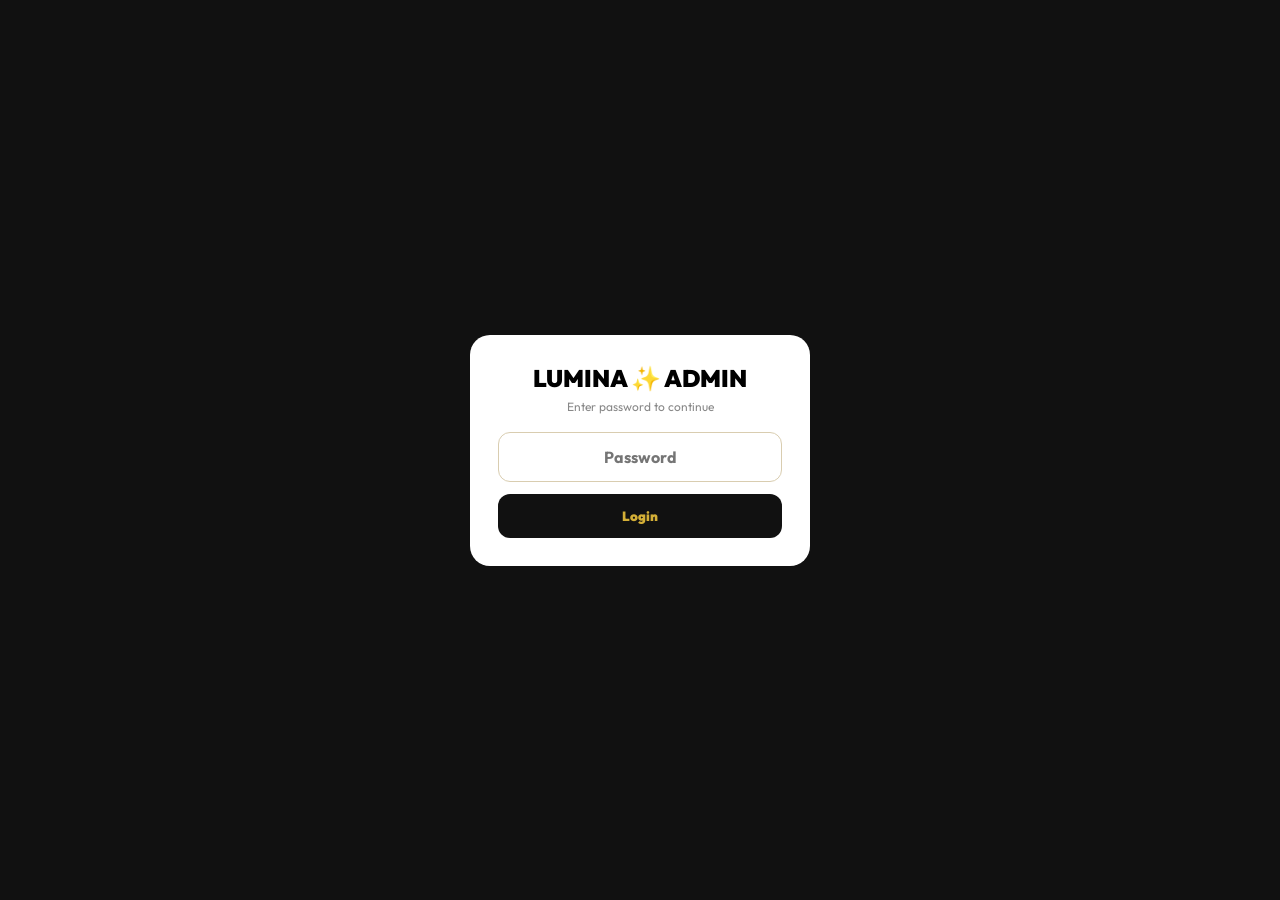
<file: admin/index.html>
<!DOCTYPE html>
<html>
<head>
<meta name="viewport" content="width=device-width, initial-scale=1">
<title>Lumina Admin</title>
<link href="https://fonts.googleapis.com/css2?family=Outfit:wght@400;700;900&display=swap" rel="stylesheet">
<style>
*{margin:0;padding:0;box-sizing:border-box;font-family:'Outfit',system-ui;}
body{background:#f7f3eb;min-height:100vh;overflow-x:hidden;}
.header{background:#111;color:#D4AF37;padding:18px 20px;display:flex;justify-content:space-between;align-items:center;position:sticky;top:0;z-index:10;flex-wrap:wrap;gap:10px;}
.header h1{font-size:18px;font-weight:900;flex:1;min-width:120px;}
.tabs{display:flex;gap:6px;padding:12px 12px;overflow-x:auto;scrollbar-width:none;}
.tab{flex:0 0 auto;padding:10px 14px;border-radius:12px;border:1px solid #d9cdb0;background:white;font-weight:900;font-size:11px;cursor:pointer;white-space:nowrap;}
.tab.active{background:#111;color:#D4AF37;}
.stats{display:grid;grid-template-columns:1fr 1fr 1fr;gap:12px;padding:0 16px 16px;}
.stat-card{background:white;border-radius:16px;padding:14px;border:1px solid #e8e0cc;text-align:center;}
.stat-card b{font-size:20px;display:block;}
.stat-card p{font-size:10px;color:#888;font-weight:700;margin-top:4px;text-transform:uppercase;}
.stat-card.gold{background:linear-gradient(135deg,#111,#2a2a2a);border:1px solid #D4AF37;}
.stat-card.gold b{color:#D4AF37;}
.controls{padding:0 16px 16px;display:flex;gap:8px;}
.controls input,.controls select{flex:1;padding:12px;border-radius:12px;border:1px solid #d9cdb0;background:white;font-weight:600;font-size:12px;min-width:0;}
#list{padding:0 16px 100px;display:grid;gap:12px;}
.card{background:white;border-radius:20px;padding:16px;border:1px solid #eee;box-shadow:0 2px 12px rgba(0,0,0,0.04);position:relative;overflow:hidden;}
.card::before{content:'';position:absolute;left:0;top:0;bottom:0;width:5px;background:#D4AF37;}
.code{font-weight:900;background:#111;color:#D4AF37;padding:4px 10px;border-radius:8px;font-size:11px;}
.status{padding:5px 10px;border-radius:20px;font-size:10px;font-weight:900;text-transform:uppercase;}
.Paid,.Approved{background:#dcfce7;color:#166534;}.Awaiting{background:#fee2e2;color:#991b1b;}.Unpaid{background:#fef3c7;color:#92400e;}.Cancelled{background:#f3f4f6;color:#666;}.Checked-In{background:#111;color:#D4AF37;}.Disapproved{background:#fee2e2;color:#991b1b;}.Checked-Out{background:#dbeafe;color:#1e40af;}
.actions{margin-top:12px;display:grid;gap:8px;}
.actions.two{grid-template-columns:1fr 1fr;}.actions.three{grid-template-columns:1fr 1fr 1fr;}
.actions button{padding:11px;border-radius:12px;border:none;font-size:11px;font-weight:800;cursor:pointer;}
.actions button:disabled{opacity:0.35;pointer-events:none;}
.btn-approve{background:#111;color:#D4AF37;}.btn-disapprove{background:#fee2e2;color:#991b1b;border:1px solid #fca5a5!important;}.btn-check{background:#D4AF37;color:#111;}.btn-cancel{background:#f5f5f5;color:#999;border:1px solid #ddd!important;}.btn-delete{background:#000;color:white;}
.room-card{background:white;border-radius:20px;padding:16px;border:1px solid #e8e0cc;display:flex;justify-content:space-between;align-items:center;gap:10px;}
.room-card b{font-size:14px;}
.room-card input{width:65px;padding:8px;border-radius:8px;border:1px solid #d9cdb0;text-align:center;font-weight:800;}
.room-number-input{appearance:textfield;-moz-appearance:textfield;-webkit-appearance:none;}
#addModal{display:none;position:fixed;inset:0;background:rgba(0,0,0,0.6);z-index:100;align-items:center;justify-content:center;padding:16px;}
#addModal.open{display:flex;}
.modal-box{background:white;border-radius:20px;padding:20px;width:100%;max-width:400px;max-height:90vh;overflow-y:auto;}
.modal-box h2{font-size:16px;font-weight:900;margin-bottom:12px;}
.modal-box input,.modal-box select{width:100%;padding:12px;border-radius:10px;border:1px solid #d9cdb0;margin-bottom:10px;font-weight:600;}
#loginScreen.hidden{display:none!important;}
@media(max-width:600px){
.header{padding:12px 12px;gap:8px;}
.header h1{font-size:14px;min-width:100px;}
.tabs{padding:8px 10px;gap:6px;}
.tab{padding:8px 11px;font-size:10px;}
.stats{gap:8px;padding:0 10px 12px;}
 #list{padding:0 10px 100px;}
.room-card{flex-direction:column;align-items:flex-start;}
}
</style>
</head>
<body>
<div id="loginScreen" style="position:fixed;inset:0;background:#111;z-index:9999;display:flex;align-items:center;justify-content:center;padding:20px;">
  <div style="background:white;border-radius:20px;padding:28px;width:100%;max-width:340px;text-align:center;">
    <h2 style="font-weight:900;margin-bottom:6px;">LUMINA ✨ ADMIN</h2>
    <p style="font-size:12px;color:#888;margin-bottom:18px;">Enter password to continue</p>
    <input id="adminPassInput" type="password" placeholder="Password" style="width:100%;padding:14px;border-radius:12px;border:1px solid #d9cdb0;font-weight:700;text-align:center;font-size:16px;">
    <button onclick="loginAdmin()" style="width:100%;margin-top:12px;padding:14px;border-radius:12px;border:none;background:#111;color:#D4AF37;font-weight:900;cursor:pointer;">Login</button>
    <p id="loginError" style="color:#991b1b;font-size:11px;font-weight:800;margin-top:10px;display:none;">Wrong password</p>
  </div>
</div>
<div class="header"><h1>LUMINA ✨ ADMIN</h1><div style="display:flex;gap:8px;align-items:center;flex-wrap:wrap;"><button onclick="openAddBooking()" style="background:#D4AF37;color:#111;border:none;padding:8px 14px;border-radius:10px;font-weight:900;font-size:12px;cursor:pointer;">➕ Add</button><span id="count">0 bookings</span><button onclick="logoutAdmin()" style="background:#222;color:#D4AF37;border:1px solid #D4AF37;padding:8px 12px;border-radius:10px;font-weight:900;font-size:11px;cursor:pointer;">Logout</button></div></div>
<div class="tabs">
  <button class="tab active" id="tabAll" onclick="switchTab('all')">📋 Bookings</button>
  <button class="tab" id="tabCheck" onclick="switchTab('checked')">🏨 Checked-In</button>
  <button class="tab" id="tabDis" onclick="switchTab('disapproved')">⛔ Disapproved</button>
  <button class="tab" id="tabOut" onclick="switchTab('checkout')">✅ Checked-Out</button>
  <button class="tab" id="tabRooms" onclick="switchTab('rooms')">🛏️ Rooms</button>
</div>
<div class="stats" id="stats">
  <div class="stat-card gold"><b id="totalRev">$0</b><p>Total Revenue</p></div>
  <div class="stat-card"><b id="totalBook">0</b><p>Bookings</p></div>
  <div class="stat-card"><b id="pending">0</b><p>Awaiting</p></div>
</div>
<div class="controls" id="controls">
  <input id="search" placeholder="🔍 Search name, phone, code..." oninput="filterCards()">
  <select id="filterStatus" onchange="filterCards()"><option value="all">All Status</option><option value="Paid">Paid</option><option value="Awaiting">Awaiting</option><option value="Approved">Approved</option><option value="Disapproved">Disapproved</option><option value="Checked-In">Checked-In</option></select>
</div>
<div id="list">Loading...</div>
<div id="addModal" onclick="if(event.target===this) closeAddBooking()">
  <div class="modal-box">
    <h2>➕ Add Booking Manually</h2>
    <input id="abName" placeholder="Guest Name *">
    <input id="abPhone" placeholder="Phone *">
    <input id="abEmail" placeholder="Email (optional)">
    <select id="abRoom"></select>
    <div style="display:grid;grid-template-columns:1fr 1fr;gap:8px;"><input id="abCheckin" type="date"><input id="abCheckout" type="date"></div>
    <div style="display:grid;grid-template-columns:1fr 1fr;gap:8px;"><input id="abGuests" placeholder="Guests" value="2 guests · 1 room"><input id="abAmount" type="text" inputmode="numeric" placeholder="Amount e.g. 420"></div>
    <select id="abPay"><option value="Pay at Hotel">Pay at Hotel</option><option value="Cash">Cash</option><option value="OPay Transfer">OPay Transfer</option><option value="Bank Transfer">Bank Transfer</option></select>
    <select id="abStatus"><option value="Approved">Approved - Paid</option><option value="Checked-In">Checked-In - Now in hotel</option><option value="Unpaid">Unpaid</option><option value="Awaiting Verification">Awaiting Verification</option></select>
    <div style="display:grid;grid-template-columns:1fr 1fr;gap:8px;margin-top:12px;">
      <button onclick="closeAddBooking()" style="padding:12px;border-radius:10px;border:1px solid #ddd;background:white;font-weight:800;">Cancel</button>
      <button onclick="submitManualBooking()" id="abBtn" style="padding:12px;border-radius:10px;border:none;background:#111;color:#D4AF37;font-weight:900;">Add Booking</button>
    </div>
  </div>
</div>
<script>
const ADMIN_PASSWORD = "Lumina2025";
const LOGIN_KEY = "lumina_admin_logged";
function checkLogin(){ if(localStorage.getItem(LOGIN_KEY) === "yes"){ document.getElementById('loginScreen').classList.add('hidden'); } }
function loginAdmin(){
  const input = document.getElementById('adminPassInput').value;
  if(input === ADMIN_PASSWORD){ localStorage.setItem(LOGIN_KEY, "yes"); document.getElementById('loginScreen').classList.add('hidden'); document.getElementById('loginError').style.display = "none"; } else { document.getElementById('loginError').style.display = "block"; }
}
function logoutAdmin(){ if(!confirm("Logout?")) return; localStorage.removeItem(LOGIN_KEY); location.reload(); }
document.addEventListener('DOMContentLoaded', ()=>{
  checkLogin();
  const passInput = document.getElementById('adminPassInput');
  if(passInput){ passInput.addEventListener('keydown', (e)=>{ if(e.key === 'Enter') loginAdmin(); }); }
});
const SCRIPT_URL = "https://script.google.com/macros/s/AKfycbwOpjUjfg0j0cO1mYlMNs2lU89gSl2kAfl4_Ujry9rqmxcdcydQLF_mqyKa0_hnSZ1xtQ/exec";
let allData = [];
let roomsData = [];
let currentTab = 'all';
let isLoading = false;
let isSaving = false;

async function loadAll(){
  if(isLoading || isSaving) return;
  isLoading = true;
  if(currentTab!=='rooms'){
    document.getElementById('list').innerHTML = '<div style="text-align:center;padding:40px;color:#999;">Loading bookings... Wait 10 sec.</div>';
  }
  try{
    const r1 = await fetch(`${SCRIPT_URL}?rooms=true&t=${Date.now()}`, {cache:"no-store"});
    if(r1.ok){ const txt = await r1.text(); try{ roomsData = JSON.parse(txt); }catch(e){ roomsData = []; } }
  }catch(e){}
  try{
    const r2 = await fetch(`${SCRIPT_URL}?t=${Date.now()}`, {cache:"no-store"});
    if(r2.ok){
      const txt = await r2.text();
      try{ allData = JSON.parse(txt); }catch(e){}
    }
  }catch(e){}
  document.getElementById('count').innerText = `${allData.length} bookings`;
  document.getElementById('totalBook').innerText = allData.length;
  const rev = allData.filter(b=>{ const s=String(b.status||""); return s.includes("Paid")||s.includes("Approved")||s.includes("Checked-In")||s.includes("Checked-Out"); }).reduce((s,b)=>s+(parseFloat(b.amount)||0),0);
  document.getElementById('totalRev').innerText = "$"+rev.toLocaleString();
  document.getElementById('pending').innerText = allData.filter(b=>String(b.status||'').toLowerCase().includes('await')).length;
  fillRoomSelect();
  renderTab();
  isLoading=false;
}
function switchTab(tab){
  currentTab = tab;
  document.getElementById('tabAll').classList.toggle('active',tab==='all');
  document.getElementById('tabCheck').classList.toggle('active',tab==='checked');
  document.getElementById('tabDis').classList.toggle('active',tab==='disapproved');
  document.getElementById('tabOut').classList.toggle('active',tab==='checkout');
  document.getElementById('tabRooms').classList.toggle('active',tab==='rooms');
  document.getElementById('stats').style.display = tab==='rooms'?'none':'grid';
  document.getElementById('controls').style.display = tab==='rooms'?'none':'flex';
  renderTab();
}
function renderTab(){
  if(currentTab==='rooms'){ renderRooms(); return; }
  let filtered = allData.filter(b=>{
    const st = String(b.status||"");
    if(currentTab==='all') return!st.includes('Checked-In') &&!st.includes('Checked-Out') &&!st.includes('Disapproved') &&!st.includes('Cancelled');
    if(currentTab==='checked') return st.includes('Checked-In');
    if(currentTab==='disapproved') return st.includes('Disapproved');
    if(currentTab==='checkout') return st.includes('Checked-Out');
    return true;
  });
  const q = (document.getElementById('search').value||'').toLowerCase();
  const f = document.getElementById('filterStatus').value;
  filtered = filtered.filter(b=>{
    const matchSearch = (b.name+' '+b.phone+' '+b.code+' '+b.room).toLowerCase().includes(q);
    const matchStatus = f==='all' || String(b.status||'').includes(f);
    return matchSearch && matchStatus;
  });
  render(filtered);
}
function renderRooms(){
  if(!roomsData || roomsData.length===0){
    document.getElementById('list').innerHTML = `<div class="room-card"><b>Room Inventory</b></div><div style="text-align:center;padding:30px;background:white;border-radius:16px;">No rooms data</div>`;
    return;
  }
  let html = `<div class="room-card" style="background:#111;color:#D4AF37;"><b>Room Inventory</b><span style="font-size:10px;">Edit then save at bottom</span></div>`;
  roomsData.forEach((r, idx)=>{
    html += `<div class="room-card"><div><b>${r.roomType}</b><div style="font-size:11px;color:#666;" id="label-${idx}">${r.available} avail / ${r.total} total</div></div>
      <div style="display:flex;gap:8px;">
        <div style="text-align:center;"><div style="font-size:9px;color:#888;">TOTAL</div><input id="total-${idx}" type="number" inputmode="numeric" value="${r.total}" style="width:60px;padding:8px;border-radius:8px;border:1px solid #d9cdb0;text-align:center;font-weight:800;"></div>
        <div style="text-align:center;"><div style="font-size:9px;color:#888;">AVAIL</div><input id="avail-${idx}" type="number" inputmode="numeric" value="${r.available}" style="width:60px;padding:8px;border-radius:8px;border:1px solid #d9cdb0;text-align:center;font-weight:800;background:#f7f3eb;"></div>
      </div></div>`;
  });
  html += `<div style="background:white;border-radius:16px;padding:14px;border:1px solid #D4AF37;margin-top:12px;text-align:center;">
    <div id="saveRoomsMsg" style="font-size:11px;font-weight:800;margin-bottom:10px;color:#666;">After editing all rooms, click SAVE below</div>
    <button id="saveRoomsBtn" onclick="saveAllRooms()" style="width:100%;padding:14px;border-radius:12px;border:none;background:#111;color:#D4AF37;font-weight:900;font-size:13px;">💾 SAVE ALL ROOMS TO WEBSITE</button>
  </div>`;
  document.getElementById('list').innerHTML = html;
}
async function saveAllRooms(){
  if(isSaving) return;
  const btn = document.getElementById('saveRoomsBtn');
  const msg = document.getElementById('saveRoomsMsg');
  isSaving = true;
  btn.disabled = true;
  try{
    for(let idx=0; idx<roomsData.length; idx++){
      const r = roomsData[idx];
      const roomType = r.roomType;
      const totalInput = document.getElementById(`total-${idx}`);
      const availInput = document.getElementById(`avail-${idx}`);
      const total = parseInt(totalInput.value) || 0;
      const available = parseInt(availInput.value) || 0;
      msg.innerText = `Saving ${idx+1}/${roomsData.length}: ${roomType} - Total ${total}, Avail ${available}`;
      btn.innerText = `Saving ${idx+1}/${roomsData.length}...`;
      msg.style.color = "#888";
      await fetch(SCRIPT_URL,{method:"POST",mode:"no-cors",body:JSON.stringify({action:"updateRoom",roomType,total})});
      await new Promise(r=>setTimeout(r,1500));
      await fetch(SCRIPT_URL,{method:"POST",mode:"no-cors",body:JSON.stringify({action:"updateRoomAvail",roomType,available})});
      await new Promise(r=>setTimeout(r,1500));
    }
    msg.style.color="#166534";
    msg.innerText = `✅ Saved ${roomsData.length} rooms! Reloading...`;
    btn.innerText = "✅ Saved! Reloading...";
    setTimeout(()=>{ isSaving=false; loadAll(); },3000);
  }catch(e){
    msg.style.color="#991b1b";
    msg.innerText = "❌ Failed: "+e.message;
    btn.disabled=false;
    btn.innerText="💾 SAVE ALL ROOMS TO WEBSITE";
    isSaving=false;
  }
}
function render(data){
  if(!data||data.length===0){
    document.getElementById('list').innerHTML=`<div style="text-align:center;padding:40px;color:#999;background:white;border-radius:16px;">No bookings in this tab<br><br><button onclick="loadAll()" style="padding:10px 16px;background:#111;color:#D4AF37;border:none;border-radius:10px;font-weight:900;">🔄 Reload</button></div>`;
    return;
  }
  document.getElementById('list').innerHTML=data.slice().reverse().map(b=>{
    const st=String(b.status||'Unpaid'); const pay=String(b.payMethod||'');
    const cardClass=st.includes('Approved')?'Approved':st.includes('Checked-In')?'Checked-In':st.includes('Checked-Out')?'Checked-Out':st.includes('Disapproved')?'Disapproved':st.includes('Cancelled')?'Cancelled':st.includes('Paid')?'Paid':st.includes('Awaiting')?'Awaiting':'Unpaid';
    const isApproved = st.includes('Approved') || st.includes('Paid');
    let buttonsHtml='';
    if(currentTab==='checked'){ buttonsHtml=`<div class="actions"><button class="btn-cancel" onclick="updateStatus('${b.code}','Checked-Out')">✅ Check-Out (+1 room back)</button></div>`; }
    else if(currentTab==='disapproved'){ buttonsHtml=`<div class="actions"><button class="btn-delete" onclick="deleteBooking('${b.code}')">🗑️ Delete Permanently</button></div>`; }
    else if(currentTab==='checkout'){ buttonsHtml=`<div style="font-size:11px;color:#888;padding:8px;">Checked out - History kept</div>`; }
    else{
      const isHotel=pay.toLowerCase().includes('hotel');
      if(isHotel){ buttonsHtml=`<div class="actions two"><button id="checkin-${b.code}" class="btn-check" onclick="updateStatus('${b.code}','Checked-In')">🏨 Check-In (-1)</button><button class="btn-cancel" onclick="updateStatus('${b.code}','Cancelled')">❌ Cancel</button></div>`; }
      else{ 
        const approveDisabled = isApproved ? 'disabled' : '';
        const checkinDisabled = isApproved ? '' : 'disabled';
        const approveText = isApproved ? '✅ Approved' : '✅ Approve';
        buttonsHtml=`<div class="actions three">
          <button id="approve-${b.code}" class="btn-approve" ${approveDisabled} onclick="updateStatus('${b.code}','Approved')">${approveText}</button>
          <button class="btn-disapprove" onclick="updateStatus('${b.code}','Disapproved')">⛔ Disapprove</button>
          <button id="checkin-${b.code}" class="btn-check" ${checkinDisabled} onclick="updateStatus('${b.code}','Checked-In')">🏨 Check-In</button>
        </div>`; 
      }
    }
    return `<div class="card ${cardClass}"><div style="display:flex;justify-content:space-between;"><span class="code">${b.code}</span><span class="status ${cardClass}">${st}</span></div><div style="margin-top:8px;font-size:13px;"><b>${b.name}</b> • ${b.phone}<br>🏨 ${b.room} • ${b.checkin} → ${b.checkout}<br>💰 $${b.amount} • ${pay}</div>${buttonsHtml}</div>`;
  }).join('');
}
async function updateStatus(code,newStatus){
  const approveBtn = document.getElementById(`approve-${code}`);
  const checkinBtn = document.getElementById(`checkin-${code}`);
  if(!confirm(`Change ${code} to ${newStatus}?`)) return;
  
  if(newStatus === 'Approved'){
    if(approveBtn){
      approveBtn.disabled = true;
      approveBtn.innerText = "✅ Approved";
      approveBtn.style.opacity = "0.5";
    }
    if(checkinBtn){
      checkinBtn.disabled = false;
      checkinBtn.style.opacity = "1";
    }
  }
  if(newStatus === 'Checked-In' && checkinBtn){
    checkinBtn.disabled = true;
    checkinBtn.innerText = "🏨 Checking-In...";
  }

  await fetch(SCRIPT_URL,{method:"POST",mode:"no-cors",body:JSON.stringify({action:"updateStatus",code,newStatus})}); 
  setTimeout(loadAll,1500); 
}
async function deleteBooking(code){ if(!confirm(`DELETE ${code}?`)) return; await fetch(SCRIPT_URL,{method:"POST",mode:"no-cors",body:JSON.stringify({action:"deleteBooking",code})}); setTimeout(loadAll,1500); }
function filterCards(){ renderTab(); }
function fillRoomSelect(){ const sel=document.getElementById('abRoom'); if(!sel) return; if(!roomsData||roomsData.length===0){ sel.innerHTML='<option>Loading...</option>'; return; } sel.innerHTML=roomsData.map(r=>`<option value="${r.roomType}">${r.roomType} - ${r.available} avail</option>`).join(''); }
function openAddBooking(){ fillRoomSelect(); document.getElementById('addModal').classList.add('open'); }
function closeAddBooking(){ document.getElementById('addModal').classList.remove('open'); }
async function submitManualBooking(){
  const name=document.getElementById('abName').value.trim(); const phone=document.getElementById('abPhone').value.trim(); const email=document.getElementById('abEmail').value.trim(); const room=document.getElementById('abRoom').value; const checkin=document.getElementById('abCheckin').value; const checkout=document.getElementById('abCheckout').value; const guests=document.getElementById('abGuests').value; const amount=document.getElementById('abAmount').value; const payMethod=document.getElementById('abPay').value; const status=document.getElementById('abStatus').value;
  if(!name||!phone||!room||!checkin||!checkout){ alert("Fill Name, Phone, Room, Dates"); return; }
  const btn=document.getElementById('abBtn'); btn.disabled=true; btn.innerText="Saving..."; const code='LMN-MANUAL-'+Date.now().toString().slice(-6); const nights=Math.max(1,Math.round((new Date(checkout)-new Date(checkin))/(1000*60*60*24))); const payload={action:"book",name,phone,email,room,price:parseFloat(amount)||0,checkin,checkout,guests,payMethod,status,nights,amount:parseFloat(amount)||0,receiptBase64:"",receiptName:"",receiptMime:"",paystackRef:"",bookingCode:code};
  await fetch(SCRIPT_URL,{method:"POST",mode:"no-cors",body:JSON.stringify(payload)}); alert("Added: "+code); closeAddBooking(); btn.disabled=false; btn.innerText="Add Booking"; setTimeout(loadAll,1500);
}
loadAll();
</script>
</body>
</html>
</file>
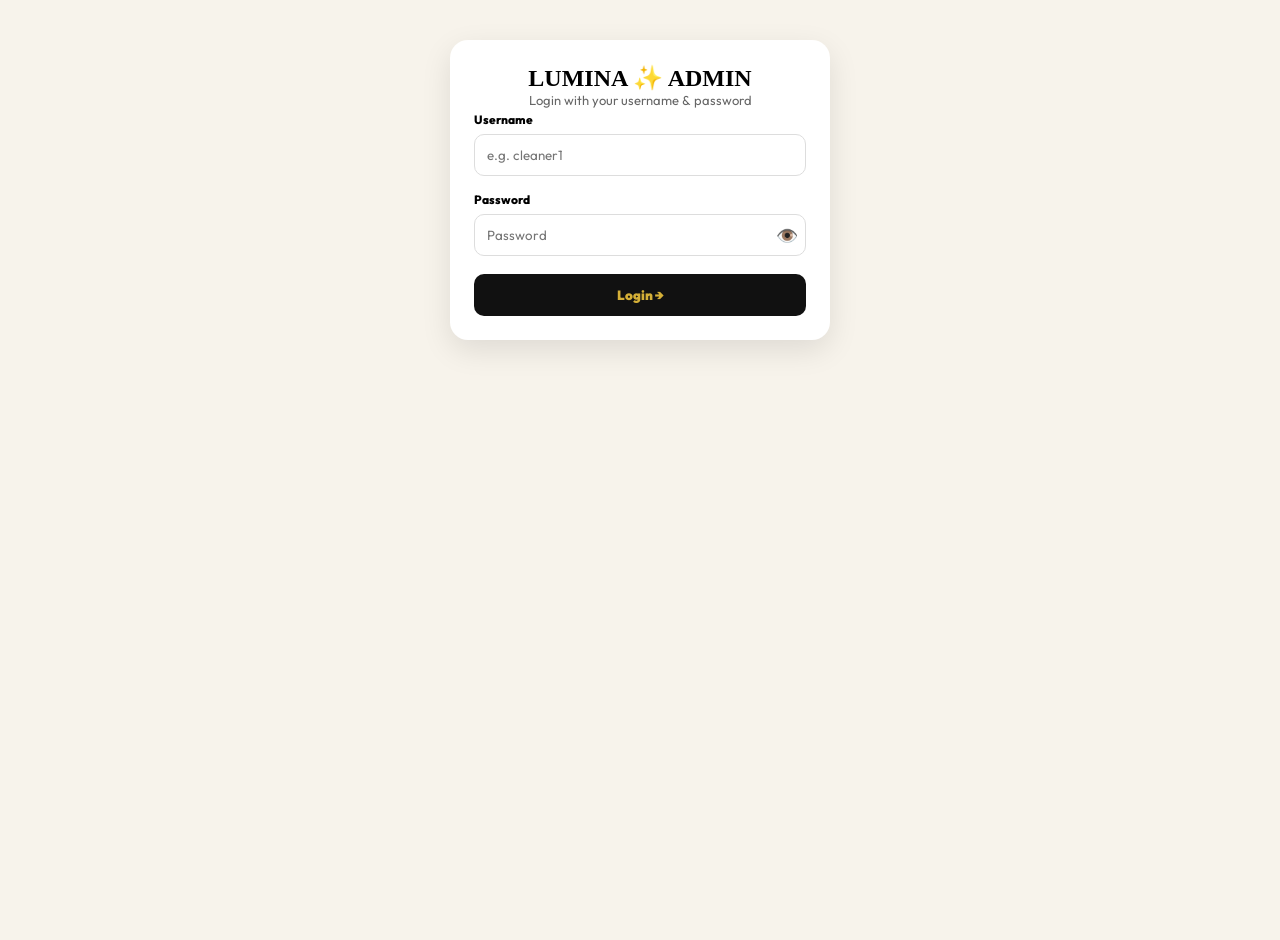
<file: pro_admin/index.html>
<!DOCTYPE html>
<html>
<head>
<meta name="viewport" content="width=device-width, initial-scale=1">
<title>Lumina Admin</title>
<link href="https://fonts.googleapis.com/css2?family=Outfit:wght@400;700;900&display=swap" rel="stylesheet">
<style>
*{margin:0;padding:0;box-sizing:border-box;font-family:'Outfit',system-ui;}
body{background:#f7f3eb;min-height:100vh;overflow-x:hidden;}
.header{background:#111;color:#D4AF37;padding:18px 20px;display:flex;justify-content:space-between;align-items:center;position:sticky;top:0;z-index:10;flex-wrap:wrap;gap:10px;}
.header h1{font-size:18px;font-weight:900;flex:1;min-width:120px;}
/* === TABS - Scrollable, no scatter, no cut === */
.tabs{
  display:flex;
  flex-wrap:nowrap; /* NEVER wrap — keep for one line */
  gap:6px;
  padding:12px 12px;
  overflow-x:auto; /* scroll left-right */
  overflow-y:hidden;
  scrollbar-width:none;
  -webkit-overflow-scrolling:touch;
  scroll-snap-type:x proximity;
  width:100%;
  max-width:100%;
  box-sizing:border-box;
}
.tabs::-webkit-scrollbar{display:none;}
.tab{
  flex:0 0 auto; /* NEVER shrink, NEVER grow — keep size */
  padding:10px 14px;
  border-radius:12px;
  border:1px solid #d9cdb0;
  background:white;
  font-weight:900;
  font-size:11px;
  cursor:pointer;
  white-space:nowrap; /* NEVER break text to 2 lines */
  scroll-snap-align:start;
  user-select:none;
  -webkit-tap-highlight-color:transparent;
}
.tab.active{background:#111;color:#D4AF37;border-color:#111;}
.stats{display:grid;grid-template-columns:1fr 1fr 1fr;gap:12px;padding:0 16px 16px;}
.stat-card{background:white;border-radius:16px;padding:14px;border:1px solid #e8e0cc;text-align:center;}
.stat-card b{font-size:20px;display:block;}
.stat-card p{font-size:10px;color:#888;font-weight:700;margin-top:4px;text-transform:uppercase;}
.stat-card.gold{background:linear-gradient(135deg,#111,#2a2a2a);border:1px solid #D4AF37;}
.stat-card.gold b{color:#D4AF37;}
.controls{padding:0 16px 16px;display:flex;gap:8px;}
.controls input,.controls select{flex:1;padding:12px;border-radius:12px;border:1px solid #d9cdb0;background:white;font-weight:600;font-size:12px;min-width:0;}
#list{padding:0 16px 100px;display:grid;gap:12px;}
.card{background:white;border-radius:20px;padding:16px;border:1px solid #eee;box-shadow:0 2px 12px rgba(0,0,0,0.04);position:relative;overflow:hidden;}
.card::before{content:'';position:absolute;left:0;top:0;bottom:0;width:5px;background:#D4AF37;}
.code{font-weight:900;background:#111;color:#D4AF37;padding:4px 10px;border-radius:8px;font-size:11px;}
.status{padding:5px 10px;border-radius:20px;font-size:10px;font-weight:900;text-transform:uppercase;}
.Paid,.Approved{background:#dcfce7;color:#166534;}.Awaiting{background:#fee2e2;color:#991b1b;}.Unpaid{background:#fef3c7;color:#92400e;}.Cancelled{background:#f3f4f6;color:#666;}.Checked-In{background:#111;color:#D4AF37;}.Disapproved{background:#fee2e2;color:#991b1b;}.Checked-Out{background:#dbeafe;color:#1e40af;}
.actions{margin-top:12px;display:grid;gap:8px;}
.actions.two{grid-template-columns:1fr 1fr;}.actions.three{grid-template-columns:1fr 1fr 1fr;}
.actions button{padding:11px;border-radius:12px;border:none;font-size:11px;font-weight:800;cursor:pointer;}
.actions button:disabled{opacity:0.35;pointer-events:none;}
.btn-approve{background:#111;color:#D4AF37;}.btn-disapprove{background:#fee2e2;color:#991b1b;border:1px solid #fca5a5!important;}.btn-check{background:#D4AF37;color:#111;}.btn-cancel{background:#f5f5f5;color:#999;border:1px solid #ddd!important;}.btn-delete{background:#000;color:white;}
.room-card{background:white;border-radius:20px;padding:16px;border:1px solid #e8e0cc;display:flex;justify-content:space-between;align-items:center;gap:10px;}
.room-card b{font-size:14px;}
.room-card input{width:65px;padding:8px;border-radius:8px;border:1px solid #d9cdb0;text-align:center;font-weight:800;}
.room-number-input{appearance:textfield;-moz-appearance:textfield;-webkit-appearance:none;}
#addModal{display:none;position:fixed;inset:0;background:rgba(0,0,0,0.6);z-index:100;align-items:center;justify-content:center;padding:16px;}
#addModal.open{display:flex;}
.modal-box{background:white;border-radius:20px;padding:20px;width:100%;max-width:400px;max-height:90vh;overflow-y:auto;}
.modal-box h2{font-size:16px;font-weight:900;margin-bottom:12px;}
.modal-box input,.modal-box select{width:100%;padding:12px;border-radius:10px;border:1px solid #d9cdb0;margin-bottom:10px;font-weight:600;}
#loginScreen.hidden{display:none!important;}
/* === MOBILE TABS - Tight, scrollable, no scatter === */
@media(max-width:600px){
  .header{padding:12px 12px;gap:8px;}
  .header h1{font-size:14px;min-width:100px;}
  .tabs{
    padding:8px 10px;
    gap:6px;
    flex-wrap:nowrap; /* Force one line even for mobile */
    overflow-x:auto;
    overflow-y:hidden;
    -webkit-overflow-scrolling:touch;
    scrollbar-width:none;
    /* Hide scrollbar but still scrollable */
    -ms-overflow-style:none;
  }
  .tabs::-webkit-scrollbar{display:none;}
  .tab{
    flex:0 0 auto; /* Don't shrink */
    padding:9px 12px;
    font-size:10px;
    border-radius:11px;
    white-space:nowrap;
    min-width:max-content; /* Make tab as wide as its text, no squeeze */
  }
  .stats{gap:8px;padding:0 10px 12px;}
  #list{padding:0 10px 100px;}
  .room-card{flex-direction:column;align-items:flex-start;}
}

/* ===== WEBSITE EDITOR - LUMINA LUXURY STYLE ===== */
.ed-wrap{font-family:inherit;}
.ed-header{background:#111;color:#D4AF37;padding:18px;border-radius:18px;border:1px solid #D4AF37;text-align:center;}
.ed-header b{font-size:18px;letter-spacing:1px;}
.ed-header p{color:#fff;font-size:11px;opacity:.8;margin:6px 0 0;}
.ed-card{background:#fff;padding:18px;border-radius:18px;margin-top:14px;border:1px solid #EDE3C8;box-shadow:0 4px 18px rgba(0,0,0,.06);}
.ed-card h3{margin:0 0 12px 0;font-size:16px;color:#111;border-bottom:2px solid #D4AF37;padding-bottom:8px;}
.ed-card label{font-size:12px;font-weight:800;color:#555;display:block;margin-top:10px;}
.ed-card input, .ed-card textarea, .ed-card select{width:100%;padding:12px 14px;border-radius:12px;border:1.5px solid #E5DCC0;background:#FFFEFB;font-size:14px;outline:none;box-sizing:border-box;margin-top:4px;}
.ed-card input:focus, .ed-card textarea:focus{border-color:#D4AF37;box-shadow:0 0 0 3px rgba(212,175,55,.15);}
.ed-upload{width:100%;padding:14px;border:2px dashed #D4AF37;border-radius:14px;background:#FFF9E6;text-align:center;font-weight:800;color:#8A6D00;cursor:pointer;display:block;margin-top:6px;}
.ed-upload::file-selector-button{background:#111;color:#D4AF37;border:none;padding:10px 16px;border-radius:10px;font-weight:800;cursor:pointer;margin-right:10px;}
.ed-room{border:2px solid #E9DCC3;border-radius:18px;padding:14px;margin-bottom:16px;background:#FFFEFB;}
.ed-save{width:100%;background:#111;color:#D4AF37;border:none;padding:18px;border-radius:14px;font-weight:900;font-size:16px;margin-top:16px;box-shadow:0 8px 20px rgba(0,0,0,.2);}
.ed-save:active{transform:scale(.98);}
.ed-preview img{width:100%;height:140px;object-fit:cover;border-radius:12px;margin-top:8px;border:1px solid #eee;}
/* === LUMINA EDITOR FIX - PASTE AT BOTTOM === */
#list input[type="text"], #list input[type="number"], #list input[type="email"], #list input[type="tel"], #list textarea, #list select{
  width:100% !important; padding:12px 14px !important; border-radius:12px !important;
  border:1.5px solid #E5DCC0 !important; background:#FFFEFB !important; font-size:14px !important;
  box-sizing:border-box !important; margin-top:4px !important;
}
/* Choose File - make am gold + black, not plain */
#list input[type="file"]{
  width:100% !important; padding:12px !important; border:2px dashed #D4AF37 !important;
  border-radius:12px !important; background:#FFF9E6 !important; font-size:13px !important; cursor:pointer !important;
}
#list input[type="file"]::file-selector-button{
  background:#111 !important; color:#D4AF37 !important; border:none !important;
  padding:10px 16px !important; border-radius:10px !important; font-weight:800 !important; cursor:pointer !important;
}
/* Checkboxes - small + aligned, not big scattered */
#list input[type="checkbox"]{
  width:18px !important; height:18px !important; accent-color:#D4AF37 !important;
  margin:0 6px 0 0 !important; vertical-align:middle !important; flex-shrink:0 !important;
}
#list label:has(input[type="checkbox"]){
  display:inline-flex !important; align-items:center !important; gap:6px !important;
  background:#FFFEFB !important; border:1px solid #E8DCC0 !important; padding:7px 10px !important;
  border-radius:20px !important; font-size:12px !important; font-weight:700 !important; margin:4px 4px 4px 0 !important;
}
/* Show / Featured checkboxes - make dem side by side */
#list label[style*="display:flex"]{
  display:inline-flex !important; width:48% !important; margin-right:4px !important;
  background:#FFF9E6 !important; padding:10px !important; border-radius:12px !important; border:1px solid #E8DCC0 !important;
}
/* Cards */
#list > div{border-radius:18px !important;}

/* === MONEY CARDS ONLY - NOTHING ELSE === */
.stats{
  gap:10px;
}
.stat-card{
  padding:18px 10px 16px;
  box-shadow:0 6px 18px rgba(0,0,0,.07);
  position:relative;
  overflow:hidden;
}
/* Thin gold line on top - luxury touch */
.stat-card::after{
  content:''; position:absolute; left:0; right:0; top:0; height:3px;
  background:linear-gradient(90deg, #D4AF37, #F5E6A8, #D4AF37);
}
/* Numbers - make dem bigger + bolder */
.stat-card b{
  font-size:23px;
  letter-spacing:.3px;
  line-height:1.1;
}
/* Labels - small + spaced */
.stat-card p{
  letter-spacing:1.2px;
  margin-top:6px;
}

/* 1. Total Revenue - GOLD LETTER ON BLACK */
.stat-card.gold{
  background:linear-gradient(135deg, #111, #222) !important;
  border:1px solid #D4AF37 !important;
}
.stat-card.gold b{ color:#D4AF37 !important; }
.stat-card.gold p{ color:#FFF8DC !important; }

/* 2. Bookings - BLACK LETTER ON WHITE */
.stat-card:nth-child(2){
  background:#fff !important;
  border:1px solid #EDE0C0 !important;
}
.stat-card:nth-child(2) b{ color:#111 !important; }
.stat-card:nth-child(2) p{ color:#888 !important; }

/* 3. Awaiting / Balance - BLACK LETTER ON SOFT GOLD */
.stat-card:nth-child(3){
  background:#FFF9E6 !important;
  border:1px solid #D4AF37 !important;
}
.stat-card:nth-child(3) b{ color:#8A6D00 !important; }
.stat-card:nth-child(3) p{ color:#8A6D00 !important; }


/* === MONEY TAB PAGE ONLY - NOTHING ELSE === */
body.money-page #list{
  gap:14px;
}
/* All cards for Money page - luxury */
body.money-page #list > div{
  border-radius:20px !important;
  border:1px solid #EDE0C0 !important;
  box-shadow:0 6px 20px rgba(0,0,0,.06) !important;
  padding:20px !important;
  background:#fff !important;
  position:relative;
  overflow:hidden;
}
/* Gold line on top of each Money card */
body.money-page #list > div::before{
  content:''; position:absolute; left:0; right:0; top:0; height:4px;
  background:linear-gradient(90deg, #D4AF37, #F5E6A8, #D4AF37);
}
/* Titles - Daily Report, Balances, Expenses */
body.money-page #list > div b:first-child,
body.money-page #list > div strong{
  font-size:15px !important;
  letter-spacing:.3px;
  color:#111 !important;
}
/* Daily Report card - make am BLACK + GOLD, na the main card */
body.money-page #list > div:first-child{
  background:#161616 !important;
  border:1px solid #D4AF37 !important;
}
body.money-page #list > div:first-child b,
body.money-page #list > div:first-child strong{
  color:#D4AF37 !important;
}
body.money-page #list > div:first-child div{
  color:#111 !important;
}
/* Profit line - make am pop */
body.money-page #list > div:first-child b:last-child{
  color:#D4AF37 !important;
}
/* Balances Still Owed card - SOFT GOLD */
body.money-page #list > div:nth-child(2){
  background:#FFF9E6 !important;
  border-color:#D4AF37 !important;
}
body.money-page #list > div:nth-child(2) b{
  color:#8A6D00 !important;
}
/* Expenses card - WHITE + gold Add button */
body.money-page #list > div:last-child{
  background:#fff !important;
  color:#111
}



</style>
</head>
<body>
<!-- LOGIN CARD - Rumago style -->
<div id="loginCard" style="max-width:380px;margin:40px auto;background:#fff;padding:24px;border-radius:18px;box-shadow:0 10px 30px rgba(0,0,0,.1);">
  <h2 style="text-align:center;font-family:'Playfair Display',serif;">LUMINA ✨ ADMIN</h2>
  <p style="text-align:center;color:#666;font-size:13px;">Login with your username & password</p>

  <label style="font-size:12px;font-weight:800;">Username</label>
  <input id="loginUsername" type="text" placeholder="e.g. cleaner1" value="" autocomplete="off" autocapitalize="off" spellcheck="false" name="lumina_username_xyz" readonly onfocus="this.removeAttribute('readonly')" style="width:100%;padding:12px;border-radius:10px;border:1px solid #ddd;margin:6px 0 12px 0;">

  <label style="font-size:12px;font-weight:800;">Password</label>
  <div style="position:relative;">
    <input id="loginPassword" type="password" placeholder="Password" value="" autocomplete="new-password" name="lumina_password_xyz" readonly onfocus="this.removeAttribute('readonly')" style="width:100%;padding:12px 44px 12px 12px;border-radius:10px;border:1px solid #ddd;margin:6px 0;">
    <button type="button" onclick="toggleLoginPw()" style="position:absolute;right:8px;top:50%;transform:translateY(-50%);background:none;border:none;font-size:18px;cursor:pointer;">👁️</button>
  </div>

  <div id="loginError" style="color:#dc2626;font-size:12px;display:none;margin-top:6px;"></div>
  <button onclick="doAdminLogin()" style="width:100%;background:#111;color:#D4AF37;border:none;padding:13px;border-radius:10px;font-weight:900;margin-top:12px;cursor:pointer;">Login →</button>
</div>

<div id="adminMain" style="display:none;">
<div class="header"><h1>LUMINA ✨ ADMIN</h1><div style="display:flex;gap:8px;align-items:center;flex-wrap:wrap;"><button id="addBookingBtn" onclick="openAddBooking()" style="background:#D4AF37;color:#111;border:none;padding:8px 14px;border-radius:10px;font-weight:900;font-size:12px;cursor:pointer;">➕ Add</button>
<span id="count">0 bookings</span><button onclick="logoutAdmin()" style="background:#222;color:#D4AF37;border:1px solid #D4AF37;padding:8px 12px;border-radius:10px;font-weight:900;font-size:11px;cursor:pointer;">Logout</button></div></div>
<div style="display:flex;justify-content:space-between;align-items:center;background:#111;color:#D4AF37;padding:10px 14px;margin:0 16px 12px;border-radius:14px;">
  <span id="roleLabel" style="font-size:12px;">Logged in: MANAGER</span>
</div>
<div class="tabs">
  <button class="tab" id="tabStaff" onclick="switchTab('staff')">👥 Staff</button>
  <button class="tab active" id="tabAll" onclick="switchTab('all')">📋 Bookings</button>
  <button class="tab" id="tabToday" onclick="switchTab('today')">🗓️ TODAY</button>
  <button class="tab" id="tabBoard" onclick="switchTab('board')">🛏️ Room Board</button>
  <button class="tab" id="tabCheck" onclick="switchTab('checked')">🏨 Checked-In</button>
  <button class="tab" id="tabDis" onclick="switchTab('disapproved')">⛔ Disapproved</button>
  <button class="tab" id="tabOut" onclick="switchTab('checkout')">✅ Checked-Out</button>
  <button class="tab" id="tabMoney" onclick="markMoneyPage('money'); switchTab('money')">💰 Money</button>
  <button class="tab" id="tabPos" onclick="switchTab('pos')">🍽️ POS / Pool</button>
 <button id="addExpenseBtn" onclick="openExpenseModal()" class="tab" style="background:#fee2e2;border:1px solid #fca5a5;color:#991b1b;">🧾 + Add Expense</button>
  <button class="tab" id="tabRooms" onclick="switchTab('rooms')">🛏️ Rooms</button>
  <button class="tab" id="tabMonthly" onclick="switchTab('monthly')">📅 Monthly Review</button>
  <button class="tab" id="tabEditor" onclick="switchTab('editor')">🌐 Website Editor</button>
</div>
<div class="stats" id="stats">
  <div class="stat-card gold"><b id="totalRev">$0</b><p>Total Revenue</p></div>
  <div class="stat-card"><b id="totalBook">0</b><p>Bookings</p></div>
  <div class="stat-card"><b id="pending">0</b><p>Awaiting</p></div>
</div>
<div class="controls" id="controls">
  <input id="search" placeholder="🔍 Search name, phone, code..." oninput="filterCards()">
  <select id="filterStatus" onchange="filterCards()"><option value="all">All Status</option><option value="Paid">Paid</option><option value="Awaiting">Awaiting</option><option value="Approved">Approved</option><option value="Disapproved">Disapproved</option><option value="Checked-In">Checked-In</option></select>
</div>
<div id="list">Loading...</div>
<div id="addModal" onclick="if(event.target===this) closeAddBooking()">
  <div class="modal-box">
    <h2>➕ Add Booking Manually</h2>
    <input id="abName" placeholder="Guest Name *">
    <input id="abPhone" placeholder="Phone *">
    <input id="abEmail" placeholder="Email (optional)">
<select id="manualRoomType" onchange="updateManualRoomNumbers()">
  <option value="The Grand Opera Suite">The Grand Opera Suite - 5 avail</option>
  <option value="Eiffel River View Room">Eiffel River View Room - 5 avail</option>
  <option value="Deluxe King Room">Deluxe King Room - 5 avail</option>
  <option value="Executive Double Room">Executive Double Room - 5 avail</option>
  <option value="Family Suite">Family Suite - 5 avail</option>
  <option value="Penthouse Loft">Penthouse Loft - 5 avail</option>
</select>
<select id="manualRoomNumber">
  <option>Loading rooms...</option>
</select>
    <div style="display:grid;grid-template-columns:1fr 1fr;gap:8px;"><input id="abCheckin" type="date"><input id="abCheckout" type="date"></div>
    <div style="display:grid;grid-template-columns:1fr 1fr;gap:8px;"><input id="abGuests" placeholder="Guests" value="2 guests · 1 room"><input id="abAmount" type="text" inputmode="numeric" placeholder="Amount e.g. 420"></div>
    <select id="abPay"><option value="Pay at Hotel">Pay at Hotel</option><option value="Cash">Cash</option><option value="OPay Transfer">OPay Transfer</option><option value="Bank Transfer">Bank Transfer</option></select>
    <select id="abStatus"><option value="Approved">Approved - Paid</option><option value="Checked-In">Checked-In - Now in hotel</option><option value="Unpaid">Unpaid</option><option value="Awaiting Verification">Awaiting Verification</option></select>
    <div style="display:grid;grid-template-columns:1fr 1fr;gap:8px;margin-top:12px;">
      <button onclick="closeAddBooking()" style="padding:12px;border-radius:10px;border:1px solid #ddd;background:white;font-weight:800;">Cancel</button>
      <button onclick="submitManualBooking()" id="abBtn" style="padding:12px;border-radius:10px;border:none;background:#111;color:#D4AF37;font-weight:900;">Add Booking</button>
    </div>
  </div>
</div>

<!-- STAFF TAB -->
<div id="staffTab" style="display:none;">
  <h3>👥 Staff Accounts</h3>
  <div style="background:#fff;padding:16px;border-radius:14px;">
    <label>Name</label>
    <input id="newStaffName" placeholder="Full name" style="width:100%;padding:12px;border-radius:10px;border:1px solid #ddd;margin:6px 0;">
    <label>Username</label>
    <input id="newStaffUser" placeholder="e.g. cashier1" style="width:100%;padding:12px;border-radius:10px;border:1px solid #ddd;margin:6px 0;">
    <label>Role</label>
   <select id="newStaffRole" style="width:100%;padding:12px;border-radius:10px;border:1px solid #ddd;margin:6px 0;">
  <option value="Manager">Manager</option>
  <option value="Receptionist">Receptionist</option>
  <option value="Cashier">Cashier</option>
  <option value="Kitchen">Kitchen</option>
  <option value="Cleaner">Cleaner</option>
  <option value="Accountant">Accountant</option>
  <option value="Admin">Admin</option>
</select>
    <button onclick="createStaff()" style="width:100%;background:#111;color:#D4AF37;border:none;padding:13px;border-radius:10px;font-weight:900;">Generate Password + Save Staff →</button>
    <div id="newStaffResult" style="margin-top:10px;font-size:13px;background:#FFF8E6;padding:10px;border-radius:10px;display:none;"></div>
  </div>
  <div id="staffList" style="margin-top:16px;"></div>
</div>
<script>
// ===== LOGOUT - FIXED: No LOGIN_KEY, clears everything =====
function logoutAdmin(){
  if(!confirm("Logout?")) return;
  try{
    localStorage.removeItem('lumina_admin');
    localStorage.removeItem('lumina_role');
    localStorage.removeItem('lumina_staff');
    // Clear session storage too, just in case
    sessionStorage.clear();
  }catch(e){ console.log('Logout clear error:', e); }

    clearLoginFields();
  // Force reload with cache bypass so login screen show
  location.href = location.pathname + '?logout=' + Date.now();
}
function adminLogout(){ logoutAdmin(); }
document.addEventListener('DOMContentLoaded', ()=>{
  checkLogin();
  const passInput = document.getElementById('adminPassInput');
  if(passInput){ passInput.addEventListener('keydown', (e)=>{ if(e.key === 'Enter') loginAdmin(); }); }
});
const SCRIPT_URL = "https://script.google.com/macros/s/AKfycbwR1T2dlroFlXNZq20is5C1hc2xrHY2jRTKtAUhUKSBgDxmXdmN28oz0tAL9clv2TteSQ/exec";

let allData = [];
let roomsData = [];
let currentTab = 'all';
let isLoading = false;
let isSaving = false;


// ===== LOADING STATE HELPER - Shows "Processing..." for all major actions =====
let _btnOriginal = {};

function setBtnLoading(btn, loadingText){
  if(!btn) return;
  // Save original text once
  if(!_btnOriginal[btn.id] && btn.id){
    _btnOriginal[btn.id] = btn.innerHTML;
  }
  btn.disabled = true;
  btn.style.opacity = '0.6';
  btn.style.pointerEvents = 'none';
  btn.innerHTML = `⏳ ${loadingText}`;
}

function resetBtnLoading(btn){
  if(!btn) return;
  if(btn.id && _btnOriginal[btn.id]){
    btn.innerHTML = _btnOriginal[btn.id];
  }
  btn.disabled = false;
  btn.style.opacity = '1';
  btn.style.pointerEvents = 'auto';
}

// AUTO - No need edit buttons
document.addEventListener('click', function(e){
  const btn = e.target.closest('.tab');
  if(!btn) return;
  const txt = (btn.innerText||"").toLowerCase();
  if(txt.includes('money')){
    document.body.classList.add('money-page');
  } else {
    document.body.classList.remove('money-page');
  }
});
// Full-screen loader for Login / Check-In / Check-Out — e go block screen so person no click twice
function showPageLoader(text){
  let loader = document.getElementById('globalLoader');
  if(!loader){
    loader = document.createElement('div');
    loader.id = 'globalLoader';
    loader.style.cssText = 'position:fixed;top:0;left:0;right:0;bottom:0;background:rgba(0,0,0,0.6);z-index:9999;display:flex;align-items:center;justify-content:center;flex-direction:column;color:white;font-weight:900;';
    document.body.appendChild(loader);
  }
  loader.innerHTML = `<div style="font-size:40px;animation:spin 1s linear infinite;">⏳</div><div style="margin-top:12px;font-size:16px;">${text}</div><style>@keyframes spin{0%{transform:rotate(0deg)}100%{transform:rotate(360deg)}}</style>`;
  loader.style.display = 'flex';
}
function hidePageLoader(){
  const loader = document.getElementById('globalLoader');
  if(loader) loader.style.display = 'none';
}

// ===== NEW: STAFF & ROLES - RUMAGO STYLE (Username + Hashed Password) =====
let currentAdminUser = JSON.parse(localStorage.getItem('lumina_admin') || 'null');
let currentRole = currentAdminUser?.role?.toLowerCase() || '';

// SAFE LOGIN CHECK - runs after everything don load, no go break script if anything miss
try{
  const _saved = JSON.parse(localStorage.getItem('lumina_admin') || 'null');
  const _loginCard = document.getElementById('loginCard');
  const _main = document.getElementById('adminMain');
  if(_saved && _loginCard && _main){
    _loginCard.style.display='none';
    _main.style.display='block';
    // Sync globals
    currentAdminUser = _saved;
    currentRole = (_saved.role||'').toLowerCase();
  } else if(_loginCard && _main){
    _loginCard.style.display='block';
    _main.style.display='none';
  }
}catch(e){ console.log('Login check skipped:', e); }

const ROLE_PERMS = {
  // Admin + Manager: See EVERYTHING
  admin: { tabs:['all','today','board','checked','disapproved','checkout','money','pos','rooms','staff','editor','monthly'], canApprove:true, canCash:true, canExtend:true, canUpgrade:true, canCancel:true, canSwitchStaff:true, canAddStaff:true, canSeeRevenue:true, canAddExpense:true },
  manager: { tabs:['all','today','board','checked','disapproved','checkout','money','pos','rooms','staff','editor','monthly'], canApprove:true, canCash:true, canExtend:true, canUpgrade:true, canCancel:true, canSwitchStaff:true, canAddStaff:true, canSeeRevenue:true, canAddExpense:true },

  // Receptionist: Bookings + Monthly (no revenue details, just bookings recap)
  receptionist: { tabs:['all','today','board','checked','checkout','monthly'], canApprove:false, canCash:true, canExtend:true, canUpgrade:false, canCancel:false, canSwitchStaff:false, canAddStaff:false, canSeeRevenue:false, canAddExpense:true },

  // Cleaner: ONLY Room Board
  cleaner: { tabs:['board'], canApprove:false, canCash:false, canExtend:false, canUpgrade:false, canCancel:false, canSwitchStaff:false, canAddStaff:false, canSeeRevenue:false, canAddExpense:true },

  // Accountant: Money + Monthly Review - na hin work be this
  accountant: { tabs:['money','monthly'], canApprove:false, canCash:true, canExtend:false, canUpgrade:false, canCancel:false, canSwitchStaff:false, canAddStaff:false, canSeeRevenue:true, canAddExpense:true },

  // Cashier: Money / POS + Monthly
  cashier: { tabs:['pos','money','monthly'], canApprove:false, canCash:true, canExtend:false, canUpgrade:false, canCancel:false, canSwitchStaff:false, canAddStaff:false, canSeeRevenue:true, canAddExpense:true },

  // Kitchen: ONLY POS
  kitchen: { tabs:['pos'], canApprove:false, canCash:false, canExtend:false, canUpgrade:false, canCancel:false, canSwitchStaff:false, canAddStaff:false, canSeeRevenue:false, canAddExpense:true },
};
function can(a){ return ROLE_PERMS[currentRole]?.[a]===true; }
function canSeeTab(t){ return ROLE_PERMS[currentRole]?.tabs?.includes(t); }

function applyRoleUI(){
  // 1. Tabs - hide tabs wey role no fit see
  document.querySelectorAll('.tab').forEach(btn=>{
    const map = {tabAll:'all',tabToday:'today',tabBoard:'board',tabCheck:'checked',tabDis:'disapproved',tabOut:'checkout',tabMoney:'money',tabPos:'pos',tabRooms:'rooms',tabStaff:'staff'};
    const key = map[btn.id];
    // addExpenseBtn no dey for map, so e go stay visible — good, everybody need am
    if(key && !canSeeTab(key)) btn.style.display='none'; else btn.style.display='';
  });

  const lbl = document.getElementById('roleLabel');
  if(lbl) lbl.innerText = currentAdminUser ? `Logged in: ${currentAdminUser.username} • ${currentAdminUser.role}` : 'Not logged in';

  // 2. HEADER - DO THIS BEFORE ANY return; — if you put am after return, Cleaner go skip am
  // ➕ Add: ONLY Admin / Owner, Manager, Receptionist
  const addBtn = document.getElementById('addBookingBtn');
  if(addBtn) addBtn.style.display = (['admin','manager','receptionist','reception','owner'].includes(currentRole)) ? '' : 'none';

  // Bookings count: Admin, Manager, Receptionist, Cashier, Accountant ONLY
  // Cleaner + Kitchen = NO count
  const countEl = document.getElementById('count');
  if(countEl) countEl.style.display = (['admin','manager','receptionist','reception','owner','cashier','accountant'].includes(currentRole)) ? '' : 'none';

  // Switch Staff: ONLY Admin / Manager
  const sw = document.getElementById('switchStaffBtn');
  if(sw) sw.style.display = (currentRole==='admin' || currentRole==='manager' || currentRole==='owner') ? '' : 'none';

  // Expense button: EVERYBODY — never hide am
  const expBtn = document.getElementById('addExpenseBtn');
  if(expBtn) expBtn.style.display = '';

  // 3. Cleaner / Kitchen special - hide stats + controls, go Board / POS
  // This MUST be LAST, after header logic, so header hiding no go skip
  if(currentRole==='cleaner'){
    const stats = document.getElementById('stats'); if(stats) stats.style.display='none';
    const controls = document.getElementById('controls'); if(controls) controls.style.display='none';
    setTimeout(()=>{ switchTab('board'); }, 100);
    return;
  }
  if(currentRole==='kitchen'){
    const stats = document.getElementById('stats'); if(stats) stats.style.display='none';
    const controls = document.getElementById('controls'); if(controls) controls.style.display='none';
    // No auto switch for kitchen — e go stay for POS if e click am, but no show Add/Count
    return;
  }
}

// NEW LOGIN - Username + Password + Eye icon, password hashed for Sheet
function toggleLoginPw(){
  const el = document.getElementById('loginPassword');
  if(el) el.type = el.type === 'password' ? 'text' : 'password';
}

// Force login empty - run after page load
setTimeout(()=>{
  const u = document.getElementById('loginUsername');
  const p = document.getElementById('loginPassword');
  if(u) u.value = '';
  if(p) p.value = '';
}, 500);

// ===== FORCE LOGIN FIELDS EMPTY - Kill Google Autofill =====
function clearLoginFields(){
  const u = document.getElementById('loginUsername');
  const p = document.getElementById('loginPassword');
  if(u){ u.value = ''; u.setAttribute('autocomplete','off'); }
  if(p){ p.value = ''; p.setAttribute('autocomplete','new-password'); }
  // Clear error too
  const err = document.getElementById('loginError');
  if(err) err.style.display = 'none';
}

// Run am immediately + after small delay (Chrome dey fill after page load, so we clear am again)
document.addEventListener('DOMContentLoaded', ()=>{
  clearLoginFields();
  setTimeout(clearLoginFields, 200);
  setTimeout(clearLoginFields, 800);
  setTimeout(clearLoginFields, 1500);
});

async function doAdminLogin(){
  const username = document.getElementById('loginUsername').value.trim();
  const password = document.getElementById('loginPassword').value;
  if(!username || !password) return alert('Enter username + password');
  
  const btn = document.querySelector('#loginCard button'); // your Login button
  const oldText = btn ? btn.innerHTML : '';
  if(btn){ btn.disabled = true; btn.innerHTML = '⏳ Logging in... Please wait...'; btn.style.opacity = '0.6'; }
  showPageLoader('Logging in...');

  try{
    const res = await fetch(SCRIPT_URL, {method:'POST', body: JSON.stringify({action:'login', username, password})});
    const data = await res.json().catch(()=>({}));
    if(data.ok){
      currentAdminUser = data;
      currentRole = (data.role||'').toLowerCase();
      localStorage.setItem('lumina_admin', JSON.stringify(data));
      localStorage.removeItem('lumina_role');
      localStorage.removeItem('lumina_staff');
      document.getElementById('loginCard').style.display='none';
      document.getElementById('adminMain').style.display='block';
      applyRoleUI(); renderTab();
    } else {
      const err = document.getElementById('loginError');
      if(err){ err.style.display='block'; err.innerText = data.error || 'Login failed'; }
      else alert(data.error || 'Login failed');
    }
  }catch(e){
    alert('Login failed: ' + e.message);
  } finally {
    hidePageLoader();
    if(btn){ btn.disabled = false; btn.innerHTML = oldText || 'Login'; btn.style.opacity = '1'; }
  }
}


// NEW STAFF - Admin creates staff, Sheet generates random password once
async function createStaff(){
  const name = document.getElementById('newStaffName').value.trim();
  const username = document.getElementById('newStaffUser').value.trim();
  const role = document.getElementById('newStaffRole').value;
  if(!name || !username) return alert('Enter name + username');

  // 1. SHOW LOADER BEFORE FETCH
  showPageLoader('Creating Staff... Generating password...');
  const btn = document.querySelector('button[onclick="createStaff()"]');
  if(btn){ btn.disabled = true; btn.innerHTML = '⏳ Creating Staff...'; }

  try{
    const res = await fetch(SCRIPT_URL, {method:'POST', body: JSON.stringify({action:'createUser', name, username, role})});
    const data = await res.json();
    if(data.ok){
      const el = document.getElementById('newStaffResult');
      if(el){ el.style.display='block'; el.innerHTML = `✅ Staff created!<br>Username: <b>${data.username}</b><br>Password: <b>${data.password}</b> <span style="color:#dc2626;">— Copy am now, e no go show again!</span><br>Role: ${data.role}`; }
      else alert(`Staff created! Username: ${data.username} Password: ${data.password} — Copy am now!`);
      loadStaffList();
    } else {
      alert(data.error);
    }
  }catch(e){
    alert('Create Staff failed: ' + e.message);
  } finally {
    // 2. ALWAYS HIDE LOADER, even if e fail
    hidePageLoader();
    if(btn){ btn.disabled = false; btn.innerHTML = 'Generate Password + Save Staff →'; }
  }
}

async function loadStaffList(){
  const res = await fetch(SCRIPT_URL, {method:'POST', body: JSON.stringify({action:'listUsers'})});
  const data = await res.json();
  const el = document.getElementById('staffList');
  if(!el) return;
  el.innerHTML = (data.users||[]).map(u=>`
    <div style="display:flex;justify-content:space-between;align-items:center;background:#fff;padding:12px;border-radius:12px;margin-bottom:8px;">
      <div><b>${u.username}</b> • ${u.name}<br><span style="font-size:12px;color:#666;">${u.role} • ${u.status}</span></div>
      <div style="display:flex;gap:6px;">
        <button onclick="toggleStaffByName('${u.username}')" style="background:${u.status==='Active'?'#fee2e2':'#dcfce7'};border:none;padding:8px 12px;border-radius:8px;font-weight:800;cursor:pointer;">${u.status==='Active'?'Disable':'Enable'}</button>
        <button onclick="resetStaffPw('${u.username}')" style="background:#f3f3f3;border:none;padding:8px 12px;border-radius:8px;font-weight:800;cursor:pointer;">Reset PW</button>
      </div>
    </div>`).join('');
}

async function toggleStaffByName(username){
  if(!confirm(`Disable/Enable ${username}?`)) return;
  await fetch(SCRIPT_URL, {method:'POST', body: JSON.stringify({action:'toggleUser', username})});
  loadStaffList();
}
async function resetStaffPw(username){
  const res = await fetch(SCRIPT_URL, {method:'POST', body: JSON.stringify({action:'resetUserPassword', username})});
  const data = await res.json();
  if(data.ok) alert(`New password for ${username}: ${data.password} — Copy am now!`);
}

// Keep old names so other buttons no break, but make dem point to new functions
function staffLogin(){ document.getElementById('loginCard').scrollIntoView(); }
function renderStaff(){
  if(currentRole!=='admin' && currentRole!=='manager'){ document.getElementById('list').innerHTML='<p>Admin / Manager only</p>'; return; }
  loadStaffList();
  // Staff form dey for staffTab HTML - if you use old renderStaff HTML, show the new form instead
  document.getElementById('list').innerHTML = `
    <div style="background:#fff;padding:16px;border-radius:14px;">
      <label>Name</label><input id="newStaffName" placeholder="Full name" style="width:100%;padding:12px;border-radius:10px;border:1px solid #ddd;margin:6px 0;">
      <label>Username</label><input id="newStaffUser" placeholder="e.g. cashier1" style="width:100%;padding:12px;border-radius:10px;border:1px solid #ddd;margin:6px 0;">
      <label>Role</label><select id="newStaffRole" style="width:100%;padding:12px;border-radius:10px;border:1px solid #ddd;margin:6px 0;"><option value="Cashier">Cashier</option><option value="Receptionist">Receptionist</option><option value="Kitchen">Kitchen</option><option value="Cleaner">Cleaner</option><option value="Accountant">Accountant</option><option value="Admin">Admin</option></select>
      <button onclick="createStaff()" style="width:100%;background:#111;color:#D4AF37;border:none;padding:13px;border-radius:10px;font-weight:900;">Generate Password + Save Staff →</button>
      <div id="newStaffResult" style="margin-top:10px;font-size:13px;background:#FFF8E6;padding:10px;border-radius:10px;display:none;"></div>
    </div><div id="staffList" style="margin-top:16px;"></div>`;
  loadStaffList();
}

async function saveSection(sectionName, sectionData){
  // Merge only this section, no override other sections
  const newConfig = { ...editorConfig, ...sectionData };
  // Keep customer reviews safe - never send guestReviews inside editorConfig
  await fetch(SCRIPT_URL,{method:'POST', body: JSON.stringify({action:'saveWebsiteConfig', config: newConfig})});
  editorConfig = newConfig;
  alert(sectionName + ' Saved! ✅ Reflected in website.');
}

// ===== WEBSITE EDITOR - FULL =====
let editorConfig = { rooms:[], hotel:{}, home:{}, why:[], reviews:[], about:{}, food:[], pool:{}, payments:{}, policies:{} };

async function uploadImageFromPhone(inputId, previewId, hiddenId){
  const file = document.getElementById(inputId).files[0];
  if(!file) return;
  const preview = document.getElementById(previewId);
  if(preview) preview.innerHTML = '⏳ Uploading... Wait...';
  const reader = new FileReader();
  reader.onload = async (ev)=>{
    const base64 = ev.target.result.split(',')[1];
    const res = await fetch(SCRIPT_URL,{method:'POST', body: JSON.stringify({action:'uploadWebsiteImage', base64, name: file.name, mime: file.type, folder:'Lumina Website Images'})});
    const data = await res.json().catch(()=>({}));
    if(data.ok){
      document.getElementById(hiddenId).value = data.url;
      if(preview) preview.innerHTML = `<img src="${data.url}" style="width:100%;height:140px;object-fit:cover;border-radius:10px;"><p style="font-size:11px;color:green;">✅ Uploaded!</p>`;
    } else alert('Upload failed: '+(data.error||'try again'));
  };
  reader.readAsDataURL(file);
}
// === MARK MONEY PAGE ONLY ===
function markMoneyPage(tabName){
  if((tabName||"").toLowerCase().includes("money")){
    document.body.classList.add('money-page');
  } else {
    document.body.classList.remove('money-page');
  }
}
// Call am when tab dey click:
// Example: if your tab button na onclick="showTab('money')"
// Change am to onclick="markMoneyPage('money'); showTab('money')"
// For other tabs: onclick="markMoneyPage('bookings'); showTab('bookings')"

// ===== ALL HELPERS - MUST DEY OUTSIDE renderWebsiteEditor =====
async function saveSection(sectionName, sectionData){
  const newConfig = { ...editorConfig, ...sectionData };
  await fetch(SCRIPT_URL,{method:'POST', body: JSON.stringify({action:'saveWebsiteConfig', config: newConfig})});
  editorConfig = newConfig;
  alert(sectionName + ' Saved! ✅ E don reflect for website.');
}

// --- HOTEL CONTACTS - Dynamic ---
function renderHotelContactsEditor(){
  if(!editorConfig.hotelContacts) editorConfig.hotelContacts = [];
  const el = document.getElementById('ed-hotelContactsList');
  if(!el) return;
  el.innerHTML = editorConfig.hotelContacts.map((c,i)=>`
    <div style="border:1px solid #eee;padding:10px;border-radius:10px;margin-bottom:8px;">
      <div style="display:flex;justify-content:space-between;"><b>Contact ${i+1}</b><button type="button" onclick="deleteHotelContact(${i})" style="background:#fee2e2;border:none;padding:5px 10px;border-radius:8px;color:#991b1b;font-weight:800;">Delete</button></div>
      <input id="ed-contact-title-${i}" value="${c.title||''}" placeholder="Title e.g. YouTube, X, Second Phone, Telegram" style="width:100%;padding:10px;border-radius:8px;border:1px solid #ddd;margin:4px 0;">
      <input id="ed-contact-value-${i}" value="${c.value||''}" placeholder="Value e.g. https://youtube.com/@luminahotel or 0913..." style="width:100%;padding:10px;border-radius:8px;border:1px solid #ddd;margin:4px 0;">
    </div>`).join('');
}
function addHotelContact(){
  editorConfig.hotelContacts = collectHotelContacts();
  editorConfig.hotelContacts.push({title:"New Contact", value:""});
  renderHotelContactsEditor();
}
function deleteHotelContact(i){
  if(!confirm("Delete this contact?")) return;
  editorConfig.hotelContacts = collectHotelContacts();
  editorConfig.hotelContacts.splice(i,1);
  renderHotelContactsEditor();
}
function collectHotelContacts(){
  return (editorConfig.hotelContacts||[]).map((c,i)=>({
    title: document.getElementById(`ed-contact-title-${i}`)?.value||"",
    value: document.getElementById(`ed-contact-value-${i}`)?.value||""
  })).filter(c=>c.title.trim() || c.value.trim());
}

function renderWhyEditor(){
  const el = document.getElementById('ed-whyList');
  if(!el) return;
  el.innerHTML = editorConfig.why.map((w,i)=>`
    <div style="border:1px solid #eee;padding:12px;border-radius:12px;margin-bottom:10px;">
      <div style="display:flex;justify-content:space-between;"><b>Card ${i+1}</b><button type="button" onclick="deleteWhyCard(${i})" style="background:#fee2e2;border:none;padding:5px 10px;border-radius:8px;color:#991b1b;font-weight:800;">Delete</button></div>
      <label>Tag</label><input id="ed-why-tag-${i}" value="${w.tag||''}" style="width:100%;padding:10px;border-radius:10px;border:1px solid #ddd;margin:4px 0;">
      <label>Title</label><input id="ed-why-title-${i}" value="${w.title||''}" style="width:100%;padding:10px;border-radius:10px;border:1px solid #ddd;margin:4px 0;">
      <label>Description</label><textarea id="ed-why-desc-${i}" style="width:100%;padding:10px;border-radius:10px;border:1px solid #ddd;">${w.desc||''}</textarea>
      <label>Picture</label>
      <input type="file" accept="image/*" onchange="uploadImageFromPhone(this.id,'ed-why-prev-${i}','ed-why-img-${i}')" id="ed-why-file-${i}" style="width:100%;padding:8px;border:1px dashed #999;border-radius:10px;">
      <input type="hidden" id="ed-why-img-${i}" value="${w.img||''}">
      <div id="ed-why-prev-${i}">${w.img?`<img src="${w.img}" style="width:100%;height:120px;object-fit:cover;border-radius:10px;">`:''}</div>
    </div>`).join('');
}
function addWhyCard(){
  // First collect wetin user don type, so e no lose am
  editorConfig.why = collectWhyFromEditor();
  editorConfig.why.push({tag:"NEW", title:"New Card", desc:"", img:""});
  renderWhyEditor();
}
function deleteWhyCard(i){
  if(!confirm("Delete this card?")) return;
  editorConfig.why = collectWhyFromEditor();
  editorConfig.why.splice(i,1);
  renderWhyEditor();
}
function collectWhyFromEditor(){
  return editorConfig.why.map((w,i)=>({
    tag: document.getElementById(`ed-why-tag-${i}`)?.value||"",
    title: document.getElementById(`ed-why-title-${i}`)?.value||"",
    desc: document.getElementById(`ed-why-desc-${i}`)?.value||"",
    img: document.getElementById(`ed-why-img-${i}`)?.value||""
  }));
}
function saveWhyOnly(){ saveSection('Why Lumina', { why: collectWhyFromEditor() }); }

// --- FOOD ---
function renderFoodEditor(){
  const el = document.getElementById('ed-foodList');
  if(!el) return;
  el.innerHTML = editorConfig.food.map((f,i)=>`
    <div style="display:flex;gap:8px;margin-bottom:8px;">
      <input id="ed-food-name-${i}" value="${f.name}" style="flex:2;padding:10px;border-radius:10px;border:1px solid #ddd;">
      <input id="ed-food-price-${i}" type="number" value="${f.price}" style="flex:1;padding:10px;border-radius:10px;border:1px solid #ddd;">
      <button type="button" onclick="deleteFoodEditor(${i})" style="background:#fee2e2;border:none;padding:8px 10px;border-radius:8px;color:#991b1b;">✕</button>
    </div>`).join('');
}
function collectFoodFromEditor(){
  return editorConfig.food.map((f,i)=>({
    name: document.getElementById(`ed-food-name-${i}`)?.value||"",
    price: Number(document.getElementById(`ed-food-price-${i}`)?.value||0)
  })).filter(f=>f.name.trim());
}
function addFoodEditor(){
  editorConfig.food = collectFoodFromEditor();
  editorConfig.food.push({name:"New Food", price:0});
  renderFoodEditor();
}
function deleteFoodEditor(i){
  if(!confirm("Delete this food?")) return;
  editorConfig.food = collectFoodFromEditor();
  editorConfig.food.splice(i,1);
  renderFoodEditor();
}
function saveFoodOnly(){
  saveSection('Food Menu', { 
    food: collectFoodFromEditor(),
    pool:{ adult: Number(document.getElementById('ed-poolAdult')?.value||0), child: Number(document.getElementById('ed-poolChild')?.value||0), family: Number(document.getElementById('ed-poolFamily')?.value||0) }
  });
}

// --- POLICIES ---
function renderPoliciesEditor(){
  const el = document.getElementById('ed-policiesList');
  if(!el) return;
  el.innerHTML = editorConfig.policiesList.map((p,i)=>`
    <div style="border:1px solid #eee;padding:10px;border-radius:10px;margin-bottom:8px;">
      <div style="display:flex;justify-content:space-between;"><b>Policy ${i+1}</b><button type="button" onclick="deletePolicyField(${i})" style="background:#fee2e2;border:none;padding:5px 10px;border-radius:8px;color:#991b1b;font-weight:800;">Delete</button></div>
      <input id="ed-pol-title-${i}" value="${p.title||''}" placeholder="Title e.g. Refund Policy" style="width:100%;padding:10px;border-radius:8px;border:1px solid #ddd;margin:4px 0;">
      <textarea id="ed-pol-value-${i}" placeholder="What is inside?" style="width:100%;padding:10px;border-radius:8px;border:1px solid #ddd;">${p.value||''}</textarea>
      <label style="font-size:12px;font-weight:800;">Where should this show for website?</label>
      <select id="ed-pol-show-${i}" style="width:100%;padding:10px;border-radius:8px;border:1px solid #ddd;margin:4px 0;">
        <option value="room" ${(!p.showIn||p.showIn=='room')?'selected':''}>📍 Room Details Only (before booking form)</option>
        <option value="bookings" ${p.showIn=='bookings'?'selected':''}>📍 My Bookings Only</option>
        <option value="both" ${p.showIn=='both'?'selected':''}>📍 Both - Room Details + My Bookings</option>
      </select>
    </div>`).join('');
}
function collectPolicies(){
  return editorConfig.policiesList.map((p,i)=>({
    title: document.getElementById(`ed-pol-title-${i}`)?.value||"",
    value: document.getElementById(`ed-pol-value-${i}`)?.value||"",
    showIn: document.getElementById(`ed-pol-show-${i}`)?.value||"room"
  })).filter(p=>p.title.trim());
}
function addPolicyField(){
  editorConfig.policiesList = collectPolicies();
  editorConfig.policiesList.push({title:"New Policy", value:""});
  renderPoliciesEditor();
}
function deletePolicyField(i){
  if(!confirm("Delete this policy?")) return;
  editorConfig.policiesList = collectPolicies();
  editorConfig.policiesList.splice(i,1);
  renderPoliciesEditor();
}
function collectPolicies(){
  return editorConfig.policiesList.map((p,i)=>({
    title: document.getElementById(`ed-pol-title-${i}`)?.value||"",
    value: document.getElementById(`ed-pol-value-${i}`)?.value||""
  })).filter(p=>p.title.trim());
}
function savePoliciesOnly(){
  saveSection('Payments & Policies', { 
    policiesList: collectPolicies(),
    payments:{ opayNumber: document.getElementById('ed-opayNum')?.value||"", opayName: document.getElementById('ed-opayName')?.value||"" }
  });
}

// --- HOTEL / HERO / REVIEWS ---
function saveHotelInfo(){
  saveSection('Hotel Info', { 
    hotel:{
      name: document.getElementById('ed-hotelName').value,
      whatsapp: document.getElementById('ed-whatsapp').value,
      phone: document.getElementById('ed-phone').value,
      email: document.getElementById('ed-email').value,
      address: document.getElementById('ed-address').value,
      instagram: document.getElementById('ed-ig').value,
      facebook: document.getElementById('ed-fb').value,
      tiktok: document.getElementById('ed-tk').value,
    },
    hotelContacts: collectHotelContacts() // <-- NEW
  });
}
function saveReviewsOnly(){
  const reviews = collectReviewsFromEditor();
  saveSection('Reviews', { reviews });
}
function saveAboutOnly(){
  saveSection('About', { about:{
    title: document.getElementById('ed-aboutTitle')?.value||"",
    story: document.getElementById('ed-aboutStory')?.value||"",
    quote: document.getElementById('ed-aboutQuote')?.value||"",
    heroTitle: document.getElementById('ed-aboutHeroTitle')?.value||"",
    heroSub: document.getElementById('ed-aboutHeroSub')?.value||"",
    heroImg: document.getElementById('ed-aboutHeroImg')?.value||"",
    img: document.getElementById('ed-aboutImg')?.value||"",
    stat1Val: document.getElementById('ed-stat1Val')?.value||"",
    stat1Label: document.getElementById('ed-stat1Label')?.value||"",
    stat2Val: document.getElementById('ed-stat2Val')?.value||"",
    stat2Label: document.getElementById('ed-stat2Label')?.value||""
  }});
}

// --- PAYMENTS - SEPARATE ---
function renderPaymentsEditor(){
  if(!editorConfig.paymentsList) editorConfig.paymentsList = [];
  const el = document.getElementById('ed-paymentsList');
  if(!el) return;
  el.innerHTML = editorConfig.paymentsList.map((p,i)=>`
    <div style="border:1px solid #eee;padding:10px;border-radius:10px;margin-bottom:8px;">
      <div style="display:flex;justify-content:space-between;"><b>Payment ${i+1}</b><button type="button" onclick="deletePaymentMethod(${i})" style="background:#fee2e2;border:none;padding:5px 10px;border-radius:8px;color:#991b1b;font-weight:800;">Delete</button></div>
      <input id="ed-pay-title-${i}" value="${p.title||''}" placeholder="Title e.g. Bank Transfer, Pay on Arrival" style="width:100%;padding:10px;border-radius:8px;border:1px solid #ddd;margin:4px 0;">
      <input id="ed-pay-value-${i}" value="${p.value||''}" placeholder="Details e.g. GTB 0123456789 - Lumina Hotel" style="width:100%;padding:10px;border-radius:8px;border:1px solid #ddd;margin:4px 0;">
    </div>`).join('');
}
function collectPaymentsList(){
  return (editorConfig.paymentsList||[]).map((p,i)=>({
    title: document.getElementById(`ed-pay-title-${i}`)?.value||"",
    value: document.getElementById(`ed-pay-value-${i}`)?.value||""
  })).filter(p=>p.title.trim() || p.value.trim());
}
function addPaymentMethod(){
  editorConfig.paymentsList = collectPaymentsList();
  editorConfig.paymentsList.push({title:"New Payment", value:""});
  renderPaymentsEditor();
}
function deletePaymentMethod(i){
  if(!confirm("Delete this payment method?")) return;
  editorConfig.paymentsList = collectPaymentsList();
  editorConfig.paymentsList.splice(i,1);
  renderPaymentsEditor();
}
function savePaymentsOnly(){
  saveSection('Payments', {
    payments:{ opayNumber: document.getElementById('ed-opayNum')?.value||"", opayName: document.getElementById('ed-opayName')?.value||"" },
    paymentsList: collectPaymentsList()
  });
}

// --- POLICIES - NOW SEPARATE, NO PAYMENTS INSIDE ---
function savePoliciesOnly(){
  saveSection('Policies', {
    policiesList: collectPolicies()
    // NOTE: No payments here again - dem don separate
  });
}


// --- ABOUT - DYNAMIC ---
function renderAboutEditor(){
  // Stats
  const statsEl = document.getElementById('ed-aboutStatsList');
  if(statsEl){
    if(!editorConfig.aboutStats) editorConfig.aboutStats = [
      {value: (editorConfig.about||{}).stat1Val||'2018', label: (editorConfig.about||{}).stat1Label||'Year Founded'},
      {value: (editorConfig.about||{}).stat2Val||'120+', label: (editorConfig.about||{}).stat2Label||'Luxury Rooms'},
      {value: (editorConfig.about||{}).stat3Val||'15k+', label: (editorConfig.about||{}).stat3Label||'Happy Guests'},
      {value: (editorConfig.about||{}).stat4Val||'4.9★', label: (editorConfig.about||{}).stat4Label||'Guest Rating'},
    ];
    statsEl.innerHTML = editorConfig.aboutStats.map((s,i)=>`
      <div style="display:grid;grid-template-columns:1fr 1fr auto;gap:8px;margin-bottom:8px;">
        <input id="ed-stat-val-${i}" value="${s.value||''}" placeholder="Value e.g. 2018" style="padding:10px;border-radius:8px;border:1px solid #ddd;">
        <input id="ed-stat-label-${i}" value="${s.label||''}" placeholder="Label e.g. Year Founded" style="padding:10px;border-radius:8px;border:1px solid #ddd;">
        <button type="button" onclick="deleteAboutStat(${i})" style="background:#fee2e2;border:none;padding:8px 10px;border-radius:8px;color:#991b1b;">✕</button>
      </div>`).join('');
  }
  // Choose Cards
  const chooseEl = document.getElementById('ed-aboutChooseList');
  if(chooseEl){
    if(!editorConfig.aboutChoose) editorConfig.aboutChoose = [
      {title:(editorConfig.about||{}).choose1Title||'Luxury Rooms', desc:(editorConfig.about||{}).choose1Desc||''},
      {title:(editorConfig.about||{}).choose2Title||'Signature Restaurant', desc:(editorConfig.about||{}).choose2Desc||''},
      {title:(editorConfig.about||{}).choose3Title||'Safe & Secure', desc:(editorConfig.about||{}).choose3Desc||''},
      {title:(editorConfig.about||{}).choose4Title||'Fast Service', desc:(editorConfig.about||{}).choose4Desc||''},
    ];
    chooseEl.innerHTML = editorConfig.aboutChoose.map((c,i)=>`
      <div style="border:1px solid #eee;padding:10px;border-radius:10px;margin-bottom:8px;">
        <div style="display:flex;justify-content:space-between;"><b>Choose Card ${i+1}</b><button type="button" onclick="deleteAboutChoose(${i})" style="background:#fee2e2;border:none;padding:5px 10px;border-radius:8px;color:#991b1b;font-weight:800;">Delete</button></div>
        <input id="ed-choose-title-${i}" value="${c.title||''}" placeholder="Title" style="width:100%;padding:10px;border-radius:8px;border:1px solid #ddd;margin:4px 0;">
        <textarea id="ed-choose-desc-${i}" placeholder="Description" style="width:100%;padding:10px;border-radius:8px;border:1px solid #ddd;">${c.desc||''}</textarea>
      </div>`).join('');
  }
  // Custom Fields - Any new field like Our Mission, Our Vision
  const customEl = document.getElementById('ed-aboutCustomList');
  if(customEl){
    if(!editorConfig.aboutCustom) editorConfig.aboutCustom = [];
    customEl.innerHTML = editorConfig.aboutCustom.map((f,i)=>`
      <div style="border:1px solid #eee;padding:10px;border-radius:10px;margin-bottom:8px;">
        <div style="display:flex;justify-content:space-between;"><b>Field ${i+1}</b><button type="button" onclick="deleteAboutCustom(${i})" style="background:#fee2e2;border:none;padding:5px 10px;border-radius:8px;color:#991b1b;font-weight:800;">Delete</button></div>
        <input id="ed-about-custom-title-${i}" value="${f.title||''}" placeholder="Title e.g. Our Mission" style="width:100%;padding:10px;border-radius:8px;border:1px solid #ddd;margin:4px 0;">
        <textarea id="ed-about-custom-value-${i}" placeholder="Write wetin dey inside" style="width:100%;padding:10px;border-radius:8px;border:1px solid #ddd;">${f.value||''}</textarea>
      </div>`).join('');
  }
}
function collectAboutStats(){
  return (editorConfig.aboutStats||[]).map((s,i)=>({
    value: document.getElementById(`ed-stat-val-${i}`)?.value||"",
    label: document.getElementById(`ed-stat-label-${i}`)?.value||""
  })).filter(s=>s.value.trim() || s.label.trim());
}
function collectAboutChoose(){
  return (editorConfig.aboutChoose||[]).map((c,i)=>({
    title: document.getElementById(`ed-choose-title-${i}`)?.value||"",
    desc: document.getElementById(`ed-choose-desc-${i}`)?.value||""
  })).filter(c=>c.title.trim());
}
function collectAboutCustom(){
  return (editorConfig.aboutCustom||[]).map((f,i)=>({
    title: document.getElementById(`ed-about-custom-title-${i}`)?.value||"",
    value: document.getElementById(`ed-about-custom-value-${i}`)?.value||""
  })).filter(f=>f.title.trim());
}
function addAboutStat(){
  editorConfig.aboutStats = collectAboutStats();
  editorConfig.aboutStats.push({value:"", label:"New Stat"});
  renderAboutEditor();
}
function deleteAboutStat(i){
  if(!confirm("Delete this stat?")) return;
  editorConfig.aboutStats = collectAboutStats();
  editorConfig.aboutStats.splice(i,1);
  renderAboutEditor();
}
function addAboutChoose(){
  editorConfig.aboutChoose = collectAboutChoose();
  editorConfig.aboutChoose.push({title:"New Card", desc:""});
  renderAboutEditor();
}
function deleteAboutChoose(i){
  if(!confirm("Delete this card?")) return;
  editorConfig.aboutChoose = collectAboutChoose();
  editorConfig.aboutChoose.splice(i,1);
  renderAboutEditor();
}
function addAboutCustom(){
  editorConfig.aboutCustom = collectAboutCustom();
  editorConfig.aboutCustom.push({title:"New Field", value:""});
  renderAboutEditor();
}
function deleteAboutCustom(i){
  if(!confirm("Delete this field?")) return;
  editorConfig.aboutCustom = collectAboutCustom();
  editorConfig.aboutCustom.splice(i,1);
  renderAboutEditor();
}
function saveAboutOnly(){
  saveSection('About', {
    about:{
      title: document.getElementById('ed-aboutTitle')?.value||"",
      story: document.getElementById('ed-aboutStory')?.value||"",
      quote: document.getElementById('ed-aboutQuote')?.value||"",
      heroTitle: document.getElementById('ed-aboutHeroTitle')?.value||"",
      heroSub: document.getElementById('ed-aboutHeroSub')?.value||"",
      heroImg: document.getElementById('ed-aboutHeroImg')?.value||"",
      img: document.getElementById('ed-aboutImg')?.value||"",
      stat1Val: "", stat1Label: "", stat2Val: "", stat2Label: "", // old fixed stats no use again
    },
    aboutStats: collectAboutStats(),
    aboutChoose: collectAboutChoose(),
    aboutCustom: collectAboutCustom()
  });
}


// --- HOME - DYNAMIC STATS + WHY ---
function renderHomeEditor(){
  // Home Stats
  const statsEl = document.getElementById('ed-homeStatsList');
  if(statsEl){
    if(!editorConfig.homeStats) editorConfig.homeStats = [
      {value:'120+', label:'Luxury Rooms'},
      {value:'15k+', label:'Happy Guests'},
      {value:'4.9★', label:'Guest Rating'},
      {value:'24/7', label:'Power & Service'},
    ];
    statsEl.innerHTML = editorConfig.homeStats.map((s,i)=>`
      <div style="display:grid;grid-template-columns:1fr 1fr auto;gap:8px;margin-bottom:8px;">
        <input id="ed-home-stat-val-${i}" value="${s.value||''}" placeholder="Value e.g. 120+" style="padding:10px;border-radius:8px;border:1px solid #ddd;">
        <input id="ed-home-stat-label-${i}" value="${s.label||''}" placeholder="Label e.g. Luxury Rooms" style="padding:10px;border-radius:8px;border:1px solid #ddd;">
        <button type="button" onclick="deleteHomeStat(${i})" style="background:#fee2e2;border:none;padding:8px 10px;border-radius:8px;color:#991b1b;">✕</button>
      </div>`).join('');
  }
  // Why Lumina
  const whyEl = document.getElementById('ed-whyList');
  if(whyEl){
    if(!editorConfig.whyList) editorConfig.whyList = [
      {tag:'24HRS OPEN', title:'Infinity Pool + Sky Bar', desc:'Swim under the stars. Sunset view over Nsukka hills.', img:'https://images.unsplash.com/photo-1571896349842-33c89424de2d?w=800&q=80'},
      {tag:"CHEF'S TABLE", title:'Nigerian Flavours, Elevated', desc:'From ofe nsala to continental — served in-room in 15 mins.', img:'https://images.unsplash.com/photo-1414235077428-338989a2e8c0?w=800&q=80'},
      {tag:'KING BEDS', title:'Sleep Like Royalty', desc:'Blackout curtains, rain shower & premium toiletries.', img:'https://images.unsplash.com/photo-1611892440504-42a792e24d32?w=800&q=80'},
      {tag:'NEVER A BLACKOUT', title:'24/7 Power & Security', desc:'CCTV, keycard & trained security, day and night.', img:'https://images.unsplash.com/photo-1566073771259-6a8506099945?w=800&q=80'},
    ];
    whyEl.innerHTML = editorConfig.whyList.map((w,i)=>`
      <div style="border:1px solid #eee;padding:10px;border-radius:10px;margin-bottom:8px;">
        <div style="display:flex;justify-content:space-between;"><b>Why Card ${i+1}</b><button type="button" onclick="deleteWhyCard(${i})" style="background:#fee2e2;border:none;padding:5px 10px;border-radius:8px;color:#991b1b;font-weight:800;">Delete</button></div>
        <input id="ed-why-tag-${i}" value="${w.tag||''}" placeholder="Tag e.g. 24HRS OPEN" style="width:100%;padding:10px;border-radius:8px;border:1px solid #ddd;margin:4px 0;">
        <input id="ed-why-title-${i}" value="${w.title||''}" placeholder="Title e.g. Infinity Pool + Sky Bar" style="width:100%;padding:10px;border-radius:8px;border:1px solid #ddd;margin:4px 0;">
        <textarea id="ed-why-desc-${i}" placeholder="Description" style="width:100%;padding:10px;border-radius:8px;border:1px solid #ddd;">${w.desc||''}</textarea>
        <label style="font-size:12px;font-weight:800;">Image</label>
        <input type="file" accept="image/*" onchange="uploadImageFromPhone(this.id,'ed-why-prev-${i}','ed-why-img-${i}')" id="ed-why-file-${i}" style="width:100%;padding:8px;border:1px dashed #999;border-radius:10px;">
        <input type="hidden" id="ed-why-img-${i}" value="${w.img||''}">
        <div id="ed-why-prev-${i}">${w.img?`<img src="${w.img}" style="width:100%;height:100px;object-fit:cover;border-radius:8px;margin-top:6px;">`:''}</div>
      </div>`).join('');
  }
}
function collectHomeStats(){
  return (editorConfig.homeStats||[]).map((s,i)=>({
    value: document.getElementById(`ed-home-stat-val-${i}`)?.value||"",
    label: document.getElementById(`ed-home-stat-label-${i}`)?.value||""
  })).filter(s=>s.value.trim() || s.label.trim());
}
function collectWhyList(){
  return (editorConfig.whyList||[]).map((w,i)=>({
    tag: document.getElementById(`ed-why-tag-${i}`)?.value||"",
    title: document.getElementById(`ed-why-title-${i}`)?.value||"",
    desc: document.getElementById(`ed-why-desc-${i}`)?.value||"",
    img: document.getElementById(`ed-why-img-${i}`)?.value||""
  })).filter(w=>w.title.trim());
}
function addHomeStat(){
  editorConfig.homeStats = collectHomeStats();
  editorConfig.homeStats.push({value:"", label:"New Stat"});
  renderHomeEditor();
}
function deleteHomeStat(i){
  if(!confirm("Delete this stat?")) return;
  editorConfig.homeStats = collectHomeStats();
  editorConfig.homeStats.splice(i,1);
  renderHomeEditor();
}
function addWhyCard(){
  editorConfig.whyList = collectWhyList();
  editorConfig.whyList.push({tag:"NEW", title:"New Card", desc:"", img:""});
  renderHomeEditor();
}
function deleteWhyCard(i){
  if(!confirm("Delete this Why card?")) return;
  editorConfig.whyList = collectWhyList();
  editorConfig.whyList.splice(i,1);
  renderHomeEditor();
}
function saveHomeOnly(){
  saveSection('Home', {
    hero:{
      title1: document.getElementById('ed-hero1')?.value||"",
      title2: document.getElementById('ed-hero2')?.value||"",
      sub: document.getElementById('ed-heroSub')?.value||"",
      badge: document.getElementById('ed-badge')?.value||"",
      promo: document.getElementById('ed-promo')?.value||"",
      img: document.getElementById('ed-heroImg')?.value||"",
      rating: document.getElementById('ed-heroRating')?.value||"",
      ctaTitle: document.getElementById('ed-homeCtaTitle')?.value||"",
    },
    homeStats: collectHomeStats(),
    // NOTE: No whyList here - Why get its own save
  });
}
function saveWhyOnly(){
  saveSection('Why', {
    whyList: collectWhyList()
  });
}

async function renderWebsiteEditor(){
  // === HIDE DASHBOARD BOXES - WORKS NO MATTER THE CLASS ===
  document.body.classList.add('editor-open');
  // Find every small text that says Total Revenue / Bookings / Awaiting
  document.querySelectorAll('*').forEach(el=>{
    // Only check leaf elements - elements wey no get children divs
    if(el.children.length === 0){
      const txt = (el.textContent || "").trim();
      if(txt === 'Total Revenue' || txt === 'Bookings' || txt === 'Awaiting' || txt === 'Total Bookings'){
        // Climb up 4 levels, hide the card
        let card = el;
        for(let i=0;i<4;i++){
          if(!card.parentElement) break;
          card = card.parentElement;
          // Stop when we reach a card wey get number + label inside
          if(card.innerText && card.innerText.includes('₦') || card.innerText && card.innerText.length < 300){
            // Check if this level look like a card (small)
            if(card.offsetHeight < 220){
              card.style.display = 'none';
              card.setAttribute('data-hidden-editor','1');
              break;
            }
          }
        }
      }
    }
  });
  // Also hide search bar by placeholder
  document.querySelectorAll('input[placeholder]').forEach(inp=>{
    if((inp.placeholder||"").toLowerCase().includes('search')){
      inp.style.display='none';
      // Hide its parent container too
      if(inp.parentElement) inp.parentElement.style.display='none';
    }
  });

  
  document.getElementById('list').innerHTML = '<div style="text-align:center;padding:30px;">Loading Editor...</div>';


  try{
    const r = await fetch(`${SCRIPT_URL}?websiteConfig=true&t=${Date.now()}`);
    editorConfig = await r.json();
  }catch(e){}
  if(!editorConfig) editorConfig = {};
  if(!editorConfig.rooms) editorConfig.rooms = [];
  if(!editorConfig.hotel) editorConfig.hotel = {};
  if(!editorConfig.food) editorConfig.food = [
    {name:'Fried Rice + Chicken', price:8000},{name:'Jollof Rice + Chicken', price:7500},
    {name:'Pepper Soup', price:6000},{name:'Grilled Fish', price:12000}
  ];
  if(!editorConfig.pool) editorConfig.pool = {adult:5000, child:3000, family:15000};
  if(!editorConfig.payments) editorConfig.payments = {opayNumber:'9134435650', opayName:'Lumina Hotel'};
  if(!editorConfig.why) editorConfig.why = [
    {tag:'24HRS OPEN', title:'Infinity Pool + Sky Bar', desc:'Swim under the stars.', img:'https://images.unsplash.com/photo-1571896349842-33c89424de2d?w=800&q=80'},
    {tag:"CHEF'S TABLE", title:'Nigerian Flavours, Elevated', desc:'From ofe nsala to continental.', img:'https://images.unsplash.com/photo-1414235077428-338989a2e8c0?w=800&q=80'},
    {tag:'KING BEDS', title:'Sleep Like Royalty', desc:'Blackout curtains, rain shower.', img:'https://images.unsplash.com/photo-1611892440504-42a792e24d32?w=800&q=80'},
    {tag:'NEVER A BLACKOUT', title:'24/7 Power & Security', desc:'CCTV, keycard & security.', img:'https://images.unsplash.com/photo-1566073771259-6a8506099945?w=800&q=80'}
  ];
  if(!editorConfig.reviews) editorConfig.reviews = [];

if(!editorConfig.policiesList) editorConfig.policiesList = [
  {title:'Check-In Time', value: (editorConfig.policies||{}).checkin||'2PM', showIn:'room'},
  {title:'Check-Out Time', value: (editorConfig.policies||{}).checkout||'12PM', showIn:'room'},
  {title:'House Rules', value: (editorConfig.policies||{}).rules||'Check-in 2PM • Check-out 12PM • No smoking • No pets', showIn:'room'},
  {title:'Refund Policy', value: (editorConfig.policies||{}).refund||'Cancel 24hrs+ before check-in = 100% refund • Less than 24hrs = 50% refund • After check-in date = No refund.', showIn:'bookings'},
];

  const h = editorConfig.hotel||{};
  const home = editorConfig.home||{};
  const pol = editorConfig.policies||{};
  // In renderWebsiteEditor, ensure:

  if(!editorConfig.hotelContacts) editorConfig.hotelContacts = [
  // If person already get YouTube etc for old hotel object, carry am come here once
  // If not, start empty - person go add by himself
];

if(!editorConfig.paymentsList) editorConfig.paymentsList = [];
if(!editorConfig.policiesList) editorConfig.policiesList = [
  {title:'Check-In Time', value: (editorConfig.policies||{}).checkin||'2PM'},
  {title:'Check-Out Time', value: (editorConfig.policies||{}).checkout||'12PM'},
  {title:'House Rules', value: (editorConfig.policies||{}).rules||''},
  {title:'Refund Policy', value: (editorConfig.policies||{}).refund||''},
];

if(!editorConfig.aboutStats) editorConfig.aboutStats = [];
if(!editorConfig.aboutChoose) editorConfig.aboutChoose = [];
if(!editorConfig.aboutCustom) editorConfig.aboutCustom = [];

if(!editorConfig.homeStats) editorConfig.homeStats = [];
if(!editorConfig.whyList) editorConfig.whyList = [];

  document.getElementById('list').innerHTML = `
<div class="ed-header"><b>🌐 WEBSITE EDITOR</b><p>Edit everything from phone. Press SAVE at bottom.</p></div>

  <!-- 1 HOTEL INFO -->
<div class="ed-card">
  <h3>🏨 Hotel Info & Contact</h3>
    <label>Hotel Name</label><input id="ed-hotelName" value="${h.name||'LUMINA HOTELS & RESORTS'}" style="width:100%;padding:12px;border-radius:10px;border:1px solid #ddd;margin:6px 0;">
    <label>WhatsApp Number (234...)</label><input id="ed-whatsapp" value="${h.whatsapp||'2349134435650'}" style="width:100%;padding:12px;border-radius:10px;border:1px solid #ddd;margin:6px 0;">
    <label>Phone to Call</label><input id="ed-phone" value="${h.phone||'09134435650'}" style="width:100%;padding:12px;border-radius:10px;border:1px solid #ddd;margin:6px 0;">
    <label>Email</label><input id="ed-email" value="${h.email||'hello@luminahotel.com'}" style="width:100%;padding:12px;border-radius:10px;border:1px solid #ddd;margin:6px 0;">
    <label>Address</label><input id="ed-address" value="${h.address||'Behind Ogige Main Market, Nsukka, Enugu State'}" style="width:100%;padding:12px;border-radius:10px;border:1px solid #ddd;margin:6px 0;">
    <label>Instagram Link</label><input id="ed-ig" value="${h.instagram||'https://instagram.com/luminahotel'}" style="width:100%;padding:12px;border-radius:10px;border:1px solid #ddd;margin:6px 0;">
    <label>Facebook Link</label><input id="ed-fb" value="${h.facebook||'https://facebook.com/luminahotel'}" style="width:100%;padding:12px;border-radius:10px;border:1px solid #ddd;margin:6px 0;">
    <label>TikTok Link</label><input id="ed-tk" value="${h.tiktok||'https://tiktok.com/@luminahotel'}" style="width:100%;padding:12px;border-radius:10px;border:1px solid #ddd;margin:6px 0;">
 <h4 style="margin:16px 0 8px;">➕ Other Contacts - Add Any New One</h4>
<p style="font-size:12px;color:#666;">e.g. YouTube, X, LinkedIn, Second Phone, Telegram, Second WhatsApp</p>
<div id="ed-hotelContactsList"></div>
<button type="button" onclick="addHotelContact()" style="width:100%;padding:12px;border:none;border-radius:10px;background:#111;color:#D4AF37;font-weight:900;margin-top:8px;">➕ Add New Contact / Link</button>
<button type="button" onclick="saveHotelInfo()" style="width:100%;padding:12px;border:none;border-radius:10px;background:#D4AF37;color:#111;font-weight:900;margin-top:10px;">💾 Save Hotel Info Only</button>
    </div>
    

<!-- 2 HOME HERO -->
<div class="ed-card">
  <h3>🏠 Home - Hero</h3>
  <label>Big Title Line 1</label><input id="ed-hero1" value="${home.heroTitle1||'Your Luxury Escape'}" style="width:100%;padding:12px;border-radius:10px;border:1px solid #ddd;margin:6px 0;">
  <label>Big Title Line 2 (Gold)</label><input id="ed-hero2" value="${home.heroTitle2||'Awaits in Nsukka'}" style="width:100%;padding:12px;border-radius:10px;border:1px solid #ddd;margin:6px 0;">
  <label>Small Text Under Title</label><input id="ed-heroSub" value="${home.heroSub||'Sleep like royalty, pay like home.'}" style="width:100%;padding:12px;border-radius:10px;border:1px solid #ddd;margin:6px 0;">
  <label>Badge Text</label><input id="ed-badge" value="${home.badge||'NSUKKAS ONLY 5-STAR - EST. 2018'}" style="width:100%;padding:12px;border-radius:10px;border:1px solid #ddd;margin:6px 0;">
  <label>Promo Banner (leave empty to hide)</label><input id="ed-promo" value="${home.promo||''}" placeholder="e.g. Christmas Promo - 20% Off! Use code XMAS20" style="width:100%;padding:12px;border-radius:10px;border:1px solid #ddd;margin:6px 0;">
  <label>Hero Picture / Video - Upload from Phone</label>
  <input type="file" accept="image/*,video/*" id="ed-heroFile" onchange="uploadImageFromPhone('ed-heroFile','ed-heroPreview','ed-heroImg')" style="width:100%;padding:10px;border:1px dashed #999;border-radius:10px;margin:6px 0;">
  <input type="hidden" id="ed-heroImg" value="${home.heroImg||''}">
  <div id="ed-heroPreview">${home.heroImg?`<img src="${home.heroImg}" style="width:100%;height:140px;object-fit:cover;border-radius:10px;">`:''}</div>

  <label style="margin-top:16px;display:block;">Hero Rating (e.g. ★★★★★ 4.9 • 2,300+ happy guests)</label>
  <input id="ed-heroRating" value="${home.rating||''}" style="width:100%;padding:12px;border-radius:10px;border:1px solid #ddd;margin:6px 0;">
  <label>Location CTA Title</label>
  <input id="ed-homeCtaTitle" value="${home.ctaTitle||''}" style="width:100%;padding:12px;border-radius:10px;border:1px solid #ddd;margin:6px 0;">

  <!-- HOME STATS - DYNAMIC - ONLY HERE, NO WHY HERE -->
  <h4 style="margin:16px 0 8px;">📊 Home Stats - Add / Delete Any</h4>
  <div id="ed-homeStatsList"></div>
  <button type="button" onclick="addHomeStat()" style="width:100%;padding:12px;border:none;border-radius:10px;background:#111;color:#D4AF37;font-weight:900;">➕ Add New Stat</button>

  <!-- ONLY ONE SAVE BUTTON - DELETE THE OTHER ONE -->
  <button type="button" onclick="saveHomeOnly()" style="width:100%;padding:12px;border:none;border-radius:10px;background:#D4AF37;color:#111;font-weight:900;margin-top:10px;">💾 Save Home Hero Only</button>
</div>

<!-- 3 WHY LUMINA - ONLY HERE, NO DUPLICATE -->
<div class="ed-card">
  <h3>✨ Why Lumina</h3>
  <p style="font-size:12px;color:#666;">Same design as Home page - Tag, Title, Desc, Image</p>
  <div id="ed-whyList"></div>
  <button type="button" onclick="addWhyCard()" style="width:100%;padding:12px;border:none;border-radius:10px;background:#111;color:#D4AF37;font-weight:900;">➕ Add Extra Card</button>
  <button type="button" onclick="saveWhyOnly()" style="width:100%;padding:12px;border:none;border-radius:10px;background:#D4AF37;color:#111;font-weight:900;margin-top:8px;">💾 Save Why Lumina Only</button>
</div>

<!-- ===== BLOCK 1: PAYMENTS ONLY ===== -->
<div class="ed-card">
  <h3>💰 Payments</h3>
  <p style="font-size:12px;color:#666;">How guests go pay. Add any other payment method.</p>
  <label>OPay Number</label><input id="ed-opayNum" value="${editorConfig.payments.opayNumber||''}" style="width:100%;padding:12px;border-radius:10px;border:1px solid #ddd;margin:6px 0;">
  <label>OPay Account Name</label><input id="ed-opayName" value="${editorConfig.payments.opayName||''}" style="width:100%;padding:12px;border-radius:10px;border:1px solid #ddd;margin:6px 0;">

  <h4 style="margin:16px 0 8px;">➕ Other Payment Methods</h4>
  <p style="font-size:12px;color:#666;">e.g. Bank Transfer, Pay on Arrival, POS, Flutterwave</p>
  <div id="ed-paymentsList"></div>
  <button type="button" onclick="addPaymentMethod()" style="width:100%;padding:12px;border:none;border-radius:10px;background:#111;color:#D4AF37;font-weight:900;margin-top:8px;">➕ Add Payment Method</button>
  <button type="button" onclick="savePaymentsOnly()" style="width:100%;padding:12px;border:none;border-radius:10px;background:#D4AF37;color:#111;font-weight:900;margin-top:8px;">💾 Save Payments Only</button>
</div>

<!-- ===== BLOCK 2: POLICIES ONLY - SEPARATE ===== -->
<div class="ed-card">
  <h3>📜 Policies</h3>
  <p style="font-size:12px;color:#666;">Add any policy. Title + wetin dey inside am.</p>
  <div id="ed-policiesList"></div>
  <button type="button" onclick="addPolicyField()" style="width:100%;padding:12px;border:none;border-radius:10px;background:#111;color:#D4AF37;font-weight:900;">➕ Add New Policy</button>
  <button type="button" onclick="savePoliciesOnly()" style="width:100%;padding:12px;border:none;border-radius:10px;background:#D4AF37;color:#111;font-weight:900;margin-top:8px;">💾 Save Policies Only</button>
</div>

  <!-- 5 FOOD - DELETE old .map, keep ONLY this -->
  <div class="ed-card">
    <h3>🍽️ Food Menu Prices</h3>
    <div id="ed-foodList"></div>
    <button type="button" onclick="addFoodEditor()"  style="width:100%;padding:12px;border:none;border-radius:10px;background:#D4AF37;color:#111;font-weight:900;margin-top:8px;">➕ Add More Food</button>
    <h3>🏊 Pool Prices</h3>
    <label>Adult</label><input id="ed-poolAdult" type="number" value="${editorConfig.pool.adult}" ...>
    <label>Child</label><input id="ed-poolChild" type="number" value="${editorConfig.pool.child}" ...>
    <label>Family</label><input id="ed-poolFamily" type="number" value="${editorConfig.pool.family}" ...>
    <button type="button" onclick="saveFoodOnly()"  style="width:100%;padding:12px;border:none;border-radius:10px;background:#D4AF37;color:#111;font-weight:900;margin-top:8px;">💾 Save Food and Pool Price Only</button>
  </div>


  <!-- REVIEWS -->
<div class="ed-card">
  <h3>⭐ Reviews - 3 Reviews for Home Page</h3>
  <div id="ed-reviewsList"></div>
<button type="button" onclick="saveReviewsOnly()" style="width:100%;padding:12px;border:none;border-radius:10px;background:#D4AF37;color:#111;font-weight:900;margin-top:10px;">💾 Save Reviews Only</button></div>

<!-- ABOUT -->
<div class="ed-card">
  <h3>📖 About Page</h3>
  <label>About Title</label><input id="ed-aboutTitle" value="${(editorConfig.about||{}).title||'Our Story'}" style="width:100%;padding:12px;border-radius:10px;border:1px solid #ddd;margin:6px 0;">
  <label>About Story</label><textarea id="ed-aboutStory" style="width:100%;padding:12px;border-radius:10px;border:1px solid #ddd;height:100px;">${(editorConfig.about||{}).story||''}</textarea>
  <label>About Quote</label><input id="ed-aboutQuote" value="${(editorConfig.about||{}).quote||''}" style="width:100%;padding:12px;border-radius:10px;border:1px solid #ddd;margin:6px 0;">
  <label>About Hero Title</label><input id="ed-aboutHeroTitle" value="${(editorConfig.about||{}).heroTitle||''}" style="width:100%;padding:12px;border-radius:10px;border:1px solid #ddd;margin:6px 0;">
  <label>About Hero Sub</label><input id="ed-aboutHeroSub" value="${(editorConfig.about||{}).heroSub||''}" style="width:100%;padding:12px;border-radius:10px;border:1px solid #ddd;margin:6px 0;">
  <label>About Hero Picture</label>
  <input type="file" accept="image/*" onchange="uploadImageFromPhone(this.id,'ed-aboutHeroPrev','ed-aboutHeroImg')" id="ed-aboutHeroFile" style="width:100%;padding:8px;border:1px dashed #999;border-radius:10px;">
  <input type="hidden" id="ed-aboutHeroImg" value="${(editorConfig.about||{}).heroImg||''}">
  <div id="ed-aboutHeroPrev">${(editorConfig.about||{}).heroImg?`<img src="${(editorConfig.about||{}).heroImg}" style="width:100%;height:120px;object-fit:cover;border-radius:10px;">`:''}</div>

  <!-- STATS - NOW DYNAMIC -->
  <h4 style="margin:16px 0 8px;">📊 Stats - Add / Delete Any</h4>
  <div id="ed-aboutStatsList"></div>
  <button type="button" onclick="addAboutStat()" style="width:100%;padding:12px;border:none;border-radius:10px;background:#111;color:#D4AF37;font-weight:900;">➕ Add New Stat</button>

  <!-- CHOOSE CARDS - NOW DYNAMIC -->
  <h4 style="margin:16px 0 8px;">✨ Why Choose Us Cards - Add / Delete Any</h4>
  <div id="ed-aboutChooseList"></div>
  <button type="button" onclick="addAboutChoose()" style="width:100%;padding:12px;border:none;border-radius:10px;background:#111;color:#D4AF37;font-weight:900;">➕ Add New Choose Card</button>

  <!-- CUSTOM FIELDS - ANY NEW FIELD -->
  <h4 style="margin:16px 0 8px;">➕ Other About Fields - Add Any</h4>
  <p style="font-size:12px;color:#666;">e.g. Our Mission, Our Vision, Our Promise</p>
  <div id="ed-aboutCustomList"></div>
  <button type="button" onclick="addAboutCustom()" style="width:100%;padding:12px;border:none;border-radius:10px;background:#111;color:#D4AF37;font-weight:900;">➕ Add New Field</button>

  <label style="margin-top:16px;display:block;">About Picture</label>
  <input type="file" accept="image/*" id="ed-aboutFile" onchange="uploadImageFromPhone('ed-aboutFile','ed-aboutPreview','ed-aboutImg')" style="width:100%;padding:8px;border:1px dashed #999;border-radius:10px;">
  <input type="hidden" id="ed-aboutImg" value="${(editorConfig.about||{}).img||''}">
  <div id="ed-aboutPreview">${(editorConfig.about||{}).img?`<img src="${(editorConfig.about||{}).img}" style="width:100%;height:140px;object-fit:cover;border-radius:10px;margin-top:6px;">`:''}</div>

  <button type="button" onclick="saveAboutOnly()" style="width:100%;padding:12px;border:none;border-radius:10px;background:#D4AF37;color:#111;font-weight:900;margin-top:10px;">💾 Save About Only</button>
</div>

  <!-- 6 ROOMS -->
<div class="ed-card">
  <h3>🛏️ Rooms - Full Editor</h3>
  <p style="font-size:12px;color:#666;">Upload pictures from phone.</p>
  <div id="ed-roomsList"></div>
  <button type="button" onclick="addNewRoomEditor()" class="ed-upload">➕ Add New Room Type</button>
</div>

  <button onclick="saveWebsiteEditorPart1()" class="ed-save">💾 SAVE ALL CHANGES</button>
  `;

  // After innerHTML assignment in renderWebsiteEditor:
  renderRoomsEditorList();
  renderReviewsEditorList();
  renderWhyEditor();
  renderPaymentsEditor();

  renderPoliciesEditor();
  renderFoodEditor();
    renderRoomsEditorList();
  renderReviewsEditorList();
  renderWhyEditor();
  renderPoliciesEditor();
  renderFoodEditor();
  renderHotelContactsEditor();
  renderAboutEditor();
  renderHomeEditor();
}

// ===== ROOMS EDITOR =====
function getDefaultRooms(){
  const baseInside = (bath,ward,bed,bal)=>({bath:{title:"Luxury Bathroom",desc:bath,img:""},wardrobe:{title:"Wardrobe & Dressing",desc:ward,img:""},bedroom:{title:"Bedroom Area",desc:bed,img:""},balcony:{title:"Balcony / View",desc:bal,img:""}});
  return [
    {id:1,name:"The Grand Opera Suite",price:420,bed:"King",amen:["WiFi","Breakfast","Pool"],img:"https://images.unsplash.com/photo-1631049307264-da0ec9d70304?q=80&w=800",about:"600 sqft luxury suite with lounge, premium amenities.",cardText:"Luxury suite with premium amenities",img2:"",img3:"",featured:true,active:true,total:5,inside:baseInside("Rain shower, freestanding tub","Walk-in wardrobe, safe box","King bed, 42-inch Smart TV","Private balcony, city view")},
    {id:2,name:"Eiffel River View Room",price:350,bed:"King",amen:["WiFi","Breakfast","Pool"],img:"https://images.unsplash.com/photo-1560448204-e02f11c3d0e2?q=80&w=800",about:"River view, balcony, luxury bathroom.",cardText:"River view with balcony",img2:"",img3:"",featured:true,active:true,total:5,inside:baseInside("Rain shower","Wardrobe, safe box","King bed, Smart TV","River view balcony")},
    {id:3,name:"Deluxe King Room",price:280,bed:"King",amen:["WiFi","Breakfast"],img:"https://images.unsplash.com/photo-1611892440504-42a792e24d32?q=80&w=800",about:"Spacious deluxe room with king bed and work desk.",cardText:"Spacious deluxe with work desk",img2:"",img3:"",featured:true,active:true,total:10,inside:baseInside("Rain shower","Wardrobe","King bed","City view")},
    {id:4,name:"Executive Double Room",price:220,bed:"Double",amen:["WiFi","Breakfast"],img:"https://images.unsplash.com/photo-1590490360182-c33d57733427?q=80&w=800",about:"Comfortable double room for business travellers.",cardText:"Perfect for business travellers",img2:"",img3:"",featured:false,active:true,total:12,inside:baseInside("Shower","Wardrobe","Double bed","City view")},
    {id:5,name:"Family Suite",price:380,bed:"King",amen:["WiFi","Breakfast","Pool"],img:"https://images.unsplash.com/photo-1591088398332-8a7791972843?q=80&w=800",about:"Two bedrooms, living area, perfect for family.",cardText:"Two bedrooms, family perfect",img2:"",img3:"",featured:false,active:true,total:4,inside:baseInside("Two bathrooms","Large wardrobe","King + Twin beds","Family balcony")},
    {id:6,name:"Penthouse Loft",price:550,bed:"King",amen:["WiFi","Breakfast","Pool","Spa"],img:"https://images.unsplash.com/photo-1578683010236-d716f9a3f461?q=80&w=800",about:"Top floor penthouse with private jacuzzi and sky view.",cardText:"Top floor with private jacuzzi",img2:"",img3:"",featured:false,active:true,total:2,inside:baseInside("Jacuzzi, rain shower","Walk-in wardrobe","King bed, lounge","Sky terrace")}
  ];
}

function showHiddenDashboard(){
  document.querySelectorAll('[data-hidden-by-editor="1"]').forEach(el=>{
    el.style.display='';
    el.removeAttribute('data-hidden-by-editor');
  });
}

function renderRoomsEditorList(){
  if(!editorConfig.rooms || !editorConfig.rooms.length) editorConfig.rooms = getDefaultRooms();
  const allAmens = ["WiFi","Breakfast","Pool","Spa","Garden","Beach"];
  document.getElementById('ed-roomsList').innerHTML = editorConfig.rooms.map((r,i)=>{
    const inside = r.inside || {};
    const mkInside = (key,label)=>{
      const v = inside[key]||{title:label,desc:"",img:""};
      return `<div style="border:1px solid #eee;padding:10px;border-radius:10px;margin-bottom:8px;">
        <b style="font-size:12px;">${label}</b>
        <input id="ed-room-${i}-inside-${key}-title" value="${v.title||''}" placeholder="Title" style="width:100%;padding:9px;border-radius:8px;border:1px solid #ddd;margin:4px 0;">
        <textarea id="ed-room-${i}-inside-${key}-desc" style="width:100%;padding:9px;border-radius:8px;border:1px solid #ddd;">${v.desc||''}</textarea>
        <input type="file" accept="image/*" id="ed-room-${i}-inside-${key}-file" onchange="uploadImageFromPhone(this.id,'ed-room-${i}-inside-${key}-prev','ed-room-${i}-inside-${key}-img')" style="width:100%;padding:8px;border:1px dashed #999;border-radius:8px;margin:4px 0;">
        <input type="hidden" id="ed-room-${i}-inside-${key}-img" value="${v.img||''}">
        <div id="ed-room-${i}-inside-${key}-prev">${v.img?`<img src="${v.img}" style="width:100%;height:100px;object-fit:cover;border-radius:8px;">`:''}</div>
      </div>`;
    };
    return `<div style="background:#eee0e0;border:2px solid #E9DCC3;border-radius:14px;padding:12px;margin-bottom:24px;">
      <div style="display:flex;justify-content:space-between;"><b>Room ${i+1}</b><button type="button" onclick="deleteRoomEditor(${i})" style="background:#fee2e2;border:none;padding:6px 10px;border-radius:8px;font-weight:800;color:#991b1b;">Delete</button></div>
      <label>Room Name *</label><input id="ed-room-${i}-name" value="${r.name||''}" style="width:100%;padding:11px;border-radius:10px;border:1px solid #ddd;margin:4px 0;">
      <div style="display:grid;grid-template-columns:1fr 1fr 1fr;gap:8px;">
        <div><label>Price $</label><input id="ed-room-${i}-price" type="number" value="${r.price||0}" style="width:100%;padding:11px;border-radius:10px;border:1px solid #ddd;"></div>
        <div><label>Bed</label><select id="ed-room-${i}-bed" style="width:100%;padding:11px;border-radius:10px;border:1px solid #ddd;"><option ${r.bed=='King'?'selected':''}>King</option><option ${r.bed=='Double'?'selected':''}>Double</option></select></div>
        <div><label>Total Rooms</label><input id="ed-room-${i}-total" type="number" value="${r.total||5}" style="width:100%;padding:11px;border-radius:10px;border:1px solid #ddd;"></div>
      </div>
      <label>About This Room (Room Detail page)</label><textarea id="ed-room-${i}-about" style="width:100%;padding:10px;border-radius:10px;border:1px solid #ddd;margin:4px 0;">${r.about||''}</textarea>
      <label>Room Card Text (small text for Rooms page)</label><input id="ed-room-${i}-cardText" value="${r.cardText||r.about||''}" style="width:100%;padding:10px;border-radius:10px;border:1px solid #ddd;margin:4px 0;">
      <label>Amenities - Tick wetin this room get</label>
      <div style="display:flex;flex-wrap:wrap;gap:6px;margin:6px 0;">${allAmens.map(a=>`<label style="background:#FFFEFB;border:1px solid #E8DCC0;padding:6px 10px;border-radius:20px;font-size:12px;font-weight:700;"><input type="checkbox" id="ed-room-${i}-amen-${a}" ${(r.amen||[]).includes(a)?'checked':''}> ${a}</label>`).join('')}</div>
      <label>Main Picture - Upload from Phone *</label>
      <input type="file" accept="image/*" id="ed-room-${i}-file" onchange="uploadImageFromPhone(this.id,'ed-room-${i}-prev','ed-room-${i}-img')" style="width:100%;padding:8px;border:1px dashed #999;border-radius:10px;">
      <input type="hidden" id="ed-room-${i}-img" value="${r.img||''}">
      <div id="ed-room-${i}-prev">${r.img?`<img src="${r.img}" style="width:100%;height:140px;object-fit:cover;border-radius:10px;margin-top:6px;">`:''}</div>
      <div style="display:grid;grid-template-columns:1fr 1fr;gap:8px;margin-top:8px;">
        <div><label>Gallery Pic 2</label><input type="file" accept="image/*" id="ed-room-${i}-file2" onchange="uploadImageFromPhone(this.id,'ed-room-${i}-prev2','ed-room-${i}-img2')" style="width:100%;padding:8px;border:1px dashed #999;border-radius:10px;"><input type="hidden" id="ed-room-${i}-img2" value="${r.img2||''}"><div id="ed-room-${i}-prev2">${r.img2?`<img src="${r.img2}" style="width:100%;height:100px;object-fit:cover;border-radius:8px;">`:''}</div></div>
        <div><label>Gallery Pic 3</label><input type="file" accept="image/*" id="ed-room-${i}-file3" onchange="uploadImageFromPhone(this.id,'ed-room-${i}-prev3','ed-room-${i}-img3')" style="width:100%;padding:8px;border:1px dashed #999;border-radius:10px;"><input type="hidden" id="ed-room-${i}-img3" value="${r.img3||''}"><div id="ed-room-${i}-prev3">${r.img3?`<img src="${r.img3}" style="width:100%;height:100px;object-fit:cover;border-radius:8px;">`:''}</div></div>
      </div>
      <h4 style="margin:12px 0 8px 0;">🛁 Inside The Room</h4>
      ${mkInside('bath','🚿 Bathroom')}
      ${mkInside('wardrobe','👔 Wardrobe & Dressing')}
      ${mkInside('bedroom','🛏️ Bedroom Area')}
      ${mkInside('balcony','🌇 Balcony / View')}
      <label style="display:flex;gap:8px;font-size:13px;font-weight:800;margin-top:8px;"><input type="checkbox" id="ed-room-${i}-active" ${r.active!==false?'checked':''}> Show this room on website</label>
      <label style="display:flex;gap:8px;font-size:13px;font-weight:800;margin-top:6px;"><input type="checkbox" id="ed-room-${i}-featured" ${r.featured?'checked':''}> Show for Featured (Home page)</label>
    </div>`;
  }).join('');
}

function addNewRoomEditor(){
  editorConfig.rooms.push({id:Date.now(),name:"New Room",price:200,bed:"King",amen:["WiFi","Breakfast"],img:"",about:"",cardText:"",img2:"",img3:"",featured:false,active:true,total:5,inside:{bath:{title:"Luxury Bathroom",desc:"",img:""},wardrobe:{title:"Wardrobe",desc:"",img:""},bedroom:{title:"Bedroom Area",desc:"",img:""},balcony:{title:"Balcony / View",desc:"",img:""}}});
  renderRoomsEditorList();
}
function deleteRoomEditor(i){
  if(!confirm("Delete this room?")) return;
  editorConfig.rooms.splice(i,1);
  renderRoomsEditorList();
}
function collectRoomsFromEditor(){
  const allAmens = ["WiFi","Breakfast","Pool","Spa","Garden","Beach"];
  return editorConfig.rooms.map((old,i)=>{
    const amen = allAmens.filter(a=> document.getElementById(`ed-room-${i}-amen-${a}`)?.checked);
    const insideKeys = ['bath','wardrobe','bedroom','balcony'];
    const inside = {};
    insideKeys.forEach(k=>{
      inside[k] = {
        title: document.getElementById(`ed-room-${i}-inside-${k}-title`)?.value||"",
        desc: document.getElementById(`ed-room-${i}-inside-${k}-desc`)?.value||"",
        img: document.getElementById(`ed-room-${i}-inside-${k}-img`)?.value||""
      };
    });
    return {
      id: old.id||(i+1),
      name: document.getElementById(`ed-room-${i}-name`)?.value||"",
      price: Number(document.getElementById(`ed-room-${i}-price`)?.value||0),
      bed: document.getElementById(`ed-room-${i}-bed`)?.value||"King",
      total: Number(document.getElementById(`ed-room-${i}-total`)?.value||5),
      about: document.getElementById(`ed-room-${i}-about`)?.value||"",
      cardText: document.getElementById(`ed-room-${i}-cardText`)?.value||"",
      amen, inside,
      img: document.getElementById(`ed-room-${i}-img`)?.value||"",
      img2: document.getElementById(`ed-room-${i}-img2`)?.value||"",
      img3: document.getElementById(`ed-room-${i}-img3`)?.value||"",
      active: document.getElementById(`ed-room-${i}-active`)?.checked,
      featured: document.getElementById(`ed-room-${i}-featured`)?.checked
    };
  });
}

function renderReviewsEditorList(){
  if(!editorConfig.reviews) editorConfig.reviews = [];
  // Customer reviews - from website form, NOT from editorConfig
  const customerReviews = JSON.parse(localStorage.getItem('guestReviews')||"[]");
  const el = document.getElementById('ed-reviewsList');
  if(!el) return;

  let html = `<p style="font-size:12px;color:#666;">Admin Reviews: ${editorConfig.reviews.length} • Customer Reviews: ${customerReviews.length} — Admin own no go delete Customer own when you Save.</p>`;

  // --- ADMIN REVIEWS ---
  html += `<h4 style="margin:12px 0 8px;">✍️ Admin Reviews (you add am)</h4>`;
  if(!editorConfig.reviews.length) html += `<p style="font-size:12px;color:#888;">No admin reviews yet.</p>`;
  html += editorConfig.reviews.map((rv,i)=>`
    <div style="border:2px solid #E9DCC3;padding:10px;border-radius:10px;margin-bottom:8px;">
      <div style="display:flex;justify-content:space-between;"><b>Admin Review ${i+1}</b><button type="button" onclick="deleteAdminReview(${i})" style="background:#fee2e2;border:none;padding:5px 10px;border-radius:8px;color:#991b1b;font-weight:800;">Delete</button></div>
      <input id="ed-review-name-${i}" value="${rv.name||''}" placeholder="Name" style="width:100%;padding:10px;border-radius:8px;border:1px solid #ddd;margin:4px 0;">
      <div style="display:grid;grid-template-columns:1fr 1fr;gap:8px;">
        <input id="ed-review-loc-${i}" value="${rv.loc||''}" placeholder="From Lagos" style="width:100%;padding:10px;border-radius:8px;border:1px solid #ddd;">
        <input id="ed-review-room-${i}" value="${rv.room||''}" placeholder="Room" style="width:100%;padding:10px;border-radius:8px;border:1px solid #ddd;">
      </div>
      <input id="ed-review-rating-${i}" type="number" min="1" max="5" value="${rv.rating||5}" style="width:100%;padding:10px;border-radius:8px;border:1px solid #ddd;margin:4px 0;">
      <textarea id="ed-review-text-${i}" style="width:100%;padding:10px;border-radius:8px;border:1px solid #ddd;">${rv.text||''}</textarea>
    </div>`).join('');

  html += `<button type="button" onclick="addReviewEditor()" style="width:100%;padding:12px;border:none;border-radius:10px;background:#111;color:#D4AF37;font-weight:900;margin-bottom:16px;">➕ Add More Review</button>`;

  // --- CUSTOMER REVIEWS - Admin fit delete dem too ---
  html += `<h4 style="margin:12px 0 8px;">👤 Customer Reviews (from website)</h4>`;
  if(!customerReviews.length) html += `<p style="font-size:12px;color:#888;">No customer reviews yet.</p>`;
  html += customerReviews.map((rv,i)=>`
    <div style="border:1px solid #eee;padding:10px;border-radius:10px;margin-bottom:8px;background:#FFFEFB;">
      <div style="display:flex;justify-content:space-between;"><b>${rv.name||'Guest'}</b><button type="button" onclick="deleteCustomerReview(${i})" style="background:#fee2e2;border:none;padding:5px 10px;border-radius:8px;color:#991b1b;font-weight:800;">Delete from Website</button></div>
      <p style="font-size:12px;margin:4px 0;">${'⭐'.repeat(Number(rv.rating||5))} • ${rv.date||''}</p>
      <p style="font-size:13px;">${rv.comment||rv.text||''}</p>
    </div>`).join('');

  el.innerHTML = html;
}

function addReviewEditor(){
  if(!editorConfig.reviews) editorConfig.reviews = [];
  editorConfig.reviews.push({name:"", loc:"", room:"", rating:5, text:"", source:"admin"});
  renderReviewsEditorList();
}
function deleteAdminReview(i){
  if(!confirm("Delete this admin review?")) return;
  editorConfig.reviews.splice(i,1);
  renderReviewsEditorList();
}
function deleteCustomerReview(i){
  if(!confirm("Delete this customer review from website? E go comot for homepage too.")) return;
  let all = JSON.parse(localStorage.getItem('guestReviews')||"[]");
  all.splice(i,1);
  localStorage.setItem('guestReviews', JSON.stringify(all));
  // Also tell backend to delete
  try{ fetch(SCRIPT_URL,{method:'POST', body: JSON.stringify({action:'deleteGuestReview', index:i})}); }catch(e){}
  renderReviewsEditorList();
}
function collectReviewsFromEditor(){
  return (editorConfig.reviews||[]).map((old,i)=>({
    name: document.getElementById(`ed-review-name-${i}`)?.value||"",
    loc: document.getElementById(`ed-review-loc-${i}`)?.value||"",
    room: document.getElementById(`ed-review-room-${i}`)?.value||"",
    rating: Number(document.getElementById(`ed-review-rating-${i}`)?.value||5),
    text: document.getElementById(`ed-review-text-${i}`)?.value||"",
    source: 'admin', date: old.date || new Date().toISOString().slice(0,10)
  })).filter(r => r.name.trim() || r.text.trim());
}

async function saveWebsiteEditorPart1(){
  const why = editorConfig.why.map((w,i)=>({
    tag: document.getElementById(`ed-why-tag-${i}`).value,
    title: document.getElementById(`ed-why-title-${i}`).value,
    desc: document.getElementById(`ed-why-desc-${i}`).value,
    img: document.getElementById(`ed-why-img-${i}`).value
  }));
  const food = editorConfig.food.map((f,i)=>({
    name: document.getElementById(`ed-food-name-${i}`).value,
    price: Number(document.getElementById(`ed-food-price-${i}`).value||0)
  }));
   const rooms = collectRoomsFromEditor();
const reviews = collectReviewsFromEditor();
const about = {
  title: document.getElementById('ed-aboutTitle')?.value||"",
  story: document.getElementById('ed-aboutStory')?.value||"",
  quote: document.getElementById('ed-aboutQuote')?.value||"",
  img: document.getElementById('ed-aboutImg')?.value||"",
  // NEW - the ones you just add for render
  heroTitle: document.getElementById('ed-aboutHeroTitle')?.value||"",
  heroSub: document.getElementById('ed-aboutHeroSub')?.value||"",
  heroImg: document.getElementById('ed-aboutHeroImg')?.value||"",
  stat1Val: document.getElementById('ed-stat1Val')?.value||"2018",
  stat1Label: document.getElementById('ed-stat1Label')?.value||"Year Founded",
  stat2Val: document.getElementById('ed-stat2Val')?.value||"120+",
  stat2Label: document.getElementById('ed-stat2Label')?.value||"Luxury Rooms",
  // Keep defaults for the ones we never add editor for yet - so website no break
  stat3Val: (editorConfig.about||{}).stat3Val || "15k+",
  stat3Label: (editorConfig.about||{}).stat3Label || "Happy Guests",
  stat4Val: (editorConfig.about||{}).stat4Val || "4.9★",
  stat4Label: (editorConfig.about||{}).stat4Label || "Guest Rating",
  extra: (editorConfig.about||{}).extra || "",
  choose1Title: (editorConfig.about||{}).choose1Title || "Luxury Rooms",
  choose1Desc: (editorConfig.about||{}).choose1Desc || "",
  choose2Title: (editorConfig.about||{}).choose2Title || "Signature Restaurant",
  choose2Desc: (editorConfig.about||{}).choose2Desc || "",
  choose3Title: (editorConfig.about||{}).choose3Title || "Safe & Secure",
  choose3Desc: (editorConfig.about||{}).choose3Desc || "",
  choose4Title: (editorConfig.about||{}).choose4Title || "Fast Service",
  choose4Desc: (editorConfig.about||{}).choose4Desc || "",
  ctaTitle: (editorConfig.about||{}).ctaTitle || "Ready to Experience Lumina?",
  ctaSub: (editorConfig.about||{}).ctaSub || ""
};
  const newConfig = {
    ...editorConfig,
    rooms,
    reviews,
about,
    hotel:{
  name: document.getElementById('ed-hotelName').value,
  whatsapp: document.getElementById('ed-whatsapp').value,
  phone: document.getElementById('ed-phone').value,
  email: document.getElementById('ed-email').value,
  address: document.getElementById('ed-address').value,
  instagram: document.getElementById('ed-ig').value,
  facebook: document.getElementById('ed-fb').value,
  tiktok: document.getElementById('ed-tk').value,
  // NEW
  hours: (editorConfig.hotel||{}).hours || "Check-in: 24hrs / Restaurant: 6am - 11pm",
  mapLink: (editorConfig.hotel||{}).mapLink || "https://maps.google.com/?q=Ogige+Main+Market+Nsukka"
},
    home:{ heroTitle1: document.getElementById('ed-hero1').value, heroTitle2: document.getElementById('ed-hero2').value, heroSub: document.getElementById('ed-heroSub').value, badge: document.getElementById('ed-badge').value, promo: document.getElementById('ed-promo').value, heroImg: document.getElementById('ed-heroImg').value },
    why, food,
    pool:{ adult: Number(document.getElementById('ed-poolAdult').value||0), child: Number(document.getElementById('ed-poolChild').value||0), family: Number(document.getElementById('ed-poolFamily').value||0) },
    payments:{ opayNumber: document.getElementById('ed-opayNum').value, opayName: document.getElementById('ed-opayName').value },
    policies:{ checkin: document.getElementById('ed-checkinTime').value, checkout: document.getElementById('ed-checkoutTime').value, rules: document.getElementById('ed-rules').value, refund: document.getElementById('ed-refund').value },
 heroTitle: document.getElementById('ed-aboutHeroTitle')?.value||"",
heroSub: document.getElementById('ed-aboutHeroSub')?.value||"",
heroImg: document.getElementById('ed-aboutHeroImg')?.value||"",
stat1Val: document.getElementById('ed-stat1Val')?.value||"",
  };
  await fetch(SCRIPT_URL,{method:'POST', body: JSON.stringify({action:'saveWebsiteConfig', config: newConfig})});
  alert('Saved! ✅ Website go update in few seconds.');
  editorConfig = newConfig;
}



async function loadAll(){
  if(isLoading || isSaving) return;
  isLoading = true;
  if(currentTab!=='rooms'){
    document.getElementById('list').innerHTML = '<div style="text-align:center;padding:40px;color:#999;">Loading bookings... Wait 10 sec.</div>';
  }
  try{
    const r1 = await fetch(`${SCRIPT_URL}?rooms=true&t=${Date.now()}`, {cache:"no-store"});
    if(r1.ok){ const txt = await r1.text(); try{ roomsData = JSON.parse(txt); }catch(e){ roomsData = []; } }
  }catch(e){}
  try{
    const r2 = await fetch(`${SCRIPT_URL}?t=${Date.now()}`, {cache:"no-store"});
    if(r2.ok){
      const txt = await r2.text();
      try{ allData = JSON.parse(txt); }catch(e){}
    }
  }catch(e){}
  document.getElementById('count').innerText = `${allData.length} bookings`;
// FIX: Only count Active bookings — NOT Checked-Out, Cancelled, Disapproved
const activeBookings = allData.filter(b => {
  const s = String(b.status||'').toLowerCase();
  return s !== 'checked-out' && s !== 'checked out' && s !== 'cancelled' && s !== 'disapproved';
});
const totalBookings = activeBookings.length;
document.getElementById('count').innerText = `${totalBookings} bookings`;
document.getElementById('totalBook').innerText = totalBookings;
// DELETE the old line: document.getElementById('totalBook').innerText = totalBookings; wey dey after am, to avoid duplicate
  const rev = allData.filter(b=>{ const s=String(b.status||""); return s.includes("Paid")||s.includes("Approved")||s.includes("Checked-In")||s.includes("Checked-Out"); }).reduce((s,b)=>s+(parseFloat(b.amount)||0),0);
  document.getElementById('totalRev').innerText = "$"+rev.toLocaleString();
  document.getElementById('pending').innerText = allData.filter(b=>String(b.status||'').toLowerCase().includes('await')).length;
  fillRoomSelect();
  renderTab();
    applyRoleUI();
  isLoading=false;
}
function switchTab(tab){
  currentTab = tab;

  // Map tab name -> real button ID for your HTML — MUST match exactly
const idMap = {
  'all': 'tabAll',
  'today': 'tabToday',
  'board': 'tabBoard',
  'checked': 'tabCheck',
  'disapproved': 'tabDis',
  'checkout': 'tabOut',
  'money': 'tabMoney',
  'pos': 'tabPos',
  'rooms': 'tabRooms',
  'staff': 'tabStaff',
  'editor': 'tabEditor',
  'monthly': 'tabMonthly'
};
  // 1. Remove active from ALL tabs
  document.querySelectorAll('.tab').forEach(el => el.classList.remove('active'));

  // 2. Add active to clicked one
  const activeBtn = document.getElementById(idMap[tab]);
  if(activeBtn){
    activeBtn.classList.add('active');
    // Scroll am into view so e no hide for right
    activeBtn.scrollIntoView({ behavior: 'smooth', inline: 'center', block: 'nearest' });
  } else {
    console.log('TAB ID NOT FOUND for', tab, '— check your HTML id="tabPos"');
  }

document.getElementById('stats').style.display = (tab==='rooms'||tab==='board'||tab==='money'||tab==='pos'||tab==='monthly')?'none':'grid';
document.getElementById('controls').style.display = (tab==='rooms'||tab==='board'||tab==='money'||tab==='pos'||tab==='monthly')?'none':'flex';
  renderTab();
}

// === FIX: Read from REAL backend - allData, not window.bookings ===
function parseToMonthKey(dateStr){
  if(!dateStr) return "";
  const s = String(dateStr).trim();
  // 1. "2026-11-21" or "2026-11-21T..."
  if(/^\d{4}-\d{2}/.test(s)) return s.slice(0,7);
  // 2. "2026/11/21"
  if(/^\d{4}\/\d{1,2}/.test(s)){
    const p = s.split('/');
    return p[0] + '-' + String(p[1]).padStart(2,'0');
  }
  // 3. "21 Nov 2026" or "21 November 2026"
  const months = {jan:'01',feb:'02',mar:'03',apr:'04',may:'05',jun:'06',jul:'07',aug:'08',sep:'09',oct:'10',nov:'11',dec:'12'};
  const m = s.match(/(\d{1,2})\s+([A-Za-z]+)\s+(\d{4})/);
  if(m && months[m[2].toLowerCase().slice(0,3)]){
    return m[3] + '-' + months[m[2].toLowerCase().slice(0,3)];
  }
  // 4. "11/21/2026" US format
  const m2 = s.match(/^(\d{1,2})\/(\d{1,2})\/(\d{4})/);
  if(m2) return m2[3] + '-' + String(m2[1]).padStart(2,'0');
  // 5. Timestamp / Date object
  const d = new Date(s);
  if(!isNaN(d)) return d.getFullYear() + '-' + String(d.getMonth()+1).padStart(2,'0');
  return "";
}

// === MONTHLY - Use SAME calculation as renderMoney ===
function toMonthKey(dateStr){
  if(!dateStr) return "";
  const s = String(dateStr).trim();
  if(/^\d{4}-\d{2}/.test(s)) return s.slice(0,7);
  const months = {jan:'01',feb:'02',mar:'03',apr:'04',may:'05',jun:'06',jul:'07',aug:'08',sep:'09',oct:'10',nov:'11',dec:'12'};
  const m = s.match(/(\d{1,2})\s+([A-Za-z]+)\s+(\d{4})/);
  if(m && months[m[2].toLowerCase().slice(0,3)]) return m[3] + '-' + months[m[2].toLowerCase().slice(0,3)];
  const m2 = s.match(/^(\d{1,2})\/(\d{1,2})\/(\d{4})/);
  if(m2) return m2[3] + '-' + String(m2[1]).padStart(2,'0');
  const d = new Date(s);
  if(!isNaN(d)) return d.getFullYear() + '-' + String(d.getMonth()+1).padStart(2,'0');
  return "";
}

let selectedMonthKey = "";

function getMonthlyData(monthKey){

  const bookings = (typeof allData !== 'undefined' ? allData : []) || [];
  const monthBookings = bookings.filter(b => toMonthKey(b.checkin || b.date || b.created) === monthKey);

  // Expenses for this month - same list as Money page
  const monthExpenses = (typeof expensesList !== 'undefined' ? expensesList : []).filter(e => toMonthKey(e.date || e.created) === monthKey);

  // REVENUE = SAME as Money page: Room + Food = getTotalBill
  // NOT b.amount, NOT totalPaid - expenses
  const revenue = monthBookings
    .filter(b => String(b.status||'').match(/Paid|Approved|Checked-In|Checked-Out/))
    .reduce((s,b)=>s + (typeof getTotalBill==='function' ? getTotalBill(b) : (Number(b.amount)||0)), 0);

  const expTotal = monthExpenses.reduce((s,e)=>s + Number(e.amount||0), 0);
  const profit = revenue - expTotal;

  const owed = monthBookings.reduce((s,b)=>s + (typeof getBalance==='function' ? getBalance(b) : 0), 0);

  return {
    month: monthKey, revenue, expenses: expTotal, profit, owed,
    totalBookings: monthBookings.length,
    checkedIn: monthBookings.filter(b=>String(b.status||'').includes('Checked-In')).length,
    checkedOut: monthBookings.filter(b=>String(b.status||'').includes('Checked-Out')).length,
    cancelled: monthBookings.filter(b=>String(b.status||'').includes('Cancelled')).length,
    occupancy: Math.min(100, Math.round(monthBookings.length / 30 * 100)),
    isArchived:false
  };
}
 // keep am outside, so e no reset

// === GUEST EXPERIENCE - REAL REVIEWS FOR SELECTED MONTH ===
function getReviewsForMonth(monthKey){
  const all = JSON.parse(localStorage.getItem('guestReviews')||"[]");
  return all.filter(r => r.month === monthKey);
}

function renderMonthlyReview(){
  const now = new Date();
  const currentKey = now.getFullYear() + '-' + String(now.getMonth()+1).padStart(2,'0');
  if(!selectedMonthKey) selectedMonthKey = currentKey;

  const d = getMonthlyData(selectedMonthKey);
  const monthName = new Date(selectedMonthKey + '-01').toLocaleString('en-US',{month:'long', year:'numeric'});

  // Dropdown: Last 12 months + Next 1 month
  let options = "";
  for(let i=11; i>=-1; i--){
    const dt = new Date(now.getFullYear(), now.getMonth() - i, 1);
    const key = dt.getFullYear() + '-' + String(dt.getMonth()+1).padStart(2,'0');
    const label = dt.toLocaleString('en-US',{month:'long', year:'numeric'}) + (key===currentKey ? " — Current" : "");
    options += `<option value="${key}" ${key===selectedMonthKey?'selected':''}>${label}</option>`;
  }

  const monthReviews = getReviewsForMonth(selectedMonthKey);
const avgRating = monthReviews.length ? (monthReviews.reduce((s,r)=>s+Number(r.rating||0),0) / monthReviews.length).toFixed(1) : '0.0';
const topPraise = monthReviews.length ? monthReviews[0].comment : 'No reviews yet for this month';

  document.getElementById('list').innerHTML = `
  <style>
    .mr-wrap{display:grid;gap:16px;padding-bottom:20px;}
    .mr-title{font-size:20px;font-weight:900;}
    .mr-sub{font-size:12px;color:#888;}
    .mr-select{width:100%;padding:14px;border-radius:12px;border:2px solid #D4AF37;background:#fff;font-size:15px;font-weight:900;margin-top:12px;cursor:pointer;}
    .mr-cards{display:grid;grid-template-columns:1fr 1fr 1fr;gap:12px;}
    .mr-card{background:#111;color:#fff;border-radius:18px;padding:18px 14px;text-align:center;}
    .mr-card.gold{background:linear-gradient(135deg,#D4AF37,#B8941F);color:#111;}
    .mr-card.green{background:linear-gradient(135deg,#166534,#15803d);}
    .mr-card b{font-size:22px;display:block;}
    .mr-card p{font-size:10px;letter-spacing:1px;opacity:.8;margin:6px 0 0;font-weight:800;}
    .mr-box{background:#fff;border:1px solid #eee;border-radius:18px;padding:18px;}
    .mr-box h3{margin:0 0 14px;font-size:15px;}
    .mr-row{display:flex;justify-content:space-between;padding:12px 0;border-bottom:1px solid #f1ece0;}
    .mr-row:last-child{border-bottom:none;}
    .mr-input{width:100%;padding:12px 14px;border-radius:12px;border:1px solid #e5dcc5;background:#fdfaf3;font-size:13px;margin-top:8px;}
    .mr-btn{width:100%;padding:13px;border:none;border-radius:12px;background:#111;color:#D4AF37;font-weight:900;font-size:13px;cursor:pointer;margin-top:10px;}
    .mr-btn.gold{background:#D4AF37;color:#111;}
    @media(max-width:600px){.mr-cards{grid-template-columns:1fr;}}
  </style>
  <div class="mr-wrap">
    <div>
      <div class="mr-title">📅 Monthly Review</div>
      <div class="mr-sub">Pick month — e go auto move to next month when new month enter</div>
      <select class="mr-select" onchange="onMonthSelect(this.value)">
        ${options}
      </select>
      ${d.isArchived ? `<p style="background:#fee2e2;padding:10px;border-radius:10px;font-size:12px;font-weight:800;color:#991b1b;margin-top:10px;">⚠️ This month don archive — e don clear from up, e dey stored down for Archive.</p>` : ''}
    </div>

    <div class="mr-title">${monthName}</div>

    <div class="mr-cards">
      <div class="mr-card gold"><b>$${d.revenue.toLocaleString()}</b><p>THIS MONTH REVENUE</p></div>
      <div class="mr-card"><b>$${d.expenses.toLocaleString()}</b><p>EXPENSES</p></div>
      <div class="mr-card green"><b>$${d.profit.toLocaleString()}</b><p>PROFIT = Revenue - Expenses</p></div>
    </div>

    <div class="mr-box">
      <h3>📊 Monthly Recap — ${monthName}</h3>
      <div class="mr-row"><span>🗂️ Total Bookings</span><b>${d.totalBookings}</b></div>
      <div class="mr-row"><span>🏨 Checked-In</span><b style="color:#166534;">${d.checkedIn}</b></div>
      <div class="mr-row"><span>✅ Checked-Out</span><b style="color:#1e40af;">${d.checkedOut}</b></div>
      <div class="mr-row"><span>❌ Cancelled</span><b style="color:#991b1b;">${d.cancelled}</b></div>
      <div class="mr-row"><span>🏨 Occupancy</span><b>${d.occupancy}%</b></div>
      <div class="mr-row"><span>💰 Still Owed</span><b style="color:#991b1b;">$${d.owed.toLocaleString()}</b></div>
    </div>

    <div class="mr-box">
      <h3>⭐ Guest Experience This Month</h3>
      <p style="font-size:13px;color:#666;">Avg Rating: <b>4.8 / 5</b> — Top Praise: <b>“Clean rooms”</b></p>
      <input class="mr-input" placeholder="✍️ Type what to fix this month...">
    </div>

  <div class="mr-box">
  <h3>⭐ Guest Experience — ${monthName}</h3>
  <p style="font-size:13px;">Avg Rating: <b style="font-size:18px;color:#D4AF37;">${avgRating} / 5 ⭐</b> • ${monthReviews.length} review(s) this month</p>
  <p style="font-size:13px;color:#666;margin-top:8px;">Top Praise: <b>“${topPraise}”</b></p>

  <div style="margin-top:14px;">
    ${monthReviews.length ? monthReviews.map(r => `
      <div style="border-bottom:1px solid #f1ece0;padding:10px 0;font-size:13px;">
        <b>${r.name}</b> — ${'⭐'.repeat(Number(r.rating))} <span style="color:#888;font-size:11px;">${r.date}</span><br>
        <span style="color:#444;">${r.comment}</span>
      </div>
    `).join('') : '<p style="font-size:12px;color:#888;">No guest reviews for this month yet. Reviews from website go show here.</p>'}
  </div>

  <input class="mr-input" id="mrFixInput" placeholder="✍️ Type what to fix this month based on reviews...">
  <button class="mr-btn gold" onclick="saveMonthlyNote()">💾 Save What To Keep / Fix</button>
</div>

    <div class="mr-box">
      <h3>📁 All Revenues Archive</h3>
      <div id="allRevenuesList">Loading...</div>
      <button class="mr-btn" onclick="archiveThisMonth()">📥 Archive This Month</button>
    </div>
  </div>`;
  renderAllRevenues();
}

function onMonthSelect(key){
  selectedMonthKey = key;
  renderMonthlyReview();
}

function archiveThisMonth(){
  // Archive the SELECTED month, not just current month
  const monthKey = selectedMonthKey || (new Date().getFullYear() + '-' + String(new Date().getMonth()+1).padStart(2,'0'));
  const d = getMonthlyData(monthKey);
  let archives = JSON.parse(localStorage.getItem('monthlyArchives')||"[]");
  archives = archives.filter(a => a.month !== monthKey);
  archives.unshift({...d, savedAt: new Date().toLocaleString()});
  localStorage.setItem('monthlyArchives', JSON.stringify(archives));
  alert('Month ' + monthKey + ' saved! Revenue ₦' + d.revenue.toLocaleString());
  renderAllRevenues();
}

function renderAllRevenues(){
  const el = document.getElementById('allRevenuesList');
  if(!el) return;
  const archives = JSON.parse(localStorage.getItem('monthlyArchives')||"[]");
  if(!archives.length){ el.innerHTML = '<p>No month archived yet.</p>'; return; }
  el.innerHTML = archives.map(a => 
    `<div style="display:flex;justify-content:space-between;padding:10px 0;border-bottom:1px solid #eee">
      <b>${a.month}</b><span>Revenue ₦${a.revenue.toLocaleString()} | Profit ₦${a.profit.toLocaleString()} | Bookings ${a.totalBookings}</span>
    </div>`
  ).join('');
}

function saveMonthlyNote(){
  const v = document.getElementById('nextGoal').value;
  localStorage.setItem('monthlyGoal', v);
  alert('Goal saved! ✅');
}

// AUTO ARCHIVE - on 1st of new month, save last month automatically
(function autoArchive(){
  const lastArchived = localStorage.getItem('lastAutoArchive');
  const now = new Date();
  if(now.getDate() === 1 && lastArchived !== now.toISOString().slice(0,7)){
    // Archive previous month here - we call archiveThisMonth logic for prev month
    localStorage.setItem('lastAutoArchive', now.toISOString().slice(0,7));
  }
})();
function backToDashboard(){
  // Only restore things wey EDITOR hide - NEVER touch login
  document.body.classList.remove('editor-open');

  document.querySelectorAll('[data-hidden-editor="1"]').forEach(el=>{
    // NEVER unhide login screen
    if(el.id === 'loginScreen' || el.id === 'loginPage' || el.id === 'loginDiv') return;
    if(el.closest('#loginScreen') || el.closest('#loginPage') || el.closest('#loginDiv')) return;
    el.style.display = '';
    el.removeAttribute('data-hidden-editor');
  });

  // DO NOT unhide all inputs - that was showing login inputs
  // Only unhide inputs wey editor hide
  document.querySelectorAll('input[data-hidden-editor="1"]').forEach(inp=>{
    if(inp.closest('#loginScreen') || inp.closest('#loginPage')) return;
    inp.style.display = '';
    inp.removeAttribute('data-hidden-editor');
  });

  // ALWAYS keep login hidden if we don already login
  if(window.currentRole){
    const loginBox = document.getElementById('loginScreen') 
      || document.getElementById('loginPage') 
      || document.getElementById('loginDiv');
    if(loginBox) loginBox.style.display = 'none';
  }
}

function renderTab(){
backToDashboard()
  // If current tab no allowed for this role, bounce to their own tab — no error message
  if(!canSeeTab(currentTab)){
    if(currentRole==='cleaner') return switchTab('board');
    if(currentRole==='accountant') return switchTab('money');
    if(currentRole==='kitchen') return switchTab('pos');
    if(currentRole==='cashier') return switchTab('pos');
    if(currentRole==='receptionist') return switchTab('all');
    return switchTab('all');
  }
  if(currentTab==='editor'){ renderWebsiteEditor(); return; }
 if(currentTab === 'monthly'){
  renderMonthlyReview();
  return;
}
  // ... keep rest of your renderTab as e be ...
  if(currentTab==='staff'){ renderStaff(); return; }
  if(currentTab==='pos'){ renderPOS(); return; }
  if(currentTab==='rooms'){ renderRooms(); return; }
  if(currentTab==='board'){ renderBoard(); return; }
  if(currentTab==='money'){ renderMoney(); return; }
  if(currentTab==='today'){ renderToday(); return; }
  let filtered = allData.filter(b=>{
    const st = String(b.status||"");
    if(currentTab==='all') return !st.includes('Checked-In') && !st.includes('Checked-Out') && !st.includes('Disapproved') && !st.includes('Cancelled');
    if(currentTab==='checked') return st.includes('Checked-In');
    if(currentTab==='disapproved') return st.includes('Disapproved');
    if(currentTab==='checkout') return st.includes('Checked-Out');
    return true;
  });
  const q = (document.getElementById('search').value||'').toLowerCase();
  const f = document.getElementById('filterStatus').value;
  filtered = filtered.filter(b=>{
    const matchSearch = (b.name+' '+b.phone+' '+b.code+' '+b.room).toLowerCase().includes(q);
    const matchStatus = f==='all' || String(b.status||'').includes(f);
    return matchSearch && matchStatus;
  });
  render(filtered);
}
function renderRooms(){
  if(!roomsData || roomsData.length===0){
    document.getElementById('list').innerHTML = `<div class="room-card"><b>Room Inventory</b></div><div style="text-align:center;padding:30px;background:white;border-radius:16px;">No rooms data</div>`;
    return;
  }
  let html = `<div class="room-card" style="background:#111;color:#D4AF37;"><b>Room Inventory</b><span style="font-size:10px;">Edit then save at bottom</span></div>`;
  roomsData.forEach((r, idx)=>{
    html += `<div class="room-card"><div><b>${r.roomType}</b><div style="font-size:11px;color:#666;" id="label-${idx}">${r.available} avail / ${r.total} total</div></div>
      <div style="display:flex;gap:8px;">
        <div style="text-align:center;"><div style="font-size:9px;color:#888;">TOTAL</div><input id="total-${idx}" type="number" inputmode="numeric" value="${r.total}" style="width:60px;padding:8px;border-radius:8px;border:1px solid #d9cdb0;text-align:center;font-weight:800;"></div>
        <div style="text-align:center;"><div style="font-size:9px;color:#888;">AVAIL</div><input id="avail-${idx}" type="number" inputmode="numeric" value="${r.available}" style="width:60px;padding:8px;border-radius:8px;border:1px solid #d9cdb0;text-align:center;font-weight:800;background:#f7f3eb;"></div>
      </div></div>`;
  });
  html += `<div style="background:white;border-radius:16px;padding:14px;border:1px solid #D4AF37;margin-top:12px;text-align:center;">
    <div id="saveRoomsMsg" style="font-size:11px;font-weight:800;margin-bottom:10px;color:#666;">After editing all rooms, click SAVE below</div>
    <button id="saveRoomsBtn" onclick="saveAllRooms()" style="width:100%;padding:14px;border-radius:12px;border:none;background:#111;color:#D4AF37;font-weight:900;font-size:13px;">💾 SAVE ALL ROOMS TO WEBSITE</button>
  </div>`;
  document.getElementById('list').innerHTML = html;
}


async function saveAllRooms(){
  if(isSaving) return;
  const btn = document.getElementById('saveRoomsBtn');
  const msg = document.getElementById('saveRoomsMsg');
  isSaving = true;
  btn.disabled = true;
  try{
    for(let idx=0; idx<roomsData.length; idx++){
      const r = roomsData[idx];
      const roomType = r.roomType;
      const totalInput = document.getElementById(`total-${idx}`);
      const availInput = document.getElementById(`avail-${idx}`);
      const total = parseInt(totalInput.value) || 0;
      const available = parseInt(availInput.value) || 0;
      msg.innerText = `Saving ${idx+1}/${roomsData.length}: ${roomType} - Total ${total}, Avail ${available}`;
      btn.innerText = `Saving ${idx+1}/${roomsData.length}...`;
      msg.style.color = "#888";
      await fetch(SCRIPT_URL,{method:"POST",mode:"no-cors",body:JSON.stringify({action:"updateRoom",roomType,total})});
      await new Promise(r=>setTimeout(r,1500));
      await fetch(SCRIPT_URL,{method:"POST",mode:"no-cors",body:JSON.stringify({action:"updateRoomAvail",roomType,available})});
      await new Promise(r=>setTimeout(r,1500));
    }
    msg.style.color="#166534";
    msg.innerText = `✅ Saved ${roomsData.length} rooms! Reloading...`;
    btn.innerText = "✅ Saved! Reloading...";
    setTimeout(()=>{ isSaving=false; loadAll(); },3000);
  }catch(e){
    msg.style.color="#991b1b";
    msg.innerText = "❌ Failed: "+e.message;
    btn.disabled=false;
    btn.innerText="💾 SAVE ALL ROOMS TO WEBSITE";
    isSaving=false;
  }
}

// ===== CLEAN DATE — No time, no GMT, no West Africa =====
function fmtDate(d){
  if(!d) return '';
  // If e be like "2026-11-21T00:00:00.000Z" or "2026-11-21", take only first part
  const onlyDate = String(d).slice(0,10); // "2026-11-21"
  const parts = onlyDate.split('-');
  if(parts.length !== 3) return onlyDate;
  const months = ['Jan','Feb','Mar','Apr','May','Jun','Jul','Aug','Sep','Oct','Nov','Dec'];
  const y = parts[0], m = Number(parts[1]), day = Number(parts[2]);
  return `${day} ${months[m-1]} ${y}`; // "21 Nov 2026"
}
function getGuestsRooms(b){
  // Your Sheets get guests as "2 guests · 1 room" or separate fields
  // We try all possibilities, so e go show even if one miss
  const g = b.guests || b.guestCount || b.numGuests || '';
  const r = b.rooms || b.numRooms || b.roomCount || '';
  // If guests field already contains "2 guests · 1 room", use am directly
  if(String(g).includes('guest') || String(g).includes('room')) return String(g);
  let out = '';
  if(g) out += `${g} guest${Number(g)>1?'s':''}`;
  if(r) out += (out ? ' · ' : '') + `${r} room${Number(r)>1?'s':''}`;
  if(!out && b.guests) out = String(b.guests);
  if(!out) out = '2 guests · 1 room'; // fallback if Sheets no get am
  return out;
}

function render(data){
  if(!data||data.length===0){
    document.getElementById('list').innerHTML=`<div style="text-align:center;padding:40px;color:#999;background:white;border-radius:16px;">No bookings in this tab<br><br><button onclick="loadAll()" style="padding:10px 16px;background:#111;color:#D4AF37;border:none;border-radius:10px;font-weight:900;">🔄 Reload</button></div>`;
    return;
  }
  document.getElementById('list').innerHTML=data.slice().reverse().map(b=>{
    const st=String(b.status||'Unpaid'); const pay=String(b.payMethod||'');
    const cardClass=st.includes('Approved')?'Approved':st.includes('Checked-In')?'Checked-In':st.includes('Checked-Out')?'Checked-Out':st.includes('Disapproved')?'Disapproved':st.includes('Cancelled')?'Cancelled':st.includes('Paid')?'Paid':st.includes('Awaiting')?'Awaiting':'Unpaid';
    const isApproved = st.includes('Approved') || st.includes('Paid');
    let buttonsHtml='';
    if(currentTab==='checked'){ buttonsHtml=`<div style="background:#FFF8E6;padding:10px;border-radius:10px;font-size:12px;margin-bottom:8px;">📅 ${fmtDate(b.checkin)} → ${fmtDate(b.checkout)} • 👥 ${getGuestsRooms(b)}<br>Room: $${b.amount} • Food/Pool: $${getFoodBill(b.code)} • <b>Total Bill: $${getTotalBill(b)}</b> • Balance: $${getBalance(b)}</div>
<div class="actions"><button class="btn-cancel" onclick="checkoutWithBill('${b.code}')">✅ Check-Out — Collect $${getBalance(b)} (+1 room back)</button></div>`; }
    else if(currentTab==='disapproved'){ buttonsHtml=`<div class="actions"><button class="btn-delete" onclick="deleteBooking('${b.code}')">🗑️ Delete Permanently</button></div>`; }
    else if(currentTab==='checkout'){ buttonsHtml=`<div style="font-size:11px;color:#888;padding:8px;">Checked out - History kept</div>`; }
    else{
      const isHotel=pay.toLowerCase().includes('hotel');
      if(isHotel){ buttonsHtml=`<div class="actions two"><button id="checkin-${b.code}" class="btn-check" onclick="openCheckinWithPayment('${b.code}')">🏨 Check-In</button><button class="btn-cancel" onclick="updateStatus('${b.code}','Cancelled')">❌ Cancel</button></div>`; }
      else{ 
        const approveDisabled = isApproved ? 'disabled' : '';
        const checkinDisabled = isApproved ? '' : 'disabled';
        const approveText = isApproved ? '✅ Approved' : '✅ Approve';
const approveBtnHtml = can('canApprove') ? `<button id="approve-${b.code}" class="btn-approve" ${approveDisabled} onclick="updateStatus('${b.code}','Approved')">${approveText}</button>` : `<button disabled style="opacity:.4;">🔒 Approve - Manager Only</button>`;
buttonsHtml=`<div class="actions three">${approveBtnHtml}
  <button class="btn-disapprove" onclick="updateStatus('${b.code}','Disapproved')">⛔ Disapprove</button>
  <button id="checkin-${b.code}" class="btn-check" ${checkinDisabled} onclick="openCheckinWithPayment('${b.code}')">🏨 Check-In</button>
  <button style="background:#111;color:#D4AF37;" onclick="adminExtend('${b.code}')">➕ Extend</button>
</div><div class="actions two" style="margin-top:8px;">
<div style="margin-top:8px;font-size:13px;"><b>${b.name}</b> • ${b.phone}<br>🏨 ${b.room} • ${b.checkin} → ${b.checkout}<br>💰 $${b.amount} • ${pay} • <b style="color:${getBalance(b)>0?'#991b1b':'#166534'};">Bal: $${getBalance(b)}</b> • Paid: $${getPaidAmount(b)}${String(b.lastAction||'').includes('PENDING_EXTEND') ? `<br><span style="background:#fef3c7;padding:4px 8px;border-radius:8px;font-size:11px;">⏳ PENDING EXTENSION: ${String(b.lastAction).split('|')[1]} • Extra $${String(b.lastAction).split('|')[4]||''} — Approve to apply</span>` : ''}</div>
  <button onclick="adminUpgrade('${b.code}')">⬆️ Upgrade</button>
  <button onclick="adminReschedule('${b.code}')">📅 Reschedule</button>
          </div>`; 

      }
    }
return `<div class="card ${cardClass}"><div style="display:flex;justify-content:space-between;"><span class="code">${b.code}</span><span class="status ${cardClass}">${st}</span></div>
<div style="margin-top:8px;font-size:13px;">
  <b>${b.name}</b> • ${b.phone}<br>
  🏨 ${b.room}<br>
  📅 ${fmtDate(b.checkin)} → ${fmtDate(b.checkout)}<br>
  👥 ${getGuestsRooms(b)}<br>
  💰 $${b.amount} • ${pay} • <b style="color:${getBalance(b)>0?'#991b1b':'#166534'};">Bal: $${getBalance(b)}</b> • Paid: $${getPaidAmount(b)}
</div>${buttonsHtml}</div>`;
  }).join('');
}

async function checkoutWithBill(code){
  const b = allData.find(x=>x.code===code);
  const totalBill = getTotalBill(b);
  const bal = getBalance(b);
  if(!confirm(`Check-Out ${b.name}?\nTotal Bill: $${totalBill} (Room $${b.amount} + Food $${getFoodBill(code)})\nBalance remaining: $${bal}\n\nIf guest never pay balance, collect am now. Click OK to mark as FULLY PAID and Check-Out.`)) return;
  if(bal > 0){
    await fetch(SCRIPT_URL,{method:"POST",mode:"no-cors",body:JSON.stringify({action:"recordCash", code, cashAmount: bal, payMethod: "Cash at Reception - Check-Out"})});
    await new Promise(r=>setTimeout(r,800));
  }
  await fetch(SCRIPT_URL,{method:"POST",mode:"no-cors",body:JSON.stringify({action:"updateStatus", code, newStatus:"Checked-Out"})});
    // AUTOMATIC: Room go Dirty after checkout
  const roomNum = bookingRooms[code];
  if(roomNum){
    roomStatus[roomNum] = 'Dirty';
    localStorage.setItem('lumina_room_status', JSON.stringify(roomStatus));
  }
  alert(`Checked-Out ${b.name}. Total collected: $${totalBill}. Balance cleared ✅`);
  setTimeout(loadAll,1500);
}
// ===== PHASE 1 + 2 =====
function openAdminAction(title, html){
  document.getElementById('adminActionTitle').innerText = title;
  document.getElementById('adminActionBody').innerHTML = html;
  document.getElementById('adminActionModal').style.display = 'flex';
}
function closeAdminAction(){ document.getElementById('adminActionModal').style.display='none'; }

// --- TODAY ---
function renderToday(){
  const today = new Date().toISOString().slice(0,10);
  const inToday = allData.filter(b=> String(b.checkin||'').slice(0,10)===today && !String(b.status).includes('Cancelled'));
  const outToday = allData.filter(b=> String(b.checkout||'').slice(0,10)===today && !String(b.status).includes('Cancelled'));
  const awaiting = allData.filter(b=> String(b.status||'').includes('Awaiting'));
  const unpaid = allData.filter(b=> String(b.status||'')==='Unpaid');
  let html = `
  <div style="display:grid;grid-template-columns:1fr 1fr;gap:10px;">
    <div style="background:#dcfce7;padding:14px;border-radius:16px;"><b>✅ ${inToday.length} Check-In Today</b><p style="font-size:11px;margin-top:6px;">${inToday.map(b=>`${b.name} • ${b.room} • ${fmtDate(b.checkin)} • ${getGuestsRooms(b)}`).join('<br>')||'None'}</p></div>
    <div style="background:#dbeafe;padding:14px;border-radius:16px;"><b>🚪 ${outToday.length} Check-Out Today</b><p style="font-size:11px;margin-top:6px;">${outToday.map(b=>`${b.name} • ${b.room} • ${b.code}`).join('<br>')||'None'}</p></div>
  </div>
  <div style="background:#fef3c7;padding:14px;border-radius:16px;margin-top:10px;"><b>⏳ ${awaiting.length} Awaiting Verification</b><p style="font-size:11px;margin-top:6px;">${awaiting.map(b=>`${b.code} • ${b.name} • $${b.amount} • ${b.payMethod}`).join('<br>')||'None - All clear ✅'}</p></div>
  <div style="background:#fee2e2;padding:14px;border-radius:16px;margin-top:10px;"><b>💰 ${unpaid.length} Unpaid</b><p style="font-size:11px;margin-top:6px;">${unpaid.map(b=>`${b.code} • ${b.name} • $${b.amount} • Bal $${getBalance(b)}`).join('<br>')||'None'}</p></div>
  <div style="background:#111;color:#D4AF37;padding:14px;border-radius:16px;margin-top:10px;"><b>📋 All Bookings Below — Use buttons to Approve / Record Cash / Extend</b></div>`;
    document.getElementById('list').innerHTML = html;
  // Keep header, then append bookings below without wiping header
  const under = allData.filter(b=>!String(b.status).includes('Cancelled') && !String(b.status).includes('Checked-Out') && !String(b.status).includes('Disapproved'));
  const prev = document.getElementById('list').innerHTML;
  render(under);
  // render() wiped header, so re-add header on top
  document.getElementById('list').innerHTML = prev + document.getElementById('list').innerHTML;
}

// --- ROOM BOARD ---
let roomStatus = JSON.parse(localStorage.getItem('lumina_room_status')||'{}');

// ===== NEW ROOMS BOARD: SUB-ROOMS SYSTEM =====
// Grand Opera = 101-105, FL River View = 106-110, Montreal Boutique = 111-115
// If your roomsData get different order, e go still generate based on total
function getSubRoomsForType(roomType, indexInList){
  // Fixed mapping for your 3 types
  if(roomType.toLowerCase().includes('grand') || roomType.toLowerCase().includes('opera')) return ["101","102","103","104","105"];
  if(roomType.toLowerCase().includes('river') || roomType.toLowerCase().includes('fl ')) return ["106","107","108","109","110"];
  if(roomType.toLowerCase().includes('montreal') || roomType.toLowerCase().includes('boutique')) return ["111","112","113","114","115"];
  // Fallback: if na new room type, generate 201,202... based on total
  const total = roomsData[indexInList]?.total || 5;
  const start = 201 + (indexInList * 10);
  return Array.from({length: total}, (_,i)=> String(start+i));
}

// Booking Code -> Room Number, e.g. "LMN-123" -> "101"
// We save am for localStorage because Sheets never get roomNumber before
let bookingRooms = JSON.parse(localStorage.getItem('lumina_booking_rooms')||'{}');
function saveBookingRooms(){ localStorage.setItem('lumina_booking_rooms', JSON.stringify(bookingRooms)); }

// roomNumber -> "dirty", if no entry = clean
// We reuse your existing lumina_room_status, but now per ROOM NUMBER, not roomType
function getRoomStatus(roomType, roomNumber){
  const today = new Date().toISOString().slice(0,10);
  // Find booking wey dey use this exact roomNumber
  const bookingForRoom = allData.find(b => bookingRooms[b.code] === roomNumber && b.room === roomType);

  // 1. OCCUPIED - status na Checked-In
  if(bookingForRoom && String(bookingForRoom.status||'').includes('Checked-In')){
    return { status:'Occupied', label:'Occupied', color:'#fef3c7', border:'#eab308', booking: bookingForRoom };
  }
  // 2. RESERVED TODAY - checkin na today, never check-in yet, never cancelled / checked-out
  if(bookingForRoom && String(bookingForRoom.checkin||'').slice(0,10) === today){
    const s = String(bookingForRoom.status||'');
    if(!s.includes('Checked-Out') && !s.includes('Cancelled') && !s.includes('Disapproved')){
      return { status:'Reserved', label:'Reserved Today', color:'#dbeafe', border:'#3b82f6', booking: bookingForRoom };
    }
  }
  // 3. DIRTY - Cleaner never clean am
  if(roomStatus[roomNumber] === 'Dirty' || roomStatus[roomNumber] === 'dirty'){
    return { status:'Dirty', label:'Dirty — Go Clean', color:'#fee2e2', border:'#ef4444', booking: null };
  }
  // 4. FREE & CLEAN
  return { status:'Free', label:'Free & Clean', color:'#dcfce7', border:'#22c55e', booking: null };
}

function getAvailableRoomNumbers(roomType, indexInList){
  const subs = getSubRoomsForType(roomType, indexInList);
  return subs.filter(num => getRoomStatus(roomType, num).status === 'Free');
}

function renderBoard(){
  if(!roomsData || roomsData.length===0){
    document.getElementById('list').innerHTML = `<div style="text-align:center;padding:30px;background:white;border-radius:16px;">No rooms data</div>`;
    return;
  }

  let html = `<div style="background:#111;color:#D4AF37;padding:14px;border-radius:16px;margin-bottom:12px;"><b>🛏️ Rooms Board</b><p style="font-size:11px;margin-top:4px;">🟢 Free & Clean • 🟡 Occupied • 🔵 Reserved Today • 🔴 Dirty<br>ONLY Dirty fit click — to mark Free & Clean. Others do nothing.</p></div>`;

  roomsData.forEach((r, idx)=>{
    const subs = getSubRoomsForType(r.roomType, idx);
    html += `<div style="background:white;border-radius:16px;padding:14px;margin-bottom:12px;"><b>${r.roomType}</b><p style="font-size:11px;color:#666;">${subs.length} rooms: ${subs.join(', ')}</p><div style="display:grid;grid-template-columns:1fr 1fr 1fr;gap:10px;margin-top:10px;">`;

    subs.forEach(num=>{
      const info = getRoomStatus(r.roomType, num);
      const isDirty = info.status === 'Dirty';
      const guestText = info.booking ? `<br><span style="font-size:11px;">${info.booking.name} • ${info.booking.code}</span>` : '';
      html += `<div onclick="handleRoomCardClick('${r.roomType}','${num}')" style="background:${info.color};border:2px solid ${info.border};padding:14px;border-radius:14px;cursor:${isDirty?'pointer':'default'};"><b>Room ${num}</b><p style="font-size:11px;margin-top:6px;">${info.status==='Free'?'🟢 ':info.status==='Occupied'?'🟡 ':info.status==='Reserved'?'🔵 ':'🔴 '}${info.label}${guestText}</p>${isDirty?'<p style="font-size:10px;color:#991b1b;margin-top:4px;">👆 Tap to mark Free & Clean</p>':''}</div>`;
    });

    html += `</div></div>`;
  });

  // Cleaner task list
  const dirtyRooms = [];
  roomsData.forEach((r, idx)=>{
    getSubRoomsForType(r.roomType, idx).forEach(num=>{
      if(getRoomStatus(r.roomType, num).status === 'Dirty') dirtyRooms.push(`${r.roomType} - Room ${num}`);
    });
  });
  if(dirtyRooms.length){
    html += `<div style="background:#fee2e2;padding:14px;border-radius:16px;margin-top:12px;"><b>🧹 Cleaner Task:</b><br>${dirtyRooms.join('<br>')}</div>`;
  }

  document.getElementById('list').innerHTML = html;
}

function handleRoomCardClick(roomType, roomNumber){
  const info = getRoomStatus(roomType, roomNumber);
  // ONLY Dirty -> Free & Clean allowed. Others do NOTHING.
  if(info.status !== 'Dirty') return;

  if(!['cleaner','admin','manager','owner'].includes(currentRole)){
    alert('Only Cleaner / Admin / Manager can mark room as clean');
    return;
  }
  if(!confirm(`Mark Room ${roomNumber} (${roomType}) as Free & Clean?`)) return;
  delete roomStatus[roomNumber];
  localStorage.setItem('lumina_room_status', JSON.stringify(roomStatus));
  renderBoard();
}

function renderMoney(){
  // === FIXED DAILY LOGIC - fits your data ===
  // Hotel day: 6am to 6am. If e never reach 6am, we still dey yesterday.
  const now = new Date();
  const hotelNow = new Date(now);
  if(now.getHours() < 6) hotelNow.setDate(hotelNow.getDate() - 1);
  const todayKey = hotelNow.getFullYear() + '-' + String(hotelNow.getMonth()+1).padStart(2,'0') + '-' + String(hotelNow.getDate()).padStart(2,'0');

  // Helper: turn "21 Nov 2026" / "2026-11-21" / "11/21/2026" -> "2026-11-21"
  function toKey(dateStr){
    if(!dateStr) return "";
    const s = String(dateStr).trim();
    if(/^\d{4}-\d{2}-\d{2}/.test(s)) return s.slice(0,10);
    const months = {jan:'01',feb:'02',mar:'03',apr:'04',may:'05',jun:'06',jul:'07',aug:'08',sep:'09',oct:'10',nov:'11',dec:'12'};
    const m = s.match(/(\d{1,2})\s+([A-Za-z]+)\s+(\d{4})/);
    if(m && months[m[2].toLowerCase().slice(0,3)]) return m[3] + '-' + months[m[2].toLowerCase().slice(0,3)] + '-' + String(m[1]).padStart(2,'0');
    const m2 = s.match(/^(\d{1,2})\/(\d{1,2})\/(\d{4})/);
    if(m2) return m2[3] + '-' + String(m2[1]).padStart(2,'0') + '-' + String(m2[2]).padStart(2,'0');
    const d = new Date(s);
    if(!isNaN(d)) return d.getFullYear() + '-' + String(d.getMonth()+1).padStart(2,'0') + '-' + String(d.getDate()).padStart(2,'0');
    return "";
  }

  // TODAY ONLY - bookings wey checkin na today
  const todayBookingsList = allData.filter(b => toKey(b.checkin || b.date || b.created) === todayKey);
  const todayPaid = todayBookingsList.reduce((s,b)=>s+getPaidAmount(b),0);
  const todayBookingsCount = todayBookingsList.length;

  // TODAY ONLY - food orders wey happen today
  const todayFoodRev = posOrders.filter(o => toKey(o.date || o.created || o.createdAt) === todayKey).reduce((s,o)=>s+Number(o.price)*Number(o.qty||1),0);

  // TODAY ONLY - expenses wey happen today
  const todayExpenses = expensesList.filter(e => toKey(e.date || e.created) === todayKey).reduce((s,e)=>s+Number(e.amount||0),0);
  const todayProfit = (todayPaid + todayFoodRev) - todayExpenses;

  // ALL-TIME - keep am for top cards, no change
  const totalPaid = allData.reduce((s,b)=>s+getPaidAmount(b),0);
  const totalBalance = allData.filter(b=> getBalance(b)>0).reduce((s,b)=>s+getBalance(b),0);
  const totalRev = allData.filter(b=> String(b.status||'').match(/Paid|Approved|Checked-In|Checked-Out/)).reduce((s,b)=>s+getTotalBill(b),0);
  const totalExpenses = expensesList.reduce((s,e)=>s+Number(e.amount||0),0);
  const totalFoodRev = posOrders.reduce((s,o)=>s+Number(o.price)*Number(o.qty||1),0);
  const profit = (totalPaid) - totalExpenses;

  document.getElementById('list').innerHTML = `
  <div style="display:grid;grid-template-columns:1fr 1fr 1fr;gap:10px;">
    <div style="background:#111;padding:14px;border-radius:16px;"><b style="color:#D4AF37;">$${totalRev.toLocaleString()}</b><p style="font-size:10px;color:#fff;">TOTAL REVENUE (Room + Food)</p></div>
    <div style="background:white;padding:14px;border-radius:16px;"><b>$${totalPaid.toLocaleString()}</b><p style="font-size:10px;color:#888;">PAID SO FAR</p></div>
    <div style="background:#fee2e2;padding:14px;border-radius:16px;"><b style="color:#991b1b;">$${totalBalance.toLocaleString()}</b><p style="font-size:10px;color:#991b1b;">BALANCE REMAINING</p></div>
  </div>
  <div style="background:white;padding:14px;border-radius:16px;margin-top:12px;"><b>📊 Daily Report — Today (${todayKey}) • Resets 6am</b>
    <p style="font-size:12px;margin-top:6px;">Today Paid (Rooms): <b>$${todayPaid.toLocaleString()}</b> • Today Bookings: ${todayBookingsCount}<br>
    Rooms Paid Today: $${todayPaid.toLocaleString()} • Food + Pool Today: $${todayFoodRev.toLocaleString()} • Expenses Today: -$${todayExpenses.toLocaleString()}<br><b>Today Profit: $${todayProfit.toLocaleString()}</b></p>
    <p style="font-size:11px;color:#888;margin-top:6px;">All-time profit (below) still dey: $${profit.toLocaleString()} — Daily go reset to $0 by 6am tomorrow.</p>
  </div>
  <div style="background:white;padding:14px;border-radius:16px;margin-top:12px;"><b>⚠️ Balances Still Owed (Room + Food - Paid, Checked-Out excluded)</b>
    <div style="margin-top:8px;">${allData.filter(b=>getBalance(b)>0).map(b=>`<div style="display:flex;justify-content:space-between;align-items:center;padding:8px 0;border-bottom:1px solid #eee;font-size:12px;"><span>${b.code} • ${b.name} • ${b.room}<br><span style="color:#666;">Room $${b.amount} + Food $${getFoodBill(b.code)} = Total $${getTotalBill(b)} • Paid $${getPaidAmount(b)}</span></span><b style="color:#991b1b;">Bal $${getBalance(b)}</b></div>`).join('')||'All paid ✅ — No balance owed'}</div></div>
  <div style="background:white;padding:14px;border-radius:16px;margin-top:12px;"><b>🧾 Expenses</b> <button onclick="openExpenseModal()" style="float:right;background:#111;color:#D4AF37;border:none;padding:6px 10px;border-radius:8px;font-weight:800;">+ Add</button>
    ${expensesList.slice().reverse().map(e=>`<div style="display:flex;justify-content:space-between;padding:8px 0;border-bottom:1px solid #eee;font-size:12px;"><span>${e.title} • ${e.category} • ${e.date}</span><b style="color:#991b1b;">-$${Number(e.amount).toLocaleString()}</b></div>`).join('')||'<p style="font-size:12px;color:#888;">No expenses yet</p>'}
  </div>`;
}

// ===== PHASE 3: POS + POOL + EXPENSES =====
let posOrders = JSON.parse(localStorage.getItem('lumina_pos_orders')||'[]'); // [{code, room, item, price, qty, time}]
let expensesList = JSON.parse(localStorage.getItem('lumina_expenses')||'[]'); // [{title, amount, category, date}]

// ===== FIXED MONEY LOGIC =====
function getFoodBill(code){
  return posOrders.filter(o=>o.code===code).reduce((s,o)=>s+(Number(o.price)*Number(o.qty||1)),0);
}
function getTotalBill(b){
  return Number(b.amount||0) + getFoodBill(b.code);
}
function getPaidAmount(b){
  const st = String(b.status||'');
  const totalBill = getTotalBill(b);

  // RULE 1: Checked-Out = assume don pay all — ONLY here we clear balance
  if(st.includes('Checked-Out')) return totalBill;

  // RULE 2: FIRST check PAID:xxx — this na the real money guest pay
  // E.g. PAID:500 for $1260 booking → return 500, no be 1260
  const la = String(b.lastAction||'');
  if(la.indexOf('PAID:')===0) return Number(la.replace('PAID:',''))||0;

  // RULE 3: If no PAID: record, and status na Paid (old bookings wey don pay before we start tracking), then assume full room amount
  // But if status na Approved, e NO mean Paid — Approved = 0 paid
  if(st === 'Paid') return Number(b.amount||0);

  // Approved / Unpaid / Awaiting / Checked-In with no PAID: = 0 paid
  return 0;
}

function getBalance(b){
  const st = String(b.status||'');
  if(st.includes('Checked-Out') || st.includes('Cancelled')) return 0;
  // Balance = (Room + Food) - Paid
  // Example: Room $1260 + Food $20 = $1280 - Paid $500 = Balance $780
  // When guest order food for POS, getFoodBill go increase, Balance go increase automatically
  return Math.max(0, getTotalBill(b) - getPaidAmount(b));
}
// --- POS TAB ---
function renderPOS(){
  const checkedIn = allData.filter(b=> String(b.status||'').includes('Checked-In'));
  let html = `
  <div style="background:#111;color:#D4AF37;padding:14px;border-radius:16px;margin-bottom:12px;"><b>🍽️ Restaurant / Bar / Pool POS</b><p style="font-size:11px;margin-top:4px;">Add food to Checked-In guest bill • Sell Pool Pass to walk-in</p></div>
  <div style="display:grid;grid-template-columns:1fr 1fr;gap:10px;margin-bottom:12px;">
    <button onclick="openPoolPass()" style="background:#111;color:#D4AF37;border:none;padding:14px;border-radius:14px;font-weight:900;cursor:pointer;">🏊 Sell Pool Day Pass</button>
    <button onclick="openExpenseModal()" style="background:#fee2e2;border:1px solid #fca5a5;padding:14px;border-radius:14px;font-weight:900;cursor:pointer;">🧾 Add Expense</button>
  </div>
  <div style="background:white;padding:14px;border-radius:16px;margin-bottom:12px;"><b>🏨 Checked-In Guests — Tap to Add Food</b>
    ${checkedIn.length ? checkedIn.map(b=>`<div style="display:flex;justify-content:space-between;align-items:center;padding:10px 0;border-bottom:1px solid #eee;font-size:12px;"><span><b>${b.room}</b> • ${b.name} • ${b.code}<br>Room: $${b.amount} • Food: $${getFoodBill(b.code)} • <b>Total Bill: $${getTotalBill(b)}</b></span><button onclick="openAddFood('${b.code}')" style="background:#D4AF37;border:none;padding:8px 12px;border-radius:10px;font-weight:900;">+ Add Food</button></div>`).join('') : '<p style="font-size:12px;color:#888;margin-top:8px;">No guest don Check-In yet. Check-In a guest first to add food to their bill.</p>'}
  </div>
  <div style="background:white;padding:14px;border-radius:16px;margin-bottom:12px;"><b>🧾 Recent Food Orders</b>
    ${posOrders.slice().reverse().slice(0,20).map(o=>`<div style="display:flex;justify-content:space-between;padding:8px 0;border-bottom:1px solid #f3f3f3;font-size:12px;"><span>${o.item} x${o.qty} • ${o.room} • ${o.code}</span><b>$${Number(o.price)*Number(o.qty)}</b></div>`).join('')||'<p style="font-size:12px;color:#888;">No orders yet</p>'}
  </div>
  <div style="background:white;padding:14px;border-radius:16px;"><b>🏊 Pool Passes Sold</b>
    ${posOrders.filter(o=>o.type==='pool').map(o=>`<div style="padding:8px 0;border-bottom:1px solid #f3f3f3;font-size:12px;"><b>${o.code}</b> • ${o.item} • $${o.price} • ${o.time}</div>`).join('')||'<p style="font-size:12px;color:#888;">No pool pass yet</p>'}
  </div>`;
  document.getElementById('list').innerHTML = html;
}

function openAddFood(code){
  const b = allData.find(x=>x.code===code); if(!b) return;
  const menu = [
    {name:'Fried Rice + Chicken', price: 8000},
    {name:'Jollof Rice + Chicken', price: 7500},
    {name:'Pepper Soup', price: 6000},
    {name:'Grilled Fish', price: 12000},
    {name:'Club Sandwich', price: 5000},
    {name:'Soft Drink', price: 2000},
    {name:'Beer', price: 3500},
    {name:'Bottled Water', price: 1000},
    {name:'Tea / Coffee', price: 2500},
    {name:'Breakfast (Full)', price: 10000},
  ];
  openAdminAction('🍽️ Add Food — ' + b.room, `
    <p style="font-size:13px;">${b.name} • ${b.code}<br>Current Food Bill: <b>$${getFoodBill(code)}</b> • Total Bill: <b>$${getTotalBill(b)}</b></p>
    <label style="font-size:12px;font-weight:800;">Pick Item</label>
    <select id="foodItem" style="width:100%;padding:12px;border-radius:10px;border:1px solid #ddd;margin:6px 0;">${menu.map(m=>`<option value="${m.name}|${m.price}">${m.name} — $${m.price}</option>`).join('')}</select>
    <label style="font-size:12px;font-weight:800;">Quantity</label>
    <input id="foodQty" type="number" value="1" min="1" style="width:100%;padding:12px;border-radius:10px;border:1px solid #ddd;margin:6px 0;">
    <label style="font-size:12px;font-weight:800;">Note (optional)</label>
    <input id="foodNote" placeholder="e.g. No pepper, extra chicken" style="width:100%;padding:12px;border-radius:10px;border:1px solid #ddd;">
    <button onclick="confirmAddFood('${code}')" style="width:100%;background:#111;color:#D4AF37;border:none;padding:13px;border-radius:10px;font-weight:900;margin-top:12px;">Add to Guest Bill →</button>
  `);
}
async function confirmAddFood(code){
  const b = allData.find(x=>x.code===code);
  const [item, price] = document.getElementById('foodItem').value.split('|');
  const qty = Number(document.getElementById('foodQty').value||1);
  const note = document.getElementById('foodNote').value||'';
  const order = { code, room: b.room, item: item + (note ? ' ('+note+')' : ''), price: Number(price), qty, time: new Date().toLocaleString(), type: 'food' };
  posOrders.push(order);
  localStorage.setItem('lumina_pos_orders', JSON.stringify(posOrders));
  // Also send to Sheets so e no lose if you clear browser — saved in Orders sheet
  fetch(SCRIPT_URL,{method:"POST",mode:"no-cors",body:JSON.stringify({action:"addOrder", code, room: b.room, item: order.item, price: Number(price), qty, guestName: b.name})});
  closeAdminAction();
  alert(`Added ${item} x${qty} = $${Number(price)*qty} to ${b.room} bill. New Total Bill: $${getTotalBill(b) + Number(price)*qty}`);
  renderPOS();
}

function openPoolPass(){
  openAdminAction('🏊 Sell Pool Day Pass', `
    <label style="font-size:12px;font-weight:800;">Buyer Name</label>
    <input id="poolName" placeholder="Full name" style="width:100%;padding:12px;border-radius:10px;border:1px solid #ddd;margin:6px 0;">
    <label style="font-size:12px;font-weight:800;">Phone</label>
    <input id="poolPhone" placeholder="Phone" style="width:100%;padding:12px;border-radius:10px;border:1px solid #ddd;margin:6px 0;">
    <label style="font-size:12px;font-weight:800;">Pass Type</label>
    <select id="poolType" style="width:100%;padding:12px;border-radius:10px;border:1px solid #ddd;margin:6px 0;">
      <option value="Adult Day Pass|5000">Adult Day Pass — $5000</option>
      <option value="Child Day Pass|3000">Child Day Pass — $3000</option>
      <option value="Family Pass (4 ppl)|15000">Family Pass (4 ppl) — $15000</option>
      <option value="Guest of Room Guest|0">Guest of Room Guest — Free</option>
    </select>
    <label style="font-size:12px;font-weight:800;">Payment</label>
    <select id="poolPay" style="width:100%;padding:12px;border-radius:10px;border:1px solid #ddd;margin:6px 0;"><option>Cash at Reception</option><option>OPay Transfer</option><option>Paystack</option></select>
    <button onclick="confirmPoolPass()" style="width:100%;background:#111;color:#D4AF37;border:none;padding:13px;border-radius:10px;font-weight:900;margin-top:12px;">Generate Pool Ticket →</button>
  `);
}
async function confirmPoolPass(){
  const name = document.getElementById('poolName').value.trim();
  const phone = document.getElementById('poolPhone').value.trim();
  const [type, price] = document.getElementById('poolType').value.split('|');
  const pay = document.getElementById('poolPay').value;
  if(!name||!phone) return alert('Enter name + phone');
  const code = 'POOL-' + Date.now().toString().slice(-6);
  const order = { code, room: 'Pool', item: type + ' — ' + name + ' ('+phone+')', price: Number(price), qty: 1, time: new Date().toLocaleString(), type: 'pool' };
  posOrders.push(order);
  localStorage.setItem('lumina_pos_orders', JSON.stringify(posOrders));
  fetch(SCRIPT_URL,{method:"POST",mode:"no-cors",body:JSON.stringify({action:"addPoolPass", code, guestName: name, phone, passType: type, price: Number(price), payMethod: pay})});
  closeAdminAction();
  alert(`Pool Pass Generated! 🎟️\nCode: ${code}\n${type} for ${name}\nPrice: $${price} • Paid via ${pay}\nShow this code at pool gate.`);
  renderPOS();
}

// --- EXPENSES ---
function openExpenseModal(){
  openAdminAction('🧾 Add Expense', `
    <label style="font-size:12px;font-weight:800;">What did hotel spend on?</label>
    <input id="expTitle" placeholder="e.g. Diesel, Cleaning, Plumber" style="width:100%;padding:12px;border-radius:10px;border:1px solid #ddd;margin:6px 0;">
    <label style="font-size:12px;font-weight:800;">Amount</label>
    <input id="expAmt" type="number" placeholder="e.g. 50000" style="width:100%;padding:12px;border-radius:10px;border:1px solid #ddd;margin:6px 0;">
    <label style="font-size:12px;font-weight:800;">Category</label>
    <select id="expCat" style="width:100%;padding:12px;border-radius:10px;border:1px solid #ddd;"><option>Diesel / Fuel</option><option>Cleaning</option><option>Maintenance</option><option>Food / Restaurant</option><option>Staff / Salary</option><option>Other</option></select>
    <button onclick="confirmExpense()" style="width:100%;background:#111;color:#D4AF37;border:none;padding:13px;border-radius:10px;font-weight:900;margin-top:12px;">Save Expense</button>
  `);
}
function confirmExpense(){
  const title = document.getElementById('expTitle').value.trim();
  const amt = Number(document.getElementById('expAmt').value||0);
  const cat = document.getElementById('expCat').value;
  if(!title||!amt) return alert('Enter title + amount');
  expensesList.push({title, amount: amt, category: cat, date: new Date().toISOString().slice(0,10)});
  localStorage.setItem('lumina_expenses', JSON.stringify(expensesList));
  fetch(SCRIPT_URL,{method:"POST",mode:"no-cors",body:JSON.stringify({action:"addExpense", title, amount: amt, category: cat})});
  closeAdminAction();
  alert(`Expense saved: ${title} — $${amt}`);
  renderMoney();
}

// --- ACTIONS ---
// Call this instead of updateStatus(code,'Checked-In') directly
function openCheckinWithPayment(code){
  const b = allData.find(x=>x.code===code); if(!b) return;
  const totalBill = getTotalBill(b);
  const alreadyPaid = getPaidAmount(b);
  const bal = Math.max(0, totalBill - alreadyPaid);
  // Find index of this roomType for sub-rooms
  const roomIdx = roomsData.findIndex(r=>r.roomType===b.room);
  const available = getAvailableRoomNumbers(b.room, roomIdx);
  // If guest already get room before, show am, else show available
  const alreadyAssigned = bookingRooms[code];
  const options = alreadyAssigned
    ? `<option value="${alreadyAssigned}" selected>Room ${alreadyAssigned} (Already assigned)</option>` + available.filter(n=>n!==alreadyAssigned).map(n=>`<option value="${n}">Room ${n} - Free & Clean</option>`).join('')
    : available.length ? available.map(n=>`<option value="${n}">Room ${n} - Free & Clean</option>`).join('') : `<option value="">No free rooms for ${b.room}</option>`;

  openAdminAction('🏨 Check-In — Collect Payment', `
    <p style="font-size:13px;">${b.name} • ${b.room}<br>Total Bill: <b>$${totalBill}</b> • Already Paid: $${alreadyPaid} • <b style="color:#991b1b;">Balance: $${bal}</b></p>
    <label style="font-size:12px;font-weight:800;">Select Room Number (Only Free & Clean)</label>
    <select id="checkinRoomNumber" style="width:100%;padding:12px;border-radius:10px;border:1px solid #ddd;margin:6px 0;">${options}</select>
    <label style="font-size:12px;font-weight:800;">How much guest dey pay now at Check-In?</label>
    <input id="checkinPayAmt" type="number" value="${bal}" style="width:100%;padding:12px;border-radius:10px;border:1px solid #ddd;margin:6px 0;">
    <label style="font-size:12px;font-weight:800;">Payment Method</label>
    <select id="checkinPayMethod" style="width:100%;padding:12px;border-radius:10px;border:1px solid #ddd;"><option>Cash at Reception</option><option>OPay Transfer</option><option>Bank Transfer</option><option>Paystack</option><option>Pay Later — Still Owing</option></select>
    <button onclick="confirmCheckinWithPayment('${code}')" style="width:100%;background:#111;color:#D4AF37;border:none;padding:13px;border-radius:10px;font-weight:900;margin-top:12px;">✅ Check-In Guest</button>
  `);
}
async function confirmCheckinWithPayment(code){
  const btn = document.querySelector('#adminActionModal button'); // the Check-In button inside modal
  if(btn){ btn.disabled = true; btn.innerHTML = '⏳ Checking In... Please wait...'; }
  showPageLoader('Checking In... Collecting payment...');

  try{
    const amt = Number(document.getElementById('checkinPayAmt').value||0);
    const method = document.getElementById('checkinPayMethod').value;
    // Save room assignment first (from last fix)
    const roomNum = document.getElementById('checkinRoomNumber')?.value;
    if(roomNum){ bookingRooms[code] = roomNum; saveBookingRooms(); }
    closeAdminAction();

    if(amt > 0 && !method.includes('Pay Later')){
      await fetch(SCRIPT_URL,{method:"POST",mode:"no-cors",body:JSON.stringify({action:"recordCash", code, cashAmount: amt, payMethod: method})});
      await new Promise(r=>setTimeout(r,800));
    }
    await fetch(SCRIPT_URL,{method:"POST",mode:"no-cors",body:JSON.stringify({action:"updateStatus", code, newStatus:"Checked-In"})});
    alert(`Checked-In! Collected $${amt} via ${method}`);
    setTimeout(loadAll,1500);
  }catch(e){
    alert('Check-In failed: ' + e.message);
  } finally {
    hidePageLoader();
    // Button dey inside modal wey don close, no need to reset am
  }
}

// Check-Out: Assume don pay all — auto-clear balance
async function checkoutWithBill(code){
  const b = allData.find(x=>x.code===code);
  const totalBill = getTotalBill(b);
  const bal = getBalance(b);
  if(!confirm(`Check-Out ${b.name}?\nTotal Bill: $${totalBill}\nBalance: $${bal}\n\nClick OK to mark as FULLY PAID and Check-Out.`)) return;

  showPageLoader('Checking Out... Collecting balance... Please wait...');
  try{
    if(bal > 0){
      await fetch(SCRIPT_URL,{method:"POST",mode:"no-cors",body:JSON.stringify({action:"recordCash", code, cashAmount: bal, payMethod: "Cash at Reception - Check-Out"})});
      await new Promise(r=>setTimeout(r,800));
    }
    await fetch(SCRIPT_URL,{method:"POST",mode:"no-cors",body:JSON.stringify({action:"updateStatus", code, newStatus:"Checked-Out"})});

    // Room go Dirty automatically
    const roomNum = bookingRooms[code];
    if(roomNum){
      roomStatus[roomNum] = 'Dirty';
      localStorage.setItem('lumina_room_status', JSON.stringify(roomStatus));
    }

    alert(`Checked-Out ${b.name}. Total collected: $${totalBill}. Balance cleared ✅`);
    setTimeout(loadAll,1500);
  }catch(e){
    alert('Check-Out failed: ' + e.message);
  } finally {
    hidePageLoader();
  }
}
function adminExtend(code){
  const b = allData.find(x=>x.code===code); if(!b) return;
  const oldN = Math.max(1, Math.round((new Date(b.checkout)-new Date(b.checkin))/86400000));
  const perNight = Math.round((Number(b.amount)||0)/oldN);
  openAdminAction('➕ Extend Stay', `
    <p style="font-size:13px;">${b.room} • ${b.checkin} → ${b.checkout} • $${b.amount} • Per night: $${perNight}</p>
    <label style="font-size:12px;font-weight:800;">Extra Nights</label>
    <input id="extNights" type="number" value="1" min="1" max="30" style="width:100%;padding:12px;border-radius:10px;border:1px solid #ddd;margin:6px 0;" oninput="document.getElementById('extPreview').innerText='Extra: $'+(${perNight}*Number(this.value||1))+' • New total: $'+(${Number(b.amount)||0}+${perNight}*Number(this.value||1)))">
    <div id="extPreview" style="background:#f8f5ef;padding:10px;border-radius:10px;font-size:12px;">Extra: $${perNight} • New total: $${Number(b.amount)+perNight}</div>
    <label style="font-size:12px;font-weight:800;display:block;margin-top:10px;">Guest don pay for extension?</label>
    <select id="extPay" style="width:100%;padding:12px;border-radius:10px;border:1px solid #ddd;margin-top:6px;"><option value="Cash at Reception">Cash at Reception — Paid Now</option><option value="OPay Transfer">OPay Transfer — Receipt don come</option><option value="Paystack">Paystack — Paid</option><option value="Pending">Pending — Guest go pay later (Awaiting)</option></select>
    <button onclick="confirmAdminExtend('${code}', ${perNight})" style="width:100%;background:#111;color:#D4AF37;border:none;padding:13px;border-radius:10px;font-weight:900;margin-top:12px;">Confirm Extend</button>
  `);
}
async function confirmAdminExtend(code, perNight){
  const extra = Number(document.getElementById('extNights').value||1);
  const pay = document.getElementById('extPay').value;
  const b = allData.find(x=>x.code===code);
  const newCheckout = new Date(b.checkout); newCheckout.setDate(newCheckout.getDate()+extra);
  const iso = newCheckout.toISOString().slice(0,10);
  const newTotal = Number(b.amount)+perNight*extra;
  closeAdminAction();
  if(pay==='Pending'){
    await fetch(SCRIPT_URL,{method:"POST",mode:"no-cors",body:JSON.stringify({action:"extend_cash", code, newCheckout: iso, newAmount: newTotal, extraNights: extra, extraAmount: perNight*extra})});
    alert(`Extension requested — Pending. Checkout go change to ${iso} once you approve payment.`);
  } else {
    await fetch(SCRIPT_URL,{method:"POST",mode:"no-cors",body:JSON.stringify({action:"extend_paystack", code, newCheckout: iso, newAmount: newTotal, extraNights: extra, extraAmount: perNight*extra, paystackRef: pay})});
    alert(`Extended +${extra} night(s)! New checkout ${iso} • New total $${newTotal}`);
  }
  setTimeout(loadAll,1500);
}
function adminUpgrade(code){
  const b = allData.find(x=>x.code===code); if(!b) return;
  openAdminAction('⬆️ Upgrade Room', `
    <p style="font-size:13px;">Current: <b>${b.room}</b> • $${b.amount}</p>
    <label style="font-size:12px;font-weight:800;">New Room Type</label>
    <select id="upRoom" style="width:100%;padding:12px;border-radius:10px;border:1px solid #ddd;margin:6px 0;">${roomsData.map(r=>`<option value="${r.roomType}">${r.roomType}</option>`).join('')}</select>
    <label style="font-size:12px;font-weight:800;">New Total Amount (Enter difference total)</label>
    <input id="upAmount" type="number" value="${b.amount}" style="width:100%;padding:12px;border-radius:10px;border:1px solid #ddd;">
    <label style="font-size:12px;font-weight:800;display:block;margin-top:8px;">Guest don pay difference?</label>
    <select id="upPay" style="width:100%;padding:12px;border-radius:10px;border:1px solid #ddd;margin-top:6px;"><option>Cash at Reception — Paid</option><option>Pending — Awaiting Verification</option></select>
    <button onclick="confirmAdminUpgrade('${code}')" style="width:100%;background:#111;color:#D4AF37;border:none;padding:13px;border-radius:10px;font-weight:900;margin-top:12px;">Confirm Upgrade</button>
  `);
}
async function confirmAdminUpgrade(code){
  const newRoom = document.getElementById('upRoom').value;
  const newAmount = Number(document.getElementById('upAmount').value||0);
  const pay = document.getElementById('upPay').value;
  closeAdminAction();
  await fetch(SCRIPT_URL,{method:"POST",mode:"no-cors",body:JSON.stringify({action:"upgradeRoom", code, newRoom, newAmount, payStatus: pay})});
  alert(`Upgraded to ${newRoom} • New total $${newAmount} • ${pay}`);
  setTimeout(loadAll,1500);
}
function adminReschedule(code){
  const b = allData.find(x=>x.code===code); if(!b) return;
  openAdminAction('📅 Reschedule', `
    <p style="font-size:13px;">${b.room} • Now: ${b.checkin} → ${b.checkout}</p>
    <label style="font-size:12px;font-weight:800;">New Check-In</label><input id="rsIn" type="date" value="${String(b.checkin).slice(0,10)}" style="width:100%;padding:12px;border-radius:10px;border:1px solid #ddd;margin:6px 0;">
    <label style="font-size:12px;font-weight:800;">New Check-Out</label><input id="rsOut" type="date" value="${String(b.checkout).slice(0,10)}" style="width:100%;padding:12px;border-radius:10px;border:1px solid #ddd;margin:6px 0;">
    <label style="font-size:12px;font-weight:800;">New Total (if price change)</label><input id="rsAmt" type="number" value="${b.amount}" style="width:100%;padding:12px;border-radius:10px;border:1px solid #ddd;">
    <button onclick="confirmAdminReschedule('${code}')" style="width:100%;background:#111;color:#D4AF37;border:none;padding:13px;border-radius:10px;font-weight:900;margin-top:12px;">Move Booking</button>
  `);
}
async function confirmAdminReschedule(code){
  const ni = document.getElementById('rsIn').value; const no = document.getElementById('rsOut').value; const amt = Number(document.getElementById('rsAmt').value||0);
  if(!ni||!no||new Date(no)<=new Date(ni)) return alert('Pick valid dates');
  closeAdminAction();
  await fetch(SCRIPT_URL,{method:"POST",mode:"no-cors",body:JSON.stringify({action:"reschedule", code, newCheckin: ni, newCheckout: no, newAmount: amt})});
  alert(`Rescheduled to ${ni} → ${no}`);
  setTimeout(loadAll,1500);
}

async function updateStatus(code,newStatus){
  const approveBtn = document.getElementById(`approve-${code}`);
  const checkinBtn = document.getElementById(`checkin-${code}`);
  if(!confirm(`Change ${code} to ${newStatus}?`)) return;
  
  showPageLoader(`Updating to ${newStatus}...`);

  if(newStatus === 'Approved'){
    if(approveBtn){
      approveBtn.disabled = true;
      approveBtn.innerText = "✅ Approved";
      approveBtn.style.opacity = "0.5";
    }
    if(checkinBtn){
      checkinBtn.disabled = false;
      checkinBtn.style.opacity = "1";
    }
  }
  if(newStatus === 'Checked-In' && checkinBtn){
    checkinBtn.disabled = true;
    checkinBtn.innerText = "🏨 Checking-In...";
  }

  await fetch(SCRIPT_URL,{method:"POST",mode:"no-cors",body:JSON.stringify({action:"updateStatus",code,newStatus})}); 
  hidePageLoader();
  setTimeout(loadAll,1500); 
}
async function deleteBooking(code){ if(!confirm(`DELETE ${code}?`)) return; await fetch(SCRIPT_URL,{method:"POST",mode:"no-cors",body:JSON.stringify({action:"deleteBooking",code})}); setTimeout(loadAll,1500); }
function filterCards(){ renderTab(); }
function fillRoomSelect(){
  const sel = document.getElementById('abRoom'); if(!sel) return;
  if(!roomsData||roomsData.length===0){ sel.innerHTML='<option>Loading...</option>'; return; }
  sel.innerHTML = roomsData.map(r=>`<option value="${r.roomType}">${r.roomType} - ${r.available} avail</option>`).join('');
  // Also fill room number select if e exist for modal
  const numSel = document.getElementById('abRoomNumber');
  if(numSel){
    const idx = roomsData.findIndex(r=>r.roomType===sel.value);
    const avail = getAvailableRoomNumbers(sel.value, idx);
    numSel.innerHTML = avail.length ? avail.map(n=>`<option value="${n}">Room ${n} - Free & Clean</option>`).join('') : `<option value="">No free rooms</option>`;
  }
  // When room type change, update room numbers
  sel.onchange = ()=> fillRoomSelect();
}

// === FINAL - ALL 6 TYPES, 5 ROOMS EACH, IN ORDER ===
const ROOM_TYPE_MAP = {
  "The Grand Opera Suite": [101,102,103,104,105],
  "Eiffel River View Room": [106,107,108,109,110],
  "Deluxe King Room": [111,112,113,114,115],
  "Executive Double Room": [231,232,233,234,235],
  "Family Suite": [241,242,243,244,245],
  "Penthouse Loft": [251,252,253,254,255]
};

function updateManualRoomNumbers(){
  const typeSelect = document.getElementById('manualRoomType');
  const numSelect = document.getElementById('manualRoomNumber');
  if(!typeSelect || !numSelect) return;

  if(typeSelect.options.length === 0){
    typeSelect.innerHTML = Object.keys(ROOM_TYPE_MAP).map(k => 
      `<option value="${k}">${k}</option>`
    ).join('');
  }

  const numbers = ROOM_TYPE_MAP[typeSelect.value] || [101,102,103,104,105];

  numSelect.innerHTML = numbers.map(n => 
    `<option value="${n}">Room ${n} - Free & Clean</option>`
  ).join('');
}

function openAddBooking(){ fillRoomSelect(); document.getElementById('addModal').classList.add('open');
  updateManualRoomNumbers();
 }
function closeAddBooking(){ document.getElementById('addModal').classList.remove('open'); }
async function submitManualBooking(){
  const name=document.getElementById('abName').value.trim(); const phone=document.getElementById('abPhone').value.trim(); const email=document.getElementById('abEmail').value.trim(); const room=document.getElementById('abRoom').value; const checkin=document.getElementById('abCheckin').value; const checkout=document.getElementById('abCheckout').value; const guests=document.getElementById('abGuests').value; const amount=document.getElementById('abAmount').value; const payMethod=document.getElementById('abPay').value; const status=document.getElementById('abStatus').value;
  if(!name||!phone||!room||!checkin||!checkout){ alert("Fill Name, Phone, Room, Dates"); return; }
const btn = document.getElementById('abBtn');
if(btn){ btn.disabled = true; btn.innerText = "⏳ Adding Booking... Please wait..."; btn.style.opacity = '0.6'; }
showPageLoader('Adding Booking...');
try{
  // ... keep your existing code for building payload + fetch here ...
  await fetch(SCRIPT_URL,{method:"POST",mode:"no-cors",body:JSON.stringify(payload)});
  alert("Added: "+code);
  closeAddBooking();
} catch(e){
  alert('Add Booking failed: ' + e.message);
} finally {
  hidePageLoader();
  if(btn){ btn.disabled = false; btn.innerText = "Add Booking"; btn.style.opacity = '1'; }
  setTimeout(loadAll,1500);
} const code='LMN-MANUAL-'+Date.now().toString().slice(-6); const nights=Math.max(1,Math.round((new Date(checkout)-new Date(checkin))/(1000*60*60*24))); const payload={action:"book",name,phone,email,room,price:parseFloat(amount)||0,checkin,checkout,guests,payMethod,status,nights,amount:parseFloat(amount)||0,receiptBase64:"",receiptName:"",receiptMime:"",paystackRef:"",bookingCode:code};
    const roomNumber = document.getElementById('abRoomNumber')?.value;
  if(roomNumber){ bookingRooms[code] = roomNumber; saveBookingRooms(); }
  await fetch(SCRIPT_URL,{method:"POST",mode:"no-cors",body:JSON.stringify(payload)}); alert("Added: "+code); closeAddBooking(); btn.disabled=false; btn.innerText="Add Booking"; setTimeout(loadAll,1500);
}
loadAll();
</script>




<div id="adminActionModal" onclick="if(event.target===this) closeAdminAction()" style="display:none;position:fixed;inset:0;background:rgba(0,0,0,.6);z-index:100;align-items:center;justify-content:center;padding:16px;">
  <div style="background:white;border-radius:20px;padding:20px;width:100%;max-width:400px;max-height:90vh;overflow-y:auto;">
    <h2 id="adminActionTitle" style="font-size:16px;font-weight:900;margin-bottom:12px;">Action</h2>
    <div id="adminActionBody"></div>
  </div>
</div>
</body>
</html>
</file>
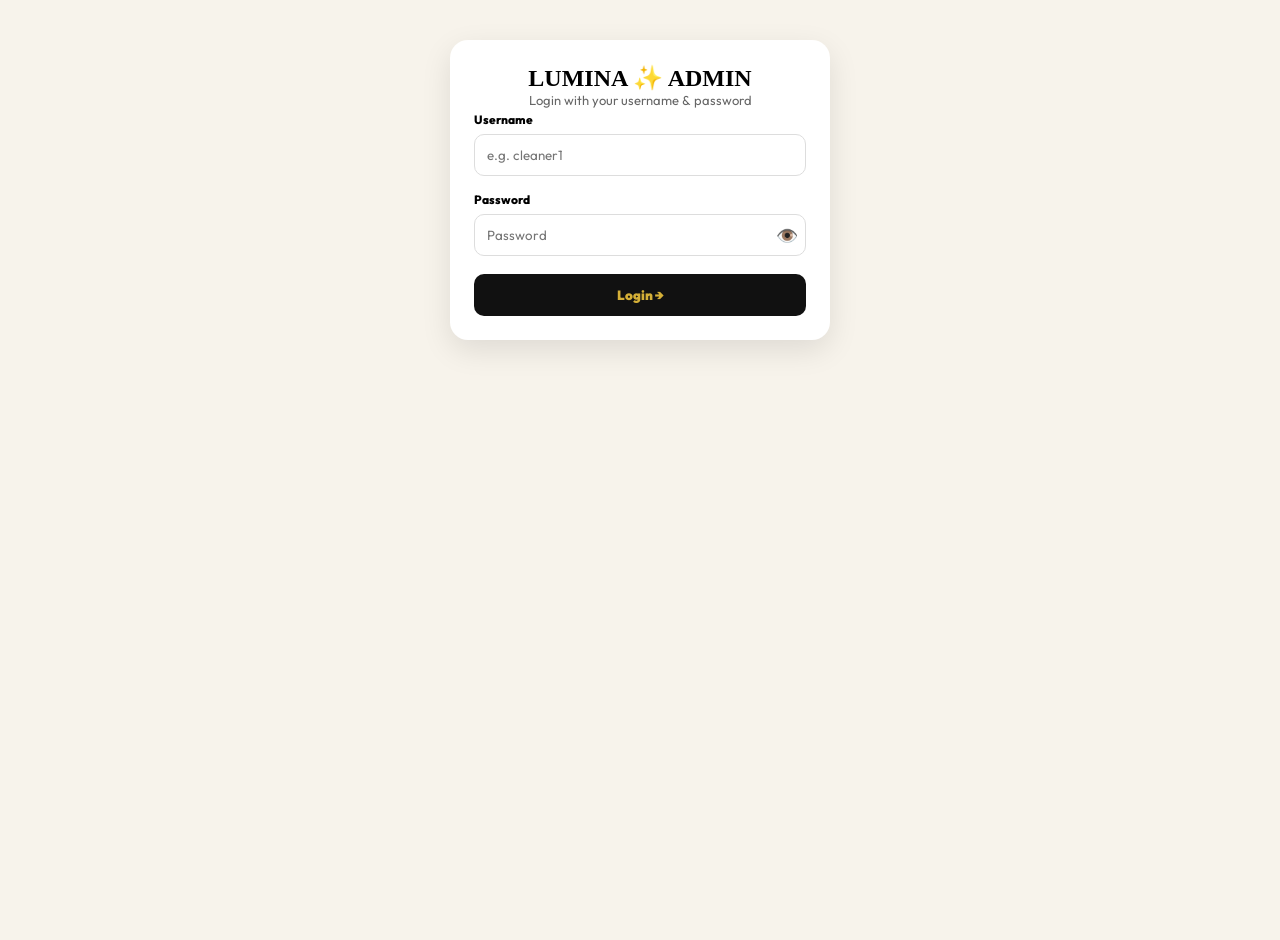
<file: Professional/Professional_admin/index.html>
<!DOCTYPE html>
<html>
<head>
<meta name="viewport" content="width=device-width, initial-scale=1">
<title>Lumina Admin</title>
<link href="https://fonts.googleapis.com/css2?family=Outfit:wght@400;700;900&display=swap" rel="stylesheet">
<style>
*{margin:0;padding:0;box-sizing:border-box;font-family:'Outfit',system-ui;}
body{background:#f7f3eb;min-height:100vh;overflow-x:hidden;}
.header{background:#111;color:#D4AF37;padding:18px 20px;display:flex;justify-content:space-between;align-items:center;position:sticky;top:0;z-index:10;flex-wrap:wrap;gap:10px;}
.header h1{font-size:18px;font-weight:900;flex:1;min-width:120px;}
/* === TABS - Scrollable, no scatter, no cut === */
.tabs{
  display:flex;
  flex-wrap:nowrap; /* NEVER wrap — keep for one line */
  gap:6px;
  padding:12px 12px;
  overflow-x:auto; /* scroll left-right */
  overflow-y:hidden;
  scrollbar-width:none;
  -webkit-overflow-scrolling:touch;
  scroll-snap-type:x proximity;
  width:100%;
  max-width:100%;
  box-sizing:border-box;
}
.tabs::-webkit-scrollbar{display:none;}
.tab{
  flex:0 0 auto; /* NEVER shrink, NEVER grow — keep size */
  padding:10px 14px;
  border-radius:12px;
  border:1px solid #d9cdb0;
  background:white;
  font-weight:900;
  font-size:11px;
  cursor:pointer;
  white-space:nowrap; /* NEVER break text to 2 lines */
  scroll-snap-align:start;
  user-select:none;
  -webkit-tap-highlight-color:transparent;
}
.tab.active{background:#111;color:#D4AF37;border-color:#111;}
.stats{display:grid;grid-template-columns:1fr 1fr 1fr;gap:12px;padding:0 16px 16px;}
.stat-card{background:white;border-radius:16px;padding:14px;border:1px solid #e8e0cc;text-align:center;}
.stat-card b{font-size:20px;display:block;}
.stat-card p{font-size:10px;color:#888;font-weight:700;margin-top:4px;text-transform:uppercase;}
.stat-card.gold{background:linear-gradient(135deg,#111,#2a2a2a);border:1px solid #D4AF37;}
.stat-card.gold b{color:#D4AF37;}
.controls{padding:0 16px 16px;display:flex;gap:8px;}
.controls input,.controls select{flex:1;padding:12px;border-radius:12px;border:1px solid #d9cdb0;background:white;font-weight:600;font-size:12px;min-width:0;}
#list{padding:0 16px 100px;display:grid;gap:12px;}
.card{background:white;border-radius:20px;padding:16px;border:1px solid #eee;box-shadow:0 2px 12px rgba(0,0,0,0.04);position:relative;overflow:hidden;}
.card::before{content:'';position:absolute;left:0;top:0;bottom:0;width:5px;background:#D4AF37;}
.code{font-weight:900;background:#111;color:#D4AF37;padding:4px 10px;border-radius:8px;font-size:11px;}
.status{padding:5px 10px;border-radius:20px;font-size:10px;font-weight:900;text-transform:uppercase;}
.Paid,.Approved{background:#dcfce7;color:#166534;}.Awaiting{background:#fee2e2;color:#991b1b;}.Unpaid{background:#fef3c7;color:#92400e;}.Cancelled{background:#f3f4f6;color:#666;}.Checked-In{background:#111;color:#D4AF37;}.Disapproved{background:#fee2e2;color:#991b1b;}.Checked-Out{background:#dbeafe;color:#1e40af;}
.actions{margin-top:12px;display:grid;gap:8px;}
.actions.two{grid-template-columns:1fr 1fr;}.actions.three{grid-template-columns:1fr 1fr 1fr;}
.actions button{padding:11px;border-radius:12px;border:none;font-size:11px;font-weight:800;cursor:pointer;}
.actions button:disabled{opacity:0.35;pointer-events:none;}
.btn-approve{background:#111;color:#D4AF37;}.btn-disapprove{background:#fee2e2;color:#991b1b;border:1px solid #fca5a5!important;}.btn-check{background:#D4AF37;color:#111;}.btn-cancel{background:#f5f5f5;color:#999;border:1px solid #ddd!important;}.btn-delete{background:#000;color:white;}
.room-card{background:white;border-radius:20px;padding:16px;border:1px solid #e8e0cc;display:flex;justify-content:space-between;align-items:center;gap:10px;}
.room-card b{font-size:14px;}
.room-card input{width:65px;padding:8px;border-radius:8px;border:1px solid #d9cdb0;text-align:center;font-weight:800;}
.room-number-input{appearance:textfield;-moz-appearance:textfield;-webkit-appearance:none;}
#addModal{display:none;position:fixed;inset:0;background:rgba(0,0,0,0.6);z-index:100;align-items:center;justify-content:center;padding:16px;}
#addModal.open{display:flex;}
.modal-box{background:white;border-radius:20px;padding:20px;width:100%;max-width:400px;max-height:90vh;overflow-y:auto;}
.modal-box h2{font-size:16px;font-weight:900;margin-bottom:12px;}
.modal-box input,.modal-box select{width:100%;padding:12px;border-radius:10px;border:1px solid #d9cdb0;margin-bottom:10px;font-weight:600;}
#loginScreen.hidden{display:none!important;}
/* === MOBILE TABS - Tight, scrollable, no scatter === */
@media(max-width:600px){
  .header{padding:12px 12px;gap:8px;}
  .header h1{font-size:14px;min-width:100px;}
  .tabs{
    padding:8px 10px;
    gap:6px;
    flex-wrap:nowrap; /* Force one line even for mobile */
    overflow-x:auto;
    overflow-y:hidden;
    -webkit-overflow-scrolling:touch;
    scrollbar-width:none;
    /* Hide scrollbar but still scrollable */
    -ms-overflow-style:none;
  }
  .tabs::-webkit-scrollbar{display:none;}
  .tab{
    flex:0 0 auto; /* Don't shrink */
    padding:9px 12px;
    font-size:10px;
    border-radius:11px;
    white-space:nowrap;
    min-width:max-content; /* Make tab as wide as its text, no squeeze */
  }
  .stats{gap:8px;padding:0 10px 12px;}
  #list{padding:0 10px 100px;}
  .room-card{flex-direction:column;align-items:flex-start;}
}

/* ===== WEBSITE EDITOR - LUMINA LUXURY STYLE ===== */
.ed-wrap{font-family:inherit;}
.ed-header{background:#111;color:#D4AF37;padding:18px;border-radius:18px;border:1px solid #D4AF37;text-align:center;}
.ed-header b{font-size:18px;letter-spacing:1px;}
.ed-header p{color:#fff;font-size:11px;opacity:.8;margin:6px 0 0;}
.ed-card{background:#fff;padding:18px;border-radius:18px;margin-top:14px;border:1px solid #EDE3C8;box-shadow:0 4px 18px rgba(0,0,0,.06);}
.ed-card h3{margin:0 0 12px 0;font-size:16px;color:#111;border-bottom:2px solid #D4AF37;padding-bottom:8px;}
.ed-card label{font-size:12px;font-weight:800;color:#555;display:block;margin-top:10px;}
.ed-card input, .ed-card textarea, .ed-card select{width:100%;padding:12px 14px;border-radius:12px;border:1.5px solid #E5DCC0;background:#FFFEFB;font-size:14px;outline:none;box-sizing:border-box;margin-top:4px;}
.ed-card input:focus, .ed-card textarea:focus{border-color:#D4AF37;box-shadow:0 0 0 3px rgba(212,175,55,.15);}
.ed-upload{width:100%;padding:14px;border:2px dashed #D4AF37;border-radius:14px;background:#FFF9E6;text-align:center;font-weight:800;color:#8A6D00;cursor:pointer;display:block;margin-top:6px;}
.ed-upload::file-selector-button{background:#111;color:#D4AF37;border:none;padding:10px 16px;border-radius:10px;font-weight:800;cursor:pointer;margin-right:10px;}
.ed-room{border:2px solid #E9DCC3;border-radius:18px;padding:14px;margin-bottom:16px;background:#FFFEFB;}
.ed-save{width:100%;background:#111;color:#D4AF37;border:none;padding:18px;border-radius:14px;font-weight:900;font-size:16px;margin-top:16px;box-shadow:0 8px 20px rgba(0,0,0,.2);}
.ed-save:active{transform:scale(.98);}
.ed-preview img{width:100%;height:140px;object-fit:cover;border-radius:12px;margin-top:8px;border:1px solid #eee;}
/* === LUMINA EDITOR FIX - PASTE AT BOTTOM === */
#list input[type="text"], #list input[type="number"], #list input[type="email"], #list input[type="tel"], #list textarea, #list select{
  width:100% !important; padding:12px 14px !important; border-radius:12px !important;
  border:1.5px solid #E5DCC0 !important; background:#FFFEFB !important; font-size:14px !important;
  box-sizing:border-box !important; margin-top:4px !important;
}
/* Choose File - make am gold + black, not plain */
#list input[type="file"]{
  width:100% !important; padding:12px !important; border:2px dashed #D4AF37 !important;
  border-radius:12px !important; background:#FFF9E6 !important; font-size:13px !important; cursor:pointer !important;
}
#list input[type="file"]::file-selector-button{
  background:#111 !important; color:#D4AF37 !important; border:none !important;
  padding:10px 16px !important; border-radius:10px !important; font-weight:800 !important; cursor:pointer !important;
}
/* Checkboxes - small + aligned, not big scattered */
#list input[type="checkbox"]{
  width:18px !important; height:18px !important; accent-color:#D4AF37 !important;
  margin:0 6px 0 0 !important; vertical-align:middle !important; flex-shrink:0 !important;
}
#list label:has(input[type="checkbox"]){
  display:inline-flex !important; align-items:center !important; gap:6px !important;
  background:#FFFEFB !important; border:1px solid #E8DCC0 !important; padding:7px 10px !important;
  border-radius:20px !important; font-size:12px !important; font-weight:700 !important; margin:4px 4px 4px 0 !important;
}
/* Show / Featured checkboxes - make dem side by side */
#list label[style*="display:flex"]{
  display:inline-flex !important; width:48% !important; margin-right:4px !important;
  background:#FFF9E6 !important; padding:10px !important; border-radius:12px !important; border:1px solid #E8DCC0 !important;
}
/* Cards */
#list > div{border-radius:18px !important;}

/* === MONEY CARDS ONLY - NOTHING ELSE === */
.stats{
  gap:10px;
}
.stat-card{
  padding:18px 10px 16px;
  box-shadow:0 6px 18px rgba(0,0,0,.07);
  position:relative;
  overflow:hidden;
}
/* Thin gold line on top - luxury touch */
.stat-card::after{
  content:''; position:absolute; left:0; right:0; top:0; height:3px;
  background:linear-gradient(90deg, #D4AF37, #F5E6A8, #D4AF37);
}
/* Numbers - make dem bigger + bolder */
.stat-card b{
  font-size:23px;
  letter-spacing:.3px;
  line-height:1.1;
}
/* Labels - small + spaced */
.stat-card p{
  letter-spacing:1.2px;
  margin-top:6px;
}

/* 1. Total Revenue - GOLD LETTER ON BLACK */
.stat-card.gold{
  background:linear-gradient(135deg, #111, #222) !important;
  border:1px solid #D4AF37 !important;
}
.stat-card.gold b{ color:#D4AF37 !important; }
.stat-card.gold p{ color:#FFF8DC !important; }

/* 2. Bookings - BLACK LETTER ON WHITE */
.stat-card:nth-child(2){
  background:#fff !important;
  border:1px solid #EDE0C0 !important;
}
.stat-card:nth-child(2) b{ color:#111 !important; }
.stat-card:nth-child(2) p{ color:#888 !important; }

/* 3. Awaiting / Balance - BLACK LETTER ON SOFT GOLD */
.stat-card:nth-child(3){
  background:#FFF9E6 !important;
  border:1px solid #D4AF37 !important;
}
.stat-card:nth-child(3) b{ color:#8A6D00 !important; }
.stat-card:nth-child(3) p{ color:#8A6D00 !important; }


/* === MONEY TAB PAGE ONLY - NOTHING ELSE === */
body.money-page #list{
  gap:14px;
}
/* All cards for Money page - luxury */
body.money-page #list > div{
  border-radius:20px !important;
  border:1px solid #EDE0C0 !important;
  box-shadow:0 6px 20px rgba(0,0,0,.06) !important;
  padding:20px !important;
  background:#fff !important;
  position:relative;
  overflow:hidden;
}
/* Gold line on top of each Money card */
body.money-page #list > div::before{
  content:''; position:absolute; left:0; right:0; top:0; height:4px;
  background:linear-gradient(90deg, #D4AF37, #F5E6A8, #D4AF37);
}
/* Titles - Daily Report, Balances, Expenses */
body.money-page #list > div b:first-child,
body.money-page #list > div strong{
  font-size:15px !important;
  letter-spacing:.3px;
  color:#111 !important;
}
/* Daily Report card - make am BLACK + GOLD, na the main card */
body.money-page #list > div:first-child{
  background:#161616 !important;
  border:1px solid #D4AF37 !important;
}
body.money-page #list > div:first-child b,
body.money-page #list > div:first-child strong{
  color:#D4AF37 !important;
}
body.money-page #list > div:first-child div{
  color:#111 !important;
}
/* Profit line - make am pop */
body.money-page #list > div:first-child b:last-child{
  color:#D4AF37 !important;
}
/* Balances Still Owed card - SOFT GOLD */
body.money-page #list > div:nth-child(2){
  background:#FFF9E6 !important;
  border-color:#D4AF37 !important;
}
body.money-page #list > div:nth-child(2) b{
  color:#8A6D00 !important;
}
/* Expenses card - WHITE + gold Add button */
body.money-page #list > div:last-child{
  background:#fff !important;
  color:#111
}



</style>
</head>
<body>
<!-- LOGIN CARD - Rumago style -->
<div id="loginCard" style="max-width:380px;margin:40px auto;background:#fff;padding:24px;border-radius:18px;box-shadow:0 10px 30px rgba(0,0,0,.1);">
  <h2 style="text-align:center;font-family:'Playfair Display',serif;">LUMINA ✨ ADMIN</h2>
  <p style="text-align:center;color:#666;font-size:13px;">Login with your username & password</p>

  <label style="font-size:12px;font-weight:800;">Username</label>
  <input id="loginUsername" type="text" placeholder="e.g. cleaner1" value="" autocomplete="off" autocapitalize="off" spellcheck="false" name="lumina_username_xyz" readonly onfocus="this.removeAttribute('readonly')" style="width:100%;padding:12px;border-radius:10px;border:1px solid #ddd;margin:6px 0 12px 0;">

  <label style="font-size:12px;font-weight:800;">Password</label>
  <div style="position:relative;">
    <input id="loginPassword" type="password" placeholder="Password" value="" autocomplete="new-password" name="lumina_password_xyz" readonly onfocus="this.removeAttribute('readonly')" style="width:100%;padding:12px 44px 12px 12px;border-radius:10px;border:1px solid #ddd;margin:6px 0;">
    <button type="button" onclick="toggleLoginPw()" style="position:absolute;right:8px;top:50%;transform:translateY(-50%);background:none;border:none;font-size:18px;cursor:pointer;">👁️</button>
  </div>

  <div id="loginError" style="color:#dc2626;font-size:12px;display:none;margin-top:6px;"></div>
  <button onclick="doAdminLogin()" style="width:100%;background:#111;color:#D4AF37;border:none;padding:13px;border-radius:10px;font-weight:900;margin-top:12px;cursor:pointer;">Login →</button>
</div>

<div id="adminMain" style="display:none;">
<div class="header"><h1>LUMINA ✨ ADMIN</h1><div style="display:flex;gap:8px;align-items:center;flex-wrap:wrap;"><button id="addBookingBtn" onclick="openAddBooking()" style="background:#D4AF37;color:#111;border:none;padding:8px 14px;border-radius:10px;font-weight:900;font-size:12px;cursor:pointer;">➕ Add</button>
<span id="count">0 bookings</span><button onclick="logoutAdmin()" style="background:#222;color:#D4AF37;border:1px solid #D4AF37;padding:8px 12px;border-radius:10px;font-weight:900;font-size:11px;cursor:pointer;">Logout</button></div></div>
<div style="display:flex;justify-content:space-between;align-items:center;background:#111;color:#D4AF37;padding:10px 14px;margin:0 16px 12px;border-radius:14px;">
  <span id="roleLabel" style="font-size:12px;">Logged in: MANAGER</span>
</div>
<div class="tabs">
  <button class="tab" id="tabStaff" onclick="switchTab('staff')">👥 Staff</button>
  <button class="tab active" id="tabAll" onclick="switchTab('all')">📋 Bookings</button>
  <button class="tab" id="tabToday" onclick="switchTab('today')">🗓️ TODAY</button>
  <button class="tab" id="tabBoard" onclick="switchTab('board')">🛏️ Room Board</button>
  <button class="tab" id="tabCheck" onclick="switchTab('checked')">🏨 Checked-In</button>
  <button class="tab" id="tabDis" onclick="switchTab('disapproved')">⛔ Disapproved</button>
  <button class="tab" id="tabOut" onclick="switchTab('checkout')">✅ Checked-Out</button>
  <button class="tab" id="tabMoney" onclick="markMoneyPage('money'); switchTab('money')">💰 Money</button>
  <button class="tab" id="tabPos" onclick="switchTab('pos')">🍽️ POS / Pool</button>
 <button id="addExpenseBtn" onclick="openExpenseModal()" class="tab" style="background:#fee2e2;border:1px solid #fca5a5;color:#991b1b;">🧾 + Add Expense</button>
  <button class="tab" id="tabRooms" onclick="switchTab('rooms')">🛏️ Rooms</button>
  <button class="tab" id="tabMonthly" onclick="switchTab('monthly')">📅 Monthly Review</button>
  <button class="tab" id="tabEditor" onclick="switchTab('editor')">🌐 Website Editor</button>
</div>
<div class="stats" id="stats">
  <div class="stat-card gold"><b id="totalRev">$0</b><p>Total Revenue</p></div>
  <div class="stat-card"><b id="totalBook">0</b><p>Bookings</p></div>
  <div class="stat-card"><b id="pending">0</b><p>Awaiting</p></div>
</div>
<div class="controls" id="controls">
  <input id="search" placeholder="🔍 Search name, phone, code..." oninput="filterCards()">
  <select id="filterStatus" onchange="filterCards()"><option value="all">All Status</option><option value="Paid">Paid</option><option value="Awaiting">Awaiting</option><option value="Approved">Approved</option><option value="Disapproved">Disapproved</option><option value="Checked-In">Checked-In</option></select>
</div>
<div id="list">Loading...</div>
<div id="addModal" onclick="if(event.target===this) closeAddBooking()">
  <div class="modal-box">
    <h2>➕ Add Booking Manually</h2>
    <input id="abName" placeholder="Guest Name *">
    <input id="abPhone" placeholder="Phone *">
    <input id="abEmail" placeholder="Email (optional)">
<select id="manualRoomType" onchange="updateManualRoomNumbers()">
  <option value="The Grand Opera Suite">The Grand Opera Suite - 5 avail</option>
  <option value="Eiffel River View Room">Eiffel River View Room - 5 avail</option>
  <option value="Deluxe King Room">Deluxe King Room - 5 avail</option>
  <option value="Executive Double Room">Executive Double Room - 5 avail</option>
  <option value="Family Suite">Family Suite - 5 avail</option>
  <option value="Penthouse Loft">Penthouse Loft - 5 avail</option>
</select>
<select id="manualRoomNumber">
  <option>Loading rooms...</option>
</select>
    <div style="display:grid;grid-template-columns:1fr 1fr;gap:8px;"><input id="abCheckin" type="date"><input id="abCheckout" type="date"></div>
    <div style="display:grid;grid-template-columns:1fr 1fr;gap:8px;"><input id="abGuests" placeholder="Guests" value="2 guests · 1 room"><input id="abAmount" type="text" inputmode="numeric" placeholder="Amount e.g. 420"></div>
    <select id="abPay"><option value="Pay at Hotel">Pay at Hotel</option><option value="Cash">Cash</option><option value="OPay Transfer">OPay Transfer</option><option value="Bank Transfer">Bank Transfer</option></select>
    <select id="abStatus"><option value="Approved">Approved - Paid</option><option value="Checked-In">Checked-In - Now in hotel</option><option value="Unpaid">Unpaid</option><option value="Awaiting Verification">Awaiting Verification</option></select>
    <div style="display:grid;grid-template-columns:1fr 1fr;gap:8px;margin-top:12px;">
      <button onclick="closeAddBooking()" style="padding:12px;border-radius:10px;border:1px solid #ddd;background:white;font-weight:800;">Cancel</button>
      <button onclick="submitManualBooking()" id="abBtn" style="padding:12px;border-radius:10px;border:none;background:#111;color:#D4AF37;font-weight:900;">Add Booking</button>
    </div>
  </div>
</div>

<!-- STAFF TAB -->
<div id="staffTab" style="display:none;">
  <h3>👥 Staff Accounts</h3>
  <div style="background:#fff;padding:16px;border-radius:14px;">
    <label>Name</label>
    <input id="newStaffName" placeholder="Full name" style="width:100%;padding:12px;border-radius:10px;border:1px solid #ddd;margin:6px 0;">
    <label>Username</label>
    <input id="newStaffUser" placeholder="e.g. cashier1" style="width:100%;padding:12px;border-radius:10px;border:1px solid #ddd;margin:6px 0;">
    <label>Role</label>
   <select id="newStaffRole" style="width:100%;padding:12px;border-radius:10px;border:1px solid #ddd;margin:6px 0;">
  <option value="Manager">Manager</option>
  <option value="Receptionist">Receptionist</option>
  <option value="Cashier">Cashier</option>
  <option value="Kitchen">Kitchen</option>
  <option value="Cleaner">Cleaner</option>
  <option value="Accountant">Accountant</option>
  <option value="Admin">Admin</option>
</select>
    <button onclick="createStaff()" style="width:100%;background:#111;color:#D4AF37;border:none;padding:13px;border-radius:10px;font-weight:900;">Generate Password + Save Staff →</button>
    <div id="newStaffResult" style="margin-top:10px;font-size:13px;background:#FFF8E6;padding:10px;border-radius:10px;display:none;"></div>
  </div>
  <div id="staffList" style="margin-top:16px;"></div>
</div>
<script>
// ===== LOGOUT - FIXED: No LOGIN_KEY, clears everything =====
function logoutAdmin(){
  if(!confirm("Logout?")) return;
  try{
    localStorage.removeItem('lumina_admin');
    localStorage.removeItem('lumina_role');
    localStorage.removeItem('lumina_staff');
    // Clear session storage too, just in case
    sessionStorage.clear();
  }catch(e){ console.log('Logout clear error:', e); }

    clearLoginFields();
  // Force reload with cache bypass so login screen show
  location.href = location.pathname + '?logout=' + Date.now();
}
function adminLogout(){ logoutAdmin(); }
document.addEventListener('DOMContentLoaded', ()=>{
  checkLogin();
  const passInput = document.getElementById('adminPassInput');
  if(passInput){ passInput.addEventListener('keydown', (e)=>{ if(e.key === 'Enter') loginAdmin(); }); }
});
const SCRIPT_URL = "https://script.google.com/macros/s/AKfycbwR1T2dlroFlXNZq20is5C1hc2xrHY2jRTKtAUhUKSBgDxmXdmN28oz0tAL9clv2TteSQ/exec";

let allData = [];
let roomsData = [];
let currentTab = 'all';
let isLoading = false;
let isSaving = false;


// ===== LOADING STATE HELPER - Shows "Processing..." for all major actions =====
let _btnOriginal = {};

function setBtnLoading(btn, loadingText){
  if(!btn) return;
  // Save original text once
  if(!_btnOriginal[btn.id] && btn.id){
    _btnOriginal[btn.id] = btn.innerHTML;
  }
  btn.disabled = true;
  btn.style.opacity = '0.6';
  btn.style.pointerEvents = 'none';
  btn.innerHTML = `⏳ ${loadingText}`;
}

function resetBtnLoading(btn){
  if(!btn) return;
  if(btn.id && _btnOriginal[btn.id]){
    btn.innerHTML = _btnOriginal[btn.id];
  }
  btn.disabled = false;
  btn.style.opacity = '1';
  btn.style.pointerEvents = 'auto';
}

// AUTO - No need edit buttons
document.addEventListener('click', function(e){
  const btn = e.target.closest('.tab');
  if(!btn) return;
  const txt = (btn.innerText||"").toLowerCase();
  if(txt.includes('money')){
    document.body.classList.add('money-page');
  } else {
    document.body.classList.remove('money-page');
  }
});
// Full-screen loader for Login / Check-In / Check-Out — e go block screen so person no click twice
function showPageLoader(text){
  let loader = document.getElementById('globalLoader');
  if(!loader){
    loader = document.createElement('div');
    loader.id = 'globalLoader';
    loader.style.cssText = 'position:fixed;top:0;left:0;right:0;bottom:0;background:rgba(0,0,0,0.6);z-index:9999;display:flex;align-items:center;justify-content:center;flex-direction:column;color:white;font-weight:900;';
    document.body.appendChild(loader);
  }
  loader.innerHTML = `<div style="font-size:40px;animation:spin 1s linear infinite;">⏳</div><div style="margin-top:12px;font-size:16px;">${text}</div><style>@keyframes spin{0%{transform:rotate(0deg)}100%{transform:rotate(360deg)}}</style>`;
  loader.style.display = 'flex';
}
function hidePageLoader(){
  const loader = document.getElementById('globalLoader');
  if(loader) loader.style.display = 'none';
}

// ===== NEW: STAFF & ROLES - RUMAGO STYLE (Username + Hashed Password) =====
let currentAdminUser = JSON.parse(localStorage.getItem('lumina_admin') || 'null');
let currentRole = currentAdminUser?.role?.toLowerCase() || '';

// SAFE LOGIN CHECK - runs after everything don load, no go break script if anything miss
try{
  const _saved = JSON.parse(localStorage.getItem('lumina_admin') || 'null');
  const _loginCard = document.getElementById('loginCard');
  const _main = document.getElementById('adminMain');
  if(_saved && _loginCard && _main){
    _loginCard.style.display='none';
    _main.style.display='block';
    // Sync globals
    currentAdminUser = _saved;
    currentRole = (_saved.role||'').toLowerCase();
  } else if(_loginCard && _main){
    _loginCard.style.display='block';
    _main.style.display='none';
  }
}catch(e){ console.log('Login check skipped:', e); }

const ROLE_PERMS = {
  // Admin + Manager: See EVERYTHING
  admin: { tabs:['all','today','board','checked','disapproved','checkout','money','pos','rooms','staff','editor','monthly'], canApprove:true, canCash:true, canExtend:true, canUpgrade:true, canCancel:true, canSwitchStaff:true, canAddStaff:true, canSeeRevenue:true, canAddExpense:true },
  manager: { tabs:['all','today','board','checked','disapproved','checkout','money','pos','rooms','staff','editor','monthly'], canApprove:true, canCash:true, canExtend:true, canUpgrade:true, canCancel:true, canSwitchStaff:true, canAddStaff:true, canSeeRevenue:true, canAddExpense:true },

  // Receptionist: Bookings + Monthly (no revenue details, just bookings recap)
  receptionist: { tabs:['all','today','board','checked','checkout','monthly'], canApprove:false, canCash:true, canExtend:true, canUpgrade:false, canCancel:false, canSwitchStaff:false, canAddStaff:false, canSeeRevenue:false, canAddExpense:true },

  // Cleaner: ONLY Room Board
  cleaner: { tabs:['board'], canApprove:false, canCash:false, canExtend:false, canUpgrade:false, canCancel:false, canSwitchStaff:false, canAddStaff:false, canSeeRevenue:false, canAddExpense:true },

  // Accountant: Money + Monthly Review - na hin work be this
  accountant: { tabs:['money','monthly'], canApprove:false, canCash:true, canExtend:false, canUpgrade:false, canCancel:false, canSwitchStaff:false, canAddStaff:false, canSeeRevenue:true, canAddExpense:true },

  // Cashier: Money / POS + Monthly
  cashier: { tabs:['pos','money','monthly'], canApprove:false, canCash:true, canExtend:false, canUpgrade:false, canCancel:false, canSwitchStaff:false, canAddStaff:false, canSeeRevenue:true, canAddExpense:true },

  // Kitchen: ONLY POS
  kitchen: { tabs:['pos'], canApprove:false, canCash:false, canExtend:false, canUpgrade:false, canCancel:false, canSwitchStaff:false, canAddStaff:false, canSeeRevenue:false, canAddExpense:true },
};
function can(a){ return ROLE_PERMS[currentRole]?.[a]===true; }
function canSeeTab(t){ return ROLE_PERMS[currentRole]?.tabs?.includes(t); }

function applyRoleUI(){
  // 1. Tabs - hide tabs wey role no fit see
  document.querySelectorAll('.tab').forEach(btn=>{
    const map = {tabAll:'all',tabToday:'today',tabBoard:'board',tabCheck:'checked',tabDis:'disapproved',tabOut:'checkout',tabMoney:'money',tabPos:'pos',tabRooms:'rooms',tabStaff:'staff'};
    const key = map[btn.id];
    // addExpenseBtn no dey for map, so e go stay visible — good, everybody need am
    if(key && !canSeeTab(key)) btn.style.display='none'; else btn.style.display='';
  });

  const lbl = document.getElementById('roleLabel');
  if(lbl) lbl.innerText = currentAdminUser ? `Logged in: ${currentAdminUser.username} • ${currentAdminUser.role}` : 'Not logged in';

  // 2. HEADER - DO THIS BEFORE ANY return; — if you put am after return, Cleaner go skip am
  // ➕ Add: ONLY Admin / Owner, Manager, Receptionist
  const addBtn = document.getElementById('addBookingBtn');
  if(addBtn) addBtn.style.display = (['admin','manager','receptionist','reception','owner'].includes(currentRole)) ? '' : 'none';

  // Bookings count: Admin, Manager, Receptionist, Cashier, Accountant ONLY
  // Cleaner + Kitchen = NO count
  const countEl = document.getElementById('count');
  if(countEl) countEl.style.display = (['admin','manager','receptionist','reception','owner','cashier','accountant'].includes(currentRole)) ? '' : 'none';

  // Switch Staff: ONLY Admin / Manager
  const sw = document.getElementById('switchStaffBtn');
  if(sw) sw.style.display = (currentRole==='admin' || currentRole==='manager' || currentRole==='owner') ? '' : 'none';

  // Expense button: EVERYBODY — never hide am
  const expBtn = document.getElementById('addExpenseBtn');
  if(expBtn) expBtn.style.display = '';

  // 3. Cleaner / Kitchen special - hide stats + controls, go Board / POS
  // This MUST be LAST, after header logic, so header hiding no go skip
  if(currentRole==='cleaner'){
    const stats = document.getElementById('stats'); if(stats) stats.style.display='none';
    const controls = document.getElementById('controls'); if(controls) controls.style.display='none';
    setTimeout(()=>{ switchTab('board'); }, 100);
    return;
  }
  if(currentRole==='kitchen'){
    const stats = document.getElementById('stats'); if(stats) stats.style.display='none';
    const controls = document.getElementById('controls'); if(controls) controls.style.display='none';
    // No auto switch for kitchen — e go stay for POS if e click am, but no show Add/Count
    return;
  }
}

// NEW LOGIN - Username + Password + Eye icon, password hashed for Sheet
function toggleLoginPw(){
  const el = document.getElementById('loginPassword');
  if(el) el.type = el.type === 'password' ? 'text' : 'password';
}

// Force login empty - run after page load
setTimeout(()=>{
  const u = document.getElementById('loginUsername');
  const p = document.getElementById('loginPassword');
  if(u) u.value = '';
  if(p) p.value = '';
}, 500);

// ===== FORCE LOGIN FIELDS EMPTY - Kill Google Autofill =====
function clearLoginFields(){
  const u = document.getElementById('loginUsername');
  const p = document.getElementById('loginPassword');
  if(u){ u.value = ''; u.setAttribute('autocomplete','off'); }
  if(p){ p.value = ''; p.setAttribute('autocomplete','new-password'); }
  // Clear error too
  const err = document.getElementById('loginError');
  if(err) err.style.display = 'none';
}

// Run am immediately + after small delay (Chrome dey fill after page load, so we clear am again)
document.addEventListener('DOMContentLoaded', ()=>{
  clearLoginFields();
  setTimeout(clearLoginFields, 200);
  setTimeout(clearLoginFields, 800);
  setTimeout(clearLoginFields, 1500);
});

async function doAdminLogin(){
  const username = document.getElementById('loginUsername').value.trim();
  const password = document.getElementById('loginPassword').value;
  if(!username || !password) return alert('Enter username + password');
  
  const btn = document.querySelector('#loginCard button'); // your Login button
  const oldText = btn ? btn.innerHTML : '';
  if(btn){ btn.disabled = true; btn.innerHTML = '⏳ Logging in... Please wait...'; btn.style.opacity = '0.6'; }
  showPageLoader('Logging in...');

  try{
    const res = await fetch(SCRIPT_URL, {method:'POST', body: JSON.stringify({action:'login', username, password})});
    const data = await res.json().catch(()=>({}));
    if(data.ok){
      currentAdminUser = data;
      currentRole = (data.role||'').toLowerCase();
      localStorage.setItem('lumina_admin', JSON.stringify(data));
      localStorage.removeItem('lumina_role');
      localStorage.removeItem('lumina_staff');
      document.getElementById('loginCard').style.display='none';
      document.getElementById('adminMain').style.display='block';
      applyRoleUI(); renderTab();
    } else {
      const err = document.getElementById('loginError');
      if(err){ err.style.display='block'; err.innerText = data.error || 'Login failed'; }
      else alert(data.error || 'Login failed');
    }
  }catch(e){
    alert('Login failed: ' + e.message);
  } finally {
    hidePageLoader();
    if(btn){ btn.disabled = false; btn.innerHTML = oldText || 'Login'; btn.style.opacity = '1'; }
  }
}


// NEW STAFF - Admin creates staff, Sheet generates random password once
async function createStaff(){
  const name = document.getElementById('newStaffName').value.trim();
  const username = document.getElementById('newStaffUser').value.trim();
  const role = document.getElementById('newStaffRole').value;
  if(!name || !username) return alert('Enter name + username');

  // 1. SHOW LOADER BEFORE FETCH
  showPageLoader('Creating Staff... Generating password...');
  const btn = document.querySelector('button[onclick="createStaff()"]');
  if(btn){ btn.disabled = true; btn.innerHTML = '⏳ Creating Staff...'; }

  try{
    const res = await fetch(SCRIPT_URL, {method:'POST', body: JSON.stringify({action:'createUser', name, username, role})});
    const data = await res.json();
    if(data.ok){
      const el = document.getElementById('newStaffResult');
      if(el){ el.style.display='block'; el.innerHTML = `✅ Staff created!<br>Username: <b>${data.username}</b><br>Password: <b>${data.password}</b> <span style="color:#dc2626;">— Copy am now, e no go show again!</span><br>Role: ${data.role}`; }
      else alert(`Staff created! Username: ${data.username} Password: ${data.password} — Copy am now!`);
      loadStaffList();
    } else {
      alert(data.error);
    }
  }catch(e){
    alert('Create Staff failed: ' + e.message);
  } finally {
    // 2. ALWAYS HIDE LOADER, even if e fail
    hidePageLoader();
    if(btn){ btn.disabled = false; btn.innerHTML = 'Generate Password + Save Staff →'; }
  }
}

async function loadStaffList(){
  const res = await fetch(SCRIPT_URL, {method:'POST', body: JSON.stringify({action:'listUsers'})});
  const data = await res.json();
  const el = document.getElementById('staffList');
  if(!el) return;
  el.innerHTML = (data.users||[]).map(u=>`
    <div style="display:flex;justify-content:space-between;align-items:center;background:#fff;padding:12px;border-radius:12px;margin-bottom:8px;">
      <div><b>${u.username}</b> • ${u.name}<br><span style="font-size:12px;color:#666;">${u.role} • ${u.status}</span></div>
      <div style="display:flex;gap:6px;">
        <button onclick="toggleStaffByName('${u.username}')" style="background:${u.status==='Active'?'#fee2e2':'#dcfce7'};border:none;padding:8px 12px;border-radius:8px;font-weight:800;cursor:pointer;">${u.status==='Active'?'Disable':'Enable'}</button>
        <button onclick="resetStaffPw('${u.username}')" style="background:#f3f3f3;border:none;padding:8px 12px;border-radius:8px;font-weight:800;cursor:pointer;">Reset PW</button>
      </div>
    </div>`).join('');
}

async function toggleStaffByName(username){
  if(!confirm(`Disable/Enable ${username}?`)) return;
  await fetch(SCRIPT_URL, {method:'POST', body: JSON.stringify({action:'toggleUser', username})});
  loadStaffList();
}
async function resetStaffPw(username){
  const res = await fetch(SCRIPT_URL, {method:'POST', body: JSON.stringify({action:'resetUserPassword', username})});
  const data = await res.json();
  if(data.ok) alert(`New password for ${username}: ${data.password} — Copy am now!`);
}

// Keep old names so other buttons no break, but make dem point to new functions
function staffLogin(){ document.getElementById('loginCard').scrollIntoView(); }
function renderStaff(){
  if(currentRole!=='admin' && currentRole!=='manager'){ document.getElementById('list').innerHTML='<p>Admin / Manager only</p>'; return; }
  loadStaffList();
  // Staff form dey for staffTab HTML - if you use old renderStaff HTML, show the new form instead
  document.getElementById('list').innerHTML = `
    <div style="background:#fff;padding:16px;border-radius:14px;">
      <label>Name</label><input id="newStaffName" placeholder="Full name" style="width:100%;padding:12px;border-radius:10px;border:1px solid #ddd;margin:6px 0;">
      <label>Username</label><input id="newStaffUser" placeholder="e.g. cashier1" style="width:100%;padding:12px;border-radius:10px;border:1px solid #ddd;margin:6px 0;">
      <label>Role</label><select id="newStaffRole" style="width:100%;padding:12px;border-radius:10px;border:1px solid #ddd;margin:6px 0;"><option value="Cashier">Cashier</option><option value="Receptionist">Receptionist</option><option value="Kitchen">Kitchen</option><option value="Cleaner">Cleaner</option><option value="Accountant">Accountant</option><option value="Admin">Admin</option></select>
      <button onclick="createStaff()" style="width:100%;background:#111;color:#D4AF37;border:none;padding:13px;border-radius:10px;font-weight:900;">Generate Password + Save Staff →</button>
      <div id="newStaffResult" style="margin-top:10px;font-size:13px;background:#FFF8E6;padding:10px;border-radius:10px;display:none;"></div>
    </div><div id="staffList" style="margin-top:16px;"></div>`;
  loadStaffList();
}

// ===== WEBSITE EDITOR - FULL =====
let editorConfig = { rooms:[], hotel:{}, home:{}, why:[], reviews:[], about:{}, food:[], pool:{}, payments:{}, policies:{} };

async function uploadImageFromPhone(inputId, previewId, hiddenId){
  const file = document.getElementById(inputId).files[0];
  if(!file) return;
  const preview = document.getElementById(previewId);
  if(preview) preview.innerHTML = '⏳ Uploading... Wait...';
  const reader = new FileReader();
  reader.onload = async (ev)=>{
    const base64 = ev.target.result.split(',')[1];
    const res = await fetch(SCRIPT_URL,{method:'POST', body: JSON.stringify({action:'uploadWebsiteImage', base64, name: file.name, mime: file.type, folder:'Lumina Website Images'})});
    const data = await res.json().catch(()=>({}));
    if(data.ok){
      document.getElementById(hiddenId).value = data.url;
      if(preview) preview.innerHTML = `<img src="${data.url}" style="width:100%;height:140px;object-fit:cover;border-radius:10px;"><p style="font-size:11px;color:green;">✅ Uploaded!</p>`;
    } else alert('Upload failed: '+(data.error||'try again'));
  };
  reader.readAsDataURL(file);
}
// === MARK MONEY PAGE ONLY ===
function markMoneyPage(tabName){
  if((tabName||"").toLowerCase().includes("money")){
    document.body.classList.add('money-page');
  } else {
    document.body.classList.remove('money-page');
  }
}
// Call am when tab dey click:
// Example: if your tab button na onclick="showTab('money')"
// Change am to onclick="markMoneyPage('money'); showTab('money')"
// For other tabs: onclick="markMoneyPage('bookings'); showTab('bookings')"

async function renderWebsiteEditor(){
  // === HIDE DASHBOARD BOXES - WORKS NO MATTER THE CLASS ===
  document.body.classList.add('editor-open');
  // Find every small text that says Total Revenue / Bookings / Awaiting
  document.querySelectorAll('*').forEach(el=>{
    // Only check leaf elements - elements wey no get children divs
    if(el.children.length === 0){
      const txt = (el.textContent || "").trim();
      if(txt === 'Total Revenue' || txt === 'Bookings' || txt === 'Awaiting' || txt === 'Total Bookings'){
        // Climb up 4 levels, hide the card
        let card = el;
        for(let i=0;i<4;i++){
          if(!card.parentElement) break;
          card = card.parentElement;
          // Stop when we reach a card wey get number + label inside
          if(card.innerText && card.innerText.includes('₦') || card.innerText && card.innerText.length < 300){
            // Check if this level look like a card (small)
            if(card.offsetHeight < 220){
              card.style.display = 'none';
              card.setAttribute('data-hidden-editor','1');
              break;
            }
          }
        }
      }
    }
  });
  // Also hide search bar by placeholder
  document.querySelectorAll('input[placeholder]').forEach(inp=>{
    if((inp.placeholder||"").toLowerCase().includes('search')){
      inp.style.display='none';
      // Hide its parent container too
      if(inp.parentElement) inp.parentElement.style.display='none';
    }
  });

  document.getElementById('list').innerHTML = '<div style="text-align:center;padding:30px;">Loading Editor...</div>';
 
  try{
    const r = await fetch(`${SCRIPT_URL}?websiteConfig=true&t=${Date.now()}`);
    editorConfig = await r.json();
  }catch(e){}
  if(!editorConfig.rooms) editorConfig.rooms = [];
  if(!editorConfig.hotel) editorConfig.hotel = {};
  if(!editorConfig.food) editorConfig.food = [
    {name:'Fried Rice + Chicken', price:8000},{name:'Jollof Rice + Chicken', price:7500},
    {name:'Pepper Soup', price:6000},{name:'Grilled Fish', price:12000}
  ];
  if(!editorConfig.pool) editorConfig.pool = {adult:5000, child:3000, family:15000};
  if(!editorConfig.payments) editorConfig.payments = {opayNumber:'9134435650', opayName:'Lumina Hotel'};
  if(!editorConfig.why) editorConfig.why = [
    {tag:'24HRS OPEN', title:'Infinity Pool + Sky Bar', desc:'Swim under the stars.', img:'https://images.unsplash.com/photo-1571896349842-33c89424de2d?w=800&q=80'},
    {tag:"CHEF'S TABLE", title:'Nigerian Flavours, Elevated', desc:'From ofe nsala to continental.', img:'https://images.unsplash.com/photo-1414235077428-338989a2e8c0?w=800&q=80'},
    {tag:'KING BEDS', title:'Sleep Like Royalty', desc:'Blackout curtains, rain shower.', img:'https://images.unsplash.com/photo-1611892440504-42a792e24d32?w=800&q=80'},
    {tag:'NEVER A BLACKOUT', title:'24/7 Power & Security', desc:'CCTV, keycard & security.', img:'https://images.unsplash.com/photo-1566073771259-6a8506099945?w=800&q=80'}
  ];

  const h = editorConfig.hotel||{};
  const home = editorConfig.home||{};
  const pol = editorConfig.policies||{};

  document.getElementById('list').innerHTML = `
<div class="ed-header"><b>🌐 WEBSITE EDITOR</b><p>Edit everything from phone. Press SAVE at bottom.</p></div>

  <!-- 1 HOTEL INFO -->
<div class="ed-card">
  <h3>🏨 Hotel Info & Contact</h3>
    <label>Hotel Name</label><input id="ed-hotelName" value="${h.name||'LUMINA HOTELS & RESORTS'}" style="width:100%;padding:12px;border-radius:10px;border:1px solid #ddd;margin:6px 0;">
    <label>WhatsApp Number (234...)</label><input id="ed-whatsapp" value="${h.whatsapp||'2349134435650'}" style="width:100%;padding:12px;border-radius:10px;border:1px solid #ddd;margin:6px 0;">
    <label>Phone to Call</label><input id="ed-phone" value="${h.phone||'09134435650'}" style="width:100%;padding:12px;border-radius:10px;border:1px solid #ddd;margin:6px 0;">
    <label>Email</label><input id="ed-email" value="${h.email||'hello@luminahotel.com'}" style="width:100%;padding:12px;border-radius:10px;border:1px solid #ddd;margin:6px 0;">
    <label>Address</label><input id="ed-address" value="${h.address||'Behind Ogige Main Market, Nsukka, Enugu State'}" style="width:100%;padding:12px;border-radius:10px;border:1px solid #ddd;margin:6px 0;">
    <label>Instagram Link</label><input id="ed-ig" value="${h.instagram||'https://instagram.com/luminahotel'}" style="width:100%;padding:12px;border-radius:10px;border:1px solid #ddd;margin:6px 0;">
    <label>Facebook Link</label><input id="ed-fb" value="${h.facebook||'https://facebook.com/luminahotel'}" style="width:100%;padding:12px;border-radius:10px;border:1px solid #ddd;margin:6px 0;">
    <label>TikTok Link</label><input id="ed-tk" value="${h.tiktok||'https://tiktok.com/@luminahotel'}" style="width:100%;padding:12px;border-radius:10px;border:1px solid #ddd;margin:6px 0;">
  </div>

  <!-- 2 HOME HERO -->
  <div class="ed-card">
    <h3>🏠 Home - Hero</h3>
    <label>Big Title Line 1</label><input id="ed-hero1" value="${home.heroTitle1||'Your Luxury Escape'}" style="width:100%;padding:12px;border-radius:10px;border:1px solid #ddd;margin:6px 0;">
    <label>Big Title Line 2 (Gold)</label><input id="ed-hero2" value="${home.heroTitle2||'Awaits in Nsukka'}" style="width:100%;padding:12px;border-radius:10px;border:1px solid #ddd;margin:6px 0;">
    <label>Small Text Under Title</label><input id="ed-heroSub" value="${home.heroSub||'Sleep like royalty, pay like home.'}" style="width:100%;padding:12px;border-radius:10px;border:1px solid #ddd;margin:6px 0;">
    <label>Badge Text</label><input id="ed-badge" value="${home.badge||'NSUKKAS ONLY 5-STAR - EST. 2018'}" style="width:100%;padding:12px;border-radius:10px;border:1px solid #ddd;margin:6px 0;">
    <label>Promo Banner (leave empty to hide)</label><input id="ed-promo" value="${home.promo||''}" placeholder="e.g. Christmas Promo - 20% Off! Use code XMAS20" style="width:100%;padding:12px;border-radius:10px;border:1px solid #ddd;margin:6px 0;">
    <label>Hero Picture / Video - Upload from Phone</label>
    <input type="file" accept="image/*,video/*" id="ed-heroFile" onchange="uploadImageFromPhone('ed-heroFile','ed-heroPreview','ed-heroImg')" style="width:100%;padding:10px;border:1px dashed #999;border-radius:10px;margin:6px 0;">
    <input type="hidden" id="ed-heroImg" value="${home.heroImg||''}">
    <div id="ed-heroPreview">${home.heroImg?`<img src="${home.heroImg}" style="width:100%;height:140px;object-fit:cover;border-radius:10px;">`:''}</div>
  </div>

  <!-- 3 WHY LUMINA -->
  <div class="ed-card">
    <h3>✨ Why Lumina - 4 Picture Cards</h3>
    ${editorConfig.why.map((w,i)=>`
      <div style="border:1px solid #eee;padding:12px;border-radius:12px;margin-bottom:10px;">
        <b>Card ${i+1}</b>
        <label>Tag</label><input id="ed-why-tag-${i}" value="${w.tag||''}" style="width:100%;padding:10px;border-radius:10px;border:1px solid #ddd;margin:4px 0;">
        <label>Title</label><input id="ed-why-title-${i}" value="${w.title||''}" style="width:100%;padding:10px;border-radius:10px;border:1px solid #ddd;margin:4px 0;">
        <label>Description</label><textarea id="ed-why-desc-${i}" style="width:100%;padding:10px;border-radius:10px;border:1px solid #ddd;">${w.desc||''}</textarea>
        <label>Picture - Upload from Phone</label>
        <input type="file" accept="image/*" onchange="uploadImageFromPhone(this.id,'ed-why-prev-${i}','ed-why-img-${i}')" id="ed-why-file-${i}" style="width:100%;padding:8px;border:1px dashed #999;border-radius:10px;">
        <input type="hidden" id="ed-why-img-${i}" value="${w.img||''}">
        <div id="ed-why-prev-${i}">${w.img?`<img src="${w.img}" style="width:100%;height:120px;object-fit:cover;border-radius:10px;margin-top:6px;">`:''}</div>
      </div>`).join('')}
  </div>

  <!-- 4 PAYMENTS & POLICIES -->
  <div class="ed-card">
    <h3>💰 Payments & Policies</h3>
    <label>OPay Number</label><input id="ed-opayNum" value="${editorConfig.payments.opayNumber||''}" style="width:100%;padding:12px;border-radius:10px;border:1px solid #ddd;margin:6px 0;">
    <label>OPay Account Name</label><input id="ed-opayName" value="${editorConfig.payments.opayName||''}" style="width:100%;padding:12px;border-radius:10px;border:1px solid #ddd;margin:6px 0;">
    <label>Check-In Time</label><input id="ed-checkinTime" value="${pol.checkin||'2PM'}" style="width:100%;padding:12px;border-radius:10px;border:1px solid #ddd;margin:6px 0;">
    <label>Check-Out Time</label><input id="ed-checkoutTime" value="${pol.checkout||'12PM'}" style="width:100%;padding:12px;border-radius:10px;border:1px solid #ddd;margin:6px 0;">
    <label>House Rules</label><textarea id="ed-rules" style="width:100%;padding:12px;border-radius:10px;border:1px solid #ddd;">${pol.rules||'Check-in 2PM • Check-out 12PM • No smoking • No pets • Free cancellation 24hrs before'}</textarea>
    <label>Refund Policy</label><textarea id="ed-refund" style="width:100%;padding:12px;border-radius:10px;border:1px solid #ddd;">${pol.refund||'Cancel 24hrs+ before check-in = 100% refund • Less than 24hrs = 50% refund • After check-in date = No refund.'}</textarea>
  </div>

  <!-- 5 FOOD & POOL -->
  <div class="ed-card">
    <h3>🍽️ Food Menu Prices</h3>
    <div id="ed-foodList">
      ${editorConfig.food.map((f,i)=>`
        <div style="display:flex;gap:8px;margin-bottom:8px;">
          <input id="ed-food-name-${i}" value="${f.name}" style="flex:2;padding:10px;border-radius:10px;border:1px solid #ddd;">
          <input id="ed-food-price-${i}" type="number" value="${f.price}" style="flex:1;padding:10px;border-radius:10px;border:1px solid #ddd;">
        </div>`).join('')}
    </div>
    <h3 style="margin-top:16px;">🏊 Pool Prices</h3>
    <label>Adult</label><input id="ed-poolAdult" type="number" value="${editorConfig.pool.adult}" style="width:100%;padding:12px;border-radius:10px;border:1px solid #ddd;margin:6px 0;">
    <label>Child</label><input id="ed-poolChild" type="number" value="${editorConfig.pool.child}" style="width:100%;padding:12px;border-radius:10px;border:1px solid #ddd;margin:6px 0;">
    <label>Family (4 ppl)</label><input id="ed-poolFamily" type="number" value="${editorConfig.pool.family}" style="width:100%;padding:12px;border-radius:10px;border:1px solid #ddd;margin:6px 0;">
  </div>

  <!-- REVIEWS -->
<div class="ed-card">
  <h3>⭐ Reviews - 3 Reviews for Home Page</h3>
  <div id="ed-reviewsList"></div>
</div>

<!-- ABOUT -->
<div class="ed-card">
  <h3>📖 About Page</h3>
  <label>About Title</label><input id="ed-aboutTitle" value="${(editorConfig.about||{}).title||'Our Story'}" style="width:100%;padding:12px;border-radius:10px;border:1px solid #ddd;margin:6px 0;">
  <label>About Story (long text)</label><textarea id="ed-aboutStory" style="width:100%;padding:12px;border-radius:10px;border:1px solid #ddd;height:100px;">${(editorConfig.about||{}).story||''}</textarea>
  <label>About Quote</label><input id="ed-aboutQuote" value="${(editorConfig.about||{}).quote||'Luxury is not the opposite of poverty. It is the opposite of vulgarity.'}" style="width:100%;padding:12px;border-radius:10px;border:1px solid #ddd;margin:6px 0;">
 
<label>About Hero Title</label><input id="ed-aboutHeroTitle" value="${(editorConfig.about||{}).heroTitle||'More Than A Stay, It Is An Experience.'}" style="width:100%;padding:12px;border-radius:10px;border:1px solid #ddd;margin:6px 0;">
<label>About Hero Sub</label><input id="ed-aboutHeroSub" value="${(editorConfig.about||{}).heroSub||''}" style="width:100%;padding:12px;border-radius:10px;border:1px solid #ddd;margin:6px 0;">
<label>About Hero Picture - Upload</label>
<input type="file" accept="image/*" onchange="uploadImageFromPhone(this.id,'ed-aboutHeroPrev','ed-aboutHeroImg')" id="ed-aboutHeroFile" style="width:100%;padding:8px;border:1px dashed #999;border-radius:10px;">
<input type="hidden" id="ed-aboutHeroImg" value="${(editorConfig.about||{}).heroImg||''}">
<div id="ed-aboutHeroPrev">${(editorConfig.about||{}).heroImg?`<img src="${(editorConfig.about||{}).heroImg}" style="width:100%;height:120px;object-fit:cover;border-radius:10px;">`:''}</div>
<label>Stat 1 - Value + Label</label>
<div style="display:grid;grid-template-columns:1fr 1fr;gap:8px;"><input id="ed-stat1Val" value="${(editorConfig.about||{}).stat1Val||'2018'}" style="padding:10px;border-radius:8px;border:1px solid #ddd;"><input id="ed-stat1Label" value="${(editorConfig.about||{}).stat1Label||'Year Founded'}" style="padding:10px;border-radius:8px;border:1px solid #ddd;"></div>
<label>Stat 2 - Value + Label</label>
<div style="display:grid;grid-template-columns:1fr 1fr;gap:8px;"><input id="ed-stat2Val" value="${(editorConfig.about||{}).stat2Val||'120+'}" style="padding:10px;border-radius:8px;border:1px solid #ddd;"><input id="ed-stat2Label" value="${(editorConfig.about||{}).stat2Label||'Luxury Rooms'}" style="padding:10px;border-radius:8px;border:1px solid #ddd;"></div> 
  <label>About Picture - Upload from Phone</label>
  <input type="file" accept="image/*" id="ed-aboutFile" onchange="uploadImageFromPhone('ed-aboutFile','ed-aboutPreview','ed-aboutImg')" style="width:100%;padding:8px;border:1px dashed #999;border-radius:10px;">
  <input type="hidden" id="ed-aboutImg" value="${(editorConfig.about||{}).img||''}">
  <div id="ed-aboutPreview">${(editorConfig.about||{}).img?`<img src="${(editorConfig.about||{}).img}" style="width:100%;height:140px;object-fit:cover;border-radius:10px;margin-top:6px;">`:''}</div>
</div>

  <!-- 6 ROOMS -->
<div class="ed-card">
  <h3>🛏️ Rooms - Full Editor</h3>
  <p style="font-size:12px;color:#666;">Upload pictures from phone.</p>
  <div id="ed-roomsList"></div>
  <button type="button" onclick="addNewRoomEditor()" class="ed-upload">➕ Add New Room Type</button>
</div>

  <button onclick="saveWebsiteEditorPart1()" class="ed-save">💾 SAVE ALL CHANGES</button>
  `;

  // After innerHTML assignment in renderWebsiteEditor:
renderRoomsEditorList();
renderReviewsEditorList();
}

// ===== ROOMS EDITOR =====
function getDefaultRooms(){
  const baseInside = (bath,ward,bed,bal)=>({bath:{title:"Luxury Bathroom",desc:bath,img:""},wardrobe:{title:"Wardrobe & Dressing",desc:ward,img:""},bedroom:{title:"Bedroom Area",desc:bed,img:""},balcony:{title:"Balcony / View",desc:bal,img:""}});
  return [
    {id:1,name:"The Grand Opera Suite",price:420,bed:"King",amen:["WiFi","Breakfast","Pool"],img:"https://images.unsplash.com/photo-1631049307264-da0ec9d70304?q=80&w=800",about:"600 sqft luxury suite with lounge, premium amenities.",cardText:"Luxury suite with premium amenities",img2:"",img3:"",featured:true,active:true,total:5,inside:baseInside("Rain shower, freestanding tub","Walk-in wardrobe, safe box","King bed, 42-inch Smart TV","Private balcony, city view")},
    {id:2,name:"Eiffel River View Room",price:350,bed:"King",amen:["WiFi","Breakfast","Pool"],img:"https://images.unsplash.com/photo-1560448204-e02f11c3d0e2?q=80&w=800",about:"River view, balcony, luxury bathroom.",cardText:"River view with balcony",img2:"",img3:"",featured:true,active:true,total:5,inside:baseInside("Rain shower","Wardrobe, safe box","King bed, Smart TV","River view balcony")},
    {id:3,name:"Deluxe King Room",price:280,bed:"King",amen:["WiFi","Breakfast"],img:"https://images.unsplash.com/photo-1611892440504-42a792e24d32?q=80&w=800",about:"Spacious deluxe room with king bed and work desk.",cardText:"Spacious deluxe with work desk",img2:"",img3:"",featured:true,active:true,total:10,inside:baseInside("Rain shower","Wardrobe","King bed","City view")},
    {id:4,name:"Executive Double Room",price:220,bed:"Double",amen:["WiFi","Breakfast"],img:"https://images.unsplash.com/photo-1590490360182-c33d57733427?q=80&w=800",about:"Comfortable double room for business travellers.",cardText:"Perfect for business travellers",img2:"",img3:"",featured:false,active:true,total:12,inside:baseInside("Shower","Wardrobe","Double bed","City view")},
    {id:5,name:"Family Suite",price:380,bed:"King",amen:["WiFi","Breakfast","Pool"],img:"https://images.unsplash.com/photo-1591088398332-8a7791972843?q=80&w=800",about:"Two bedrooms, living area, perfect for family.",cardText:"Two bedrooms, family perfect",img2:"",img3:"",featured:false,active:true,total:4,inside:baseInside("Two bathrooms","Large wardrobe","King + Twin beds","Family balcony")},
    {id:6,name:"Penthouse Loft",price:550,bed:"King",amen:["WiFi","Breakfast","Pool","Spa"],img:"https://images.unsplash.com/photo-1578683010236-d716f9a3f461?q=80&w=800",about:"Top floor penthouse with private jacuzzi and sky view.",cardText:"Top floor with private jacuzzi",img2:"",img3:"",featured:false,active:true,total:2,inside:baseInside("Jacuzzi, rain shower","Walk-in wardrobe","King bed, lounge","Sky terrace")}
  ];
}

function showHiddenDashboard(){
  document.querySelectorAll('[data-hidden-by-editor="1"]').forEach(el=>{
    el.style.display='';
    el.removeAttribute('data-hidden-by-editor');
  });
}

function renderRoomsEditorList(){
  if(!editorConfig.rooms || !editorConfig.rooms.length) editorConfig.rooms = getDefaultRooms();
  const allAmens = ["WiFi","Breakfast","Pool","Spa","Garden","Beach"];
  document.getElementById('ed-roomsList').innerHTML = editorConfig.rooms.map((r,i)=>{
    const inside = r.inside || {};
    const mkInside = (key,label)=>{
      const v = inside[key]||{title:label,desc:"",img:""};
      return `<div style="border:1px solid #eee;padding:10px;border-radius:10px;margin-bottom:8px;">
        <b style="font-size:12px;">${label}</b>
        <input id="ed-room-${i}-inside-${key}-title" value="${v.title||''}" placeholder="Title" style="width:100%;padding:9px;border-radius:8px;border:1px solid #ddd;margin:4px 0;">
        <textarea id="ed-room-${i}-inside-${key}-desc" style="width:100%;padding:9px;border-radius:8px;border:1px solid #ddd;">${v.desc||''}</textarea>
        <input type="file" accept="image/*" id="ed-room-${i}-inside-${key}-file" onchange="uploadImageFromPhone(this.id,'ed-room-${i}-inside-${key}-prev','ed-room-${i}-inside-${key}-img')" style="width:100%;padding:8px;border:1px dashed #999;border-radius:8px;margin:4px 0;">
        <input type="hidden" id="ed-room-${i}-inside-${key}-img" value="${v.img||''}">
        <div id="ed-room-${i}-inside-${key}-prev">${v.img?`<img src="${v.img}" style="width:100%;height:100px;object-fit:cover;border-radius:8px;">`:''}</div>
      </div>`;
    };
    return `<div style="border:2px solid #E9DCC3;border-radius:14px;padding:12px;margin-bottom:14px;">
      <div style="display:flex;justify-content:space-between;"><b>Room ${i+1}</b><button type="button" onclick="deleteRoomEditor(${i})" style="background:#fee2e2;border:none;padding:6px 10px;border-radius:8px;font-weight:800;color:#991b1b;">Delete</button></div>
      <label>Room Name *</label><input id="ed-room-${i}-name" value="${r.name||''}" style="width:100%;padding:11px;border-radius:10px;border:1px solid #ddd;margin:4px 0;">
      <div style="display:grid;grid-template-columns:1fr 1fr 1fr;gap:8px;">
        <div><label>Price $</label><input id="ed-room-${i}-price" type="number" value="${r.price||0}" style="width:100%;padding:11px;border-radius:10px;border:1px solid #ddd;"></div>
        <div><label>Bed</label><select id="ed-room-${i}-bed" style="width:100%;padding:11px;border-radius:10px;border:1px solid #ddd;"><option ${r.bed=='King'?'selected':''}>King</option><option ${r.bed=='Double'?'selected':''}>Double</option></select></div>
        <div><label>Total Rooms</label><input id="ed-room-${i}-total" type="number" value="${r.total||5}" style="width:100%;padding:11px;border-radius:10px;border:1px solid #ddd;"></div>
      </div>
      <label>About This Room (Room Detail page)</label><textarea id="ed-room-${i}-about" style="width:100%;padding:10px;border-radius:10px;border:1px solid #ddd;margin:4px 0;">${r.about||''}</textarea>
      <label>Room Card Text (small text for Rooms page)</label><input id="ed-room-${i}-cardText" value="${r.cardText||r.about||''}" style="width:100%;padding:10px;border-radius:10px;border:1px solid #ddd;margin:4px 0;">
      <label>Amenities - Tick wetin this room get</label>
      <div style="display:flex;flex-wrap:wrap;gap:6px;margin:6px 0;">${allAmens.map(a=>`<label style="background:#FFFEFB;border:1px solid #E8DCC0;padding:6px 10px;border-radius:20px;font-size:12px;font-weight:700;"><input type="checkbox" id="ed-room-${i}-amen-${a}" ${(r.amen||[]).includes(a)?'checked':''}> ${a}</label>`).join('')}</div>
      <label>Main Picture - Upload from Phone *</label>
      <input type="file" accept="image/*" id="ed-room-${i}-file" onchange="uploadImageFromPhone(this.id,'ed-room-${i}-prev','ed-room-${i}-img')" style="width:100%;padding:8px;border:1px dashed #999;border-radius:10px;">
      <input type="hidden" id="ed-room-${i}-img" value="${r.img||''}">
      <div id="ed-room-${i}-prev">${r.img?`<img src="${r.img}" style="width:100%;height:140px;object-fit:cover;border-radius:10px;margin-top:6px;">`:''}</div>
      <div style="display:grid;grid-template-columns:1fr 1fr;gap:8px;margin-top:8px;">
        <div><label>Gallery Pic 2</label><input type="file" accept="image/*" id="ed-room-${i}-file2" onchange="uploadImageFromPhone(this.id,'ed-room-${i}-prev2','ed-room-${i}-img2')" style="width:100%;padding:8px;border:1px dashed #999;border-radius:10px;"><input type="hidden" id="ed-room-${i}-img2" value="${r.img2||''}"><div id="ed-room-${i}-prev2">${r.img2?`<img src="${r.img2}" style="width:100%;height:100px;object-fit:cover;border-radius:8px;">`:''}</div></div>
        <div><label>Gallery Pic 3</label><input type="file" accept="image/*" id="ed-room-${i}-file3" onchange="uploadImageFromPhone(this.id,'ed-room-${i}-prev3','ed-room-${i}-img3')" style="width:100%;padding:8px;border:1px dashed #999;border-radius:10px;"><input type="hidden" id="ed-room-${i}-img3" value="${r.img3||''}"><div id="ed-room-${i}-prev3">${r.img3?`<img src="${r.img3}" style="width:100%;height:100px;object-fit:cover;border-radius:8px;">`:''}</div></div>
      </div>
      <h4 style="margin:12px 0 8px 0;">🛁 Inside The Room</h4>
      ${mkInside('bath','🚿 Bathroom')}
      ${mkInside('wardrobe','👔 Wardrobe & Dressing')}
      ${mkInside('bedroom','🛏️ Bedroom Area')}
      ${mkInside('balcony','🌇 Balcony / View')}
      <label style="display:flex;gap:8px;font-size:13px;font-weight:800;margin-top:8px;"><input type="checkbox" id="ed-room-${i}-active" ${r.active!==false?'checked':''}> Show this room on website</label>
      <label style="display:flex;gap:8px;font-size:13px;font-weight:800;margin-top:6px;"><input type="checkbox" id="ed-room-${i}-featured" ${r.featured?'checked':''}> Show for Featured (Home page)</label>
    </div>`;
  }).join('');
}

function addNewRoomEditor(){
  editorConfig.rooms.push({id:Date.now(),name:"New Room",price:200,bed:"King",amen:["WiFi","Breakfast"],img:"",about:"",cardText:"",img2:"",img3:"",featured:false,active:true,total:5,inside:{bath:{title:"Luxury Bathroom",desc:"",img:""},wardrobe:{title:"Wardrobe",desc:"",img:""},bedroom:{title:"Bedroom Area",desc:"",img:""},balcony:{title:"Balcony / View",desc:"",img:""}}});
  renderRoomsEditorList();
}
function deleteRoomEditor(i){
  if(!confirm("Delete this room?")) return;
  editorConfig.rooms.splice(i,1);
  renderRoomsEditorList();
}
function collectRoomsFromEditor(){
  const allAmens = ["WiFi","Breakfast","Pool","Spa","Garden","Beach"];
  return editorConfig.rooms.map((old,i)=>{
    const amen = allAmens.filter(a=> document.getElementById(`ed-room-${i}-amen-${a}`)?.checked);
    const insideKeys = ['bath','wardrobe','bedroom','balcony'];
    const inside = {};
    insideKeys.forEach(k=>{
      inside[k] = {
        title: document.getElementById(`ed-room-${i}-inside-${k}-title`)?.value||"",
        desc: document.getElementById(`ed-room-${i}-inside-${k}-desc`)?.value||"",
        img: document.getElementById(`ed-room-${i}-inside-${k}-img`)?.value||""
      };
    });
    return {
      id: old.id||(i+1),
      name: document.getElementById(`ed-room-${i}-name`)?.value||"",
      price: Number(document.getElementById(`ed-room-${i}-price`)?.value||0),
      bed: document.getElementById(`ed-room-${i}-bed`)?.value||"King",
      total: Number(document.getElementById(`ed-room-${i}-total`)?.value||5),
      about: document.getElementById(`ed-room-${i}-about`)?.value||"",
      cardText: document.getElementById(`ed-room-${i}-cardText`)?.value||"",
      amen, inside,
      img: document.getElementById(`ed-room-${i}-img`)?.value||"",
      img2: document.getElementById(`ed-room-${i}-img2`)?.value||"",
      img3: document.getElementById(`ed-room-${i}-img3`)?.value||"",
      active: document.getElementById(`ed-room-${i}-active`)?.checked,
      featured: document.getElementById(`ed-room-${i}-featured`)?.checked
    };
  });
}

function renderReviewsEditorList(){
  if(!editorConfig.reviews || !editorConfig.reviews.length){
    editorConfig.reviews = [
      {name:"Emeka Okafor", loc:"From Enugu", room:"Grand Opera Suite", text:"Best hotel in Nsukka, hands down."},
      {name:"Adaeze Nwosu", loc:"From Abuja", room:"Grand Opera Suite", text:"Perfect for our wedding weekend."},
      {name:"Chidinma Eze", loc:"From Lagos", room:"Eiffel River View", text:"Clean, quiet, food was amazing."}
    ];
  }
  const el = document.getElementById('ed-reviewsList');
  if(!el) return;
  el.innerHTML = editorConfig.reviews.map((rv,i)=>`
    <div style="border:1px solid #eee;padding:10px;border-radius:10px;margin-bottom:8px;">
      <b>Review ${i+1}</b>
      <input id="ed-review-name-${i}" value="${rv.name||''}" placeholder="Name" style="width:100%;padding:10px;border-radius:8px;border:1px solid #ddd;margin:4px 0;">
      <div style="display:grid;grid-template-columns:1fr 1fr;gap:8px;">
        <input id="ed-review-loc-${i}" value="${rv.loc||''}" placeholder="From Enugu" style="width:100%;padding:10px;border-radius:8px;border:1px solid #ddd;">
        <input id="ed-review-room-${i}" value="${rv.room||''}" placeholder="Room name" style="width:100%;padding:10px;border-radius:8px;border:1px solid #ddd;">
      </div>
      <textarea id="ed-review-text-${i}" style="width:100%;padding:10px;border-radius:8px;border:1px solid #ddd;margin-top:6px;">${rv.text||''}</textarea>
    </div>`).join('');
}
function collectReviewsFromEditor(){
  return editorConfig.reviews.map((old,i)=>({
    name: document.getElementById(`ed-review-name-${i}`)?.value||"",
    loc: document.getElementById(`ed-review-loc-${i}`)?.value||"",
    room: document.getElementById(`ed-review-room-${i}`)?.value||"",
    text: document.getElementById(`ed-review-text-${i}`)?.value||""
  }));
}

async function saveWebsiteEditorPart1(){
  const why = editorConfig.why.map((w,i)=>({
    tag: document.getElementById(`ed-why-tag-${i}`).value,
    title: document.getElementById(`ed-why-title-${i}`).value,
    desc: document.getElementById(`ed-why-desc-${i}`).value,
    img: document.getElementById(`ed-why-img-${i}`).value
  }));
  const food = editorConfig.food.map((f,i)=>({
    name: document.getElementById(`ed-food-name-${i}`).value,
    price: Number(document.getElementById(`ed-food-price-${i}`).value||0)
  }));
   const rooms = collectRoomsFromEditor();
const reviews = collectReviewsFromEditor();
const about = {
  title: document.getElementById('ed-aboutTitle')?.value||"",
  story: document.getElementById('ed-aboutStory')?.value||"",
  quote: document.getElementById('ed-aboutQuote')?.value||"",
  img: document.getElementById('ed-aboutImg')?.value||"",
  // NEW - the ones you just add for render
  heroTitle: document.getElementById('ed-aboutHeroTitle')?.value||"",
  heroSub: document.getElementById('ed-aboutHeroSub')?.value||"",
  heroImg: document.getElementById('ed-aboutHeroImg')?.value||"",
  stat1Val: document.getElementById('ed-stat1Val')?.value||"2018",
  stat1Label: document.getElementById('ed-stat1Label')?.value||"Year Founded",
  stat2Val: document.getElementById('ed-stat2Val')?.value||"120+",
  stat2Label: document.getElementById('ed-stat2Label')?.value||"Luxury Rooms",
  // Keep defaults for the ones we never add editor for yet - so website no break
  stat3Val: (editorConfig.about||{}).stat3Val || "15k+",
  stat3Label: (editorConfig.about||{}).stat3Label || "Happy Guests",
  stat4Val: (editorConfig.about||{}).stat4Val || "4.9★",
  stat4Label: (editorConfig.about||{}).stat4Label || "Guest Rating",
  extra: (editorConfig.about||{}).extra || "",
  choose1Title: (editorConfig.about||{}).choose1Title || "Luxury Rooms",
  choose1Desc: (editorConfig.about||{}).choose1Desc || "",
  choose2Title: (editorConfig.about||{}).choose2Title || "Signature Restaurant",
  choose2Desc: (editorConfig.about||{}).choose2Desc || "",
  choose3Title: (editorConfig.about||{}).choose3Title || "Safe & Secure",
  choose3Desc: (editorConfig.about||{}).choose3Desc || "",
  choose4Title: (editorConfig.about||{}).choose4Title || "Fast Service",
  choose4Desc: (editorConfig.about||{}).choose4Desc || "",
  ctaTitle: (editorConfig.about||{}).ctaTitle || "Ready to Experience Lumina?",
  ctaSub: (editorConfig.about||{}).ctaSub || ""
};
  const newConfig = {
    ...editorConfig,
    rooms,
    reviews,
about,
    hotel:{
  name: document.getElementById('ed-hotelName').value,
  whatsapp: document.getElementById('ed-whatsapp').value,
  phone: document.getElementById('ed-phone').value,
  email: document.getElementById('ed-email').value,
  address: document.getElementById('ed-address').value,
  instagram: document.getElementById('ed-ig').value,
  facebook: document.getElementById('ed-fb').value,
  tiktok: document.getElementById('ed-tk').value,
  // NEW
  hours: (editorConfig.hotel||{}).hours || "Check-in: 24hrs / Restaurant: 6am - 11pm",
  mapLink: (editorConfig.hotel||{}).mapLink || "https://maps.google.com/?q=Ogige+Main+Market+Nsukka"
},
    home:{ heroTitle1: document.getElementById('ed-hero1').value, heroTitle2: document.getElementById('ed-hero2').value, heroSub: document.getElementById('ed-heroSub').value, badge: document.getElementById('ed-badge').value, promo: document.getElementById('ed-promo').value, heroImg: document.getElementById('ed-heroImg').value },
    why, food,
    pool:{ adult: Number(document.getElementById('ed-poolAdult').value||0), child: Number(document.getElementById('ed-poolChild').value||0), family: Number(document.getElementById('ed-poolFamily').value||0) },
    payments:{ opayNumber: document.getElementById('ed-opayNum').value, opayName: document.getElementById('ed-opayName').value },
    policies:{ checkin: document.getElementById('ed-checkinTime').value, checkout: document.getElementById('ed-checkoutTime').value, rules: document.getElementById('ed-rules').value, refund: document.getElementById('ed-refund').value },
 heroTitle: document.getElementById('ed-aboutHeroTitle')?.value||"",
heroSub: document.getElementById('ed-aboutHeroSub')?.value||"",
heroImg: document.getElementById('ed-aboutHeroImg')?.value||"",
stat1Val: document.getElementById('ed-stat1Val')?.value||"",
  };
  await fetch(SCRIPT_URL,{method:'POST', body: JSON.stringify({action:'saveWebsiteConfig', config: newConfig})});
  alert('Saved! ✅ Website go update in few seconds.');
  editorConfig = newConfig;
}



async function loadAll(){
  if(isLoading || isSaving) return;
  isLoading = true;
  if(currentTab!=='rooms'){
    document.getElementById('list').innerHTML = '<div style="text-align:center;padding:40px;color:#999;">Loading bookings... Wait 10 sec.</div>';
  }
  try{
    const r1 = await fetch(`${SCRIPT_URL}?rooms=true&t=${Date.now()}`, {cache:"no-store"});
    if(r1.ok){ const txt = await r1.text(); try{ roomsData = JSON.parse(txt); }catch(e){ roomsData = []; } }
  }catch(e){}
  try{
    const r2 = await fetch(`${SCRIPT_URL}?t=${Date.now()}`, {cache:"no-store"});
    if(r2.ok){
      const txt = await r2.text();
      try{ allData = JSON.parse(txt); }catch(e){}
    }
  }catch(e){}
  document.getElementById('count').innerText = `${allData.length} bookings`;
// FIX: Only count Active bookings — NOT Checked-Out, Cancelled, Disapproved
const activeBookings = allData.filter(b => {
  const s = String(b.status||'').toLowerCase();
  return s !== 'checked-out' && s !== 'checked out' && s !== 'cancelled' && s !== 'disapproved';
});
const totalBookings = activeBookings.length;
document.getElementById('count').innerText = `${totalBookings} bookings`;
document.getElementById('totalBook').innerText = totalBookings;
// DELETE the old line: document.getElementById('totalBook').innerText = totalBookings; wey dey after am, to avoid duplicate
  const rev = allData.filter(b=>{ const s=String(b.status||""); return s.includes("Paid")||s.includes("Approved")||s.includes("Checked-In")||s.includes("Checked-Out"); }).reduce((s,b)=>s+(parseFloat(b.amount)||0),0);
  document.getElementById('totalRev').innerText = "$"+rev.toLocaleString();
  document.getElementById('pending').innerText = allData.filter(b=>String(b.status||'').toLowerCase().includes('await')).length;
  fillRoomSelect();
  renderTab();
    applyRoleUI();
  isLoading=false;
}
function switchTab(tab){
  currentTab = tab;

  // Map tab name -> real button ID for your HTML — MUST match exactly
const idMap = {
  'all': 'tabAll',
  'today': 'tabToday',
  'board': 'tabBoard',
  'checked': 'tabCheck',
  'disapproved': 'tabDis',
  'checkout': 'tabOut',
  'money': 'tabMoney',
  'pos': 'tabPos',
  'rooms': 'tabRooms',
  'staff': 'tabStaff',
  'editor': 'tabEditor',
  'monthly': 'tabMonthly'
};
  // 1. Remove active from ALL tabs
  document.querySelectorAll('.tab').forEach(el => el.classList.remove('active'));

  // 2. Add active to clicked one
  const activeBtn = document.getElementById(idMap[tab]);
  if(activeBtn){
    activeBtn.classList.add('active');
    // Scroll am into view so e no hide for right
    activeBtn.scrollIntoView({ behavior: 'smooth', inline: 'center', block: 'nearest' });
  } else {
    console.log('TAB ID NOT FOUND for', tab, '— check your HTML id="tabPos"');
  }

document.getElementById('stats').style.display = (tab==='rooms'||tab==='board'||tab==='money'||tab==='pos'||tab==='monthly')?'none':'grid';
document.getElementById('controls').style.display = (tab==='rooms'||tab==='board'||tab==='money'||tab==='pos'||tab==='monthly')?'none':'flex';
  renderTab();
}

// === MONTHLY REVIEW ===
function getMonthlyData(monthKey){
  // monthKey like "2026-11"
  const bookings = window.allData || [];
  // Expenses dey inside Money? For now use window.allExpenses if you get am, else 0
  const expenses = window.allExpenses || window.expenses || [];

  const monthBookings = bookings.filter(b => {
    const d = String(b.checkin || b.date || b.created || "");
    return d.startsWith(monthKey);
  });

  const monthExpenses = expenses.filter(e => String(e.date||"").startsWith(monthKey));

  const revenue = monthBookings.reduce((s,b) => s + (parseFloat(b.amount)||0), 0);
  const expTotal = monthExpenses.reduce((s,e) => s + (parseFloat(e.amount)||0), 0);
  const owed = monthBookings.reduce((s,b) => s + (parseFloat(getBalance ? getBalance(b) : b.balance || 0)||0), 0);

  return {
    month: monthKey,
    revenue, expenses: expTotal, profit: revenue - expTotal, owed,
    totalBookings: monthBookings.length,
    checkedIn: monthBookings.filter(b => String(b.status||"").includes('Checked-In')).length,
    checkedOut: monthBookings.filter(b => String(b.status||"").includes('Checked-Out')).length,
    cancelled: monthBookings.filter(b => String(b.status||"").includes('Cancelled')).length,
    occupancy: Math.min(100, Math.round(monthBookings.length / 30 * 100))
  };
}
function renderMonthlyReview(){
  const now = new Date();
  const monthKey = now.getFullYear() + '-' + String(now.getMonth()+1).padStart(2,'0');
  const d = getMonthlyData(monthKey);
  const monthName = now.toLocaleString('en-US',{month:'long', year:'numeric'});

  document.getElementById('list').innerHTML = `
  <style>
    /* === MONTHLY REVIEW ONLY - mr- prefix, no touch other pages === */
    .mr-wrap{ display:grid; gap:16px; padding-bottom:20px; }
    .mr-title{ font-size:20px; font-weight:900; color:#111; }
    .mr-sub{ font-size:12px; color:#888; margin-top:2px; }
    .mr-cards{ display:grid; grid-template-columns:1fr 1fr 1fr; gap:12px; }
    .mr-card{ background:#111; color:#fff; border-radius:18px; padding:18px 14px; text-align:center; }
    .mr-card.gold{ background:linear-gradient(135deg,#D4AF37,#B8941F); color:#111; }
    .mr-card.green{ background:linear-gradient(135deg,#166534,#15803d); }
    .mr-card b{ font-size:22px; display:block; }
    .mr-card p{ font-size:10px; letter-spacing:1px; opacity:.8; margin:6px 0 0; font-weight:800; }
    .mr-box{ background:#fff; border:1px solid #eee; border-radius:18px; padding:18px; }
    .mr-box h3{ margin:0 0 14px; font-size:15px; }
    .mr-row{ display:flex; justify-content:space-between; align-items:center; padding:12px 0; border-bottom:1px solid #f1ece0; }
    .mr-row:last-child{ border-bottom:none; }
    .mr-row span{ font-size:13px; color:#666; }
    .mr-row b{ font-size:16px; }
    .mr-pill{ padding:4px 10px; border-radius:20px; font-size:11px; font-weight:800; }
    .mr-input{ width:100%; padding:12px 14px; border-radius:12px; border:1px solid #e5dcc5; background:#fdfaf3; font-size:13px; outline:none; margin-top:8px; }
    .mr-input:focus{ border-color:#D4AF37; background:#fff; }
    .mr-btn{ width:100%; padding:13px; border:none; border-radius:12px; background:#111; color:#D4AF37; font-weight:900; font-size:13px; cursor:pointer; margin-top:10px; }
    .mr-btn.gold{ background:#D4AF37; color:#111; }
    .mr-btn:active{ transform:scale(.98); }
    @media(max-width:600px){ .mr-cards{ grid-template-columns:1fr; } }
  </style>

  <div class="mr-wrap">
    <div>
      <div class="mr-title">📅 Monthly Review — ${monthName}</div>
      <div class="mr-sub">This month only — no overall revenue here</div>
    </div>

    <!-- 1. THIS MONTH MONEY ONLY -->
    <div class="mr-cards">
      <div class="mr-card gold"><b>₦${d.revenue.toLocaleString()}</b><p>THIS MONTH REVENUE</p></div>
      <div class="mr-card"><b>₦${d.expenses.toLocaleString()}</b><p>EXPENSES</p></div>
      <div class="mr-card green"><b>₦${d.profit.toLocaleString()}</b><p>PROFIT</p></div>
    </div>

    <!-- 2. MONTHLY RECAP - ONE PER LINE, WITH SPACE + COLOR -->
    <div class="mr-box">
      <h3>📊 Monthly Recap</h3>
      <div class="mr-row"><span>🗂️ Total Bookings</span><b>${d.totalBookings}</b></div>
      <div class="mr-row"><span>🏨 Checked-In</span><b style="color:#166534;">${d.checkedIn}</b></div>
      <div class="mr-row"><span>✅ Checked-Out</span><b style="color:#1e40af;">${d.checkedOut}</b></div>
      <div class="mr-row"><span>❌ Cancelled</span><b style="color:#991b1b;">${d.cancelled}</b></div>
      <div class="mr-row"><span>🏨 Occupancy</span><span class="mr-pill" style="background:#fef3c7;color:#92400e;">${d.occupancy}% Full</span></div>
      <div class="mr-row"><span>💰 Still Owed</span><b style="color:#991b1b;">₦${d.owed.toLocaleString()}</b></div>
    </div>

    <!-- 3. GUEST EXPERIENCE -->
    <div class="mr-box">
      <h3>⭐ Guest Experience This Month</h3>
      <p style="font-size:13px;color:#666;">Avg Rating: <b style="color:#111;">4.8 / 5</b> — we go connect real reviews later</p>
      <p style="font-size:13px;color:#666;margin-top:8px;">Top Praise: <b>“Clean rooms”</b></p>
      <input class="mr-input" id="mrFixInput" placeholder="✍️ Type what to fix this month... e.g. Slow WiFi">
    </div>

    <!-- 4. NEXT MONTH GOAL -->
    <div class="mr-box">
      <h3>🎯 Next Month Goal</h3>
      <input class="mr-input" id="nextGoal" placeholder="e.g. Target ₦3M revenue next month">
      <button class="mr-btn gold" onclick="saveMonthlyNote()">💾 Save Goal</button>
    </div>

    <!-- 5. ARCHIVE -->
    <div class="mr-box">
      <h3>📁 All Revenues Archive</h3>
      <div id="allRevenuesList">Loading...</div>
      <button class="mr-btn" onclick="archiveThisMonth()">📥 Archive This Month Now</button>
    </div>
  </div>
  `;
  renderAllRevenues();
}

function archiveThisMonth(){
  const now = new Date();
  const monthKey = now.getFullYear() + '-' + String(now.getMonth()+1).padStart(2,'0');
  const d = getMonthlyData(monthKey);
  let archives = JSON.parse(localStorage.getItem('monthlyArchives')||"[]");
  // Remove if already archived this month, then add fresh
  archives = archives.filter(a => a.month !== monthKey);
  archives.unshift({...d, savedAt: new Date().toLocaleString()});
  localStorage.setItem('monthlyArchives', JSON.stringify(archives));
  alert('Month saved to All Revenues!');
  renderAllRevenues();
}

function renderAllRevenues(){
  const el = document.getElementById('allRevenuesList');
  if(!el) return;
  const archives = JSON.parse(localStorage.getItem('monthlyArchives')||"[]");
  if(!archives.length){ el.innerHTML = '<p>No month archived yet.</p>'; return; }
  el.innerHTML = archives.map(a => 
    `<div style="display:flex;justify-content:space-between;padding:10px 0;border-bottom:1px solid #eee">
      <b>${a.month}</b><span>Revenue ₦${a.revenue.toLocaleString()} | Profit ₦${a.profit.toLocaleString()} | Bookings ${a.totalBookings}</span>
    </div>`
  ).join('');
}

function saveMonthlyNote(){
  const v = document.getElementById('nextGoal').value;
  localStorage.setItem('monthlyGoal', v);
  alert('Goal saved! ✅');
}

// AUTO ARCHIVE - on 1st of new month, save last month automatically
(function autoArchive(){
  const lastArchived = localStorage.getItem('lastAutoArchive');
  const now = new Date();
  if(now.getDate() === 1 && lastArchived !== now.toISOString().slice(0,7)){
    // Archive previous month here - we call archiveThisMonth logic for prev month
    localStorage.setItem('lastAutoArchive', now.toISOString().slice(0,7));
  }
})();
function backToDashboard(){
  // Only restore things wey EDITOR hide - NEVER touch login
  document.body.classList.remove('editor-open');

  document.querySelectorAll('[data-hidden-editor="1"]').forEach(el=>{
    // NEVER unhide login screen
    if(el.id === 'loginScreen' || el.id === 'loginPage' || el.id === 'loginDiv') return;
    if(el.closest('#loginScreen') || el.closest('#loginPage') || el.closest('#loginDiv')) return;
    el.style.display = '';
    el.removeAttribute('data-hidden-editor');
  });

  // DO NOT unhide all inputs - that was showing login inputs
  // Only unhide inputs wey editor hide
  document.querySelectorAll('input[data-hidden-editor="1"]').forEach(inp=>{
    if(inp.closest('#loginScreen') || inp.closest('#loginPage')) return;
    inp.style.display = '';
    inp.removeAttribute('data-hidden-editor');
  });

  // ALWAYS keep login hidden if we don already login
  if(window.currentRole){
    const loginBox = document.getElementById('loginScreen') 
      || document.getElementById('loginPage') 
      || document.getElementById('loginDiv');
    if(loginBox) loginBox.style.display = 'none';
  }
}

function renderTab(){
backToDashboard()
  // If current tab no allowed for this role, bounce to their own tab — no error message
  if(!canSeeTab(currentTab)){
    if(currentRole==='cleaner') return switchTab('board');
    if(currentRole==='accountant') return switchTab('money');
    if(currentRole==='kitchen') return switchTab('pos');
    if(currentRole==='cashier') return switchTab('pos');
    if(currentRole==='receptionist') return switchTab('all');
    return switchTab('all');
  }
  if(currentTab==='editor'){ renderWebsiteEditor(); return; }
 if(currentTab === 'monthly'){
  renderMonthlyReview();
  return;
}
  // ... keep rest of your renderTab as e be ...
  if(currentTab==='staff'){ renderStaff(); return; }
  if(currentTab==='pos'){ renderPOS(); return; }
  if(currentTab==='rooms'){ renderRooms(); return; }
  if(currentTab==='board'){ renderBoard(); return; }
  if(currentTab==='money'){ renderMoney(); return; }
  if(currentTab==='today'){ renderToday(); return; }
  let filtered = allData.filter(b=>{
    const st = String(b.status||"");
    if(currentTab==='all') return !st.includes('Checked-In') && !st.includes('Checked-Out') && !st.includes('Disapproved') && !st.includes('Cancelled');
    if(currentTab==='checked') return st.includes('Checked-In');
    if(currentTab==='disapproved') return st.includes('Disapproved');
    if(currentTab==='checkout') return st.includes('Checked-Out');
    return true;
  });
  const q = (document.getElementById('search').value||'').toLowerCase();
  const f = document.getElementById('filterStatus').value;
  filtered = filtered.filter(b=>{
    const matchSearch = (b.name+' '+b.phone+' '+b.code+' '+b.room).toLowerCase().includes(q);
    const matchStatus = f==='all' || String(b.status||'').includes(f);
    return matchSearch && matchStatus;
  });
  render(filtered);
}
function renderRooms(){
  if(!roomsData || roomsData.length===0){
    document.getElementById('list').innerHTML = `<div class="room-card"><b>Room Inventory</b></div><div style="text-align:center;padding:30px;background:white;border-radius:16px;">No rooms data</div>`;
    return;
  }
  let html = `<div class="room-card" style="background:#111;color:#D4AF37;"><b>Room Inventory</b><span style="font-size:10px;">Edit then save at bottom</span></div>`;
  roomsData.forEach((r, idx)=>{
    html += `<div class="room-card"><div><b>${r.roomType}</b><div style="font-size:11px;color:#666;" id="label-${idx}">${r.available} avail / ${r.total} total</div></div>
      <div style="display:flex;gap:8px;">
        <div style="text-align:center;"><div style="font-size:9px;color:#888;">TOTAL</div><input id="total-${idx}" type="number" inputmode="numeric" value="${r.total}" style="width:60px;padding:8px;border-radius:8px;border:1px solid #d9cdb0;text-align:center;font-weight:800;"></div>
        <div style="text-align:center;"><div style="font-size:9px;color:#888;">AVAIL</div><input id="avail-${idx}" type="number" inputmode="numeric" value="${r.available}" style="width:60px;padding:8px;border-radius:8px;border:1px solid #d9cdb0;text-align:center;font-weight:800;background:#f7f3eb;"></div>
      </div></div>`;
  });
  html += `<div style="background:white;border-radius:16px;padding:14px;border:1px solid #D4AF37;margin-top:12px;text-align:center;">
    <div id="saveRoomsMsg" style="font-size:11px;font-weight:800;margin-bottom:10px;color:#666;">After editing all rooms, click SAVE below</div>
    <button id="saveRoomsBtn" onclick="saveAllRooms()" style="width:100%;padding:14px;border-radius:12px;border:none;background:#111;color:#D4AF37;font-weight:900;font-size:13px;">💾 SAVE ALL ROOMS TO WEBSITE</button>
  </div>`;
  document.getElementById('list').innerHTML = html;
}


async function saveAllRooms(){
  if(isSaving) return;
  const btn = document.getElementById('saveRoomsBtn');
  const msg = document.getElementById('saveRoomsMsg');
  isSaving = true;
  btn.disabled = true;
  try{
    for(let idx=0; idx<roomsData.length; idx++){
      const r = roomsData[idx];
      const roomType = r.roomType;
      const totalInput = document.getElementById(`total-${idx}`);
      const availInput = document.getElementById(`avail-${idx}`);
      const total = parseInt(totalInput.value) || 0;
      const available = parseInt(availInput.value) || 0;
      msg.innerText = `Saving ${idx+1}/${roomsData.length}: ${roomType} - Total ${total}, Avail ${available}`;
      btn.innerText = `Saving ${idx+1}/${roomsData.length}...`;
      msg.style.color = "#888";
      await fetch(SCRIPT_URL,{method:"POST",mode:"no-cors",body:JSON.stringify({action:"updateRoom",roomType,total})});
      await new Promise(r=>setTimeout(r,1500));
      await fetch(SCRIPT_URL,{method:"POST",mode:"no-cors",body:JSON.stringify({action:"updateRoomAvail",roomType,available})});
      await new Promise(r=>setTimeout(r,1500));
    }
    msg.style.color="#166534";
    msg.innerText = `✅ Saved ${roomsData.length} rooms! Reloading...`;
    btn.innerText = "✅ Saved! Reloading...";
    setTimeout(()=>{ isSaving=false; loadAll(); },3000);
  }catch(e){
    msg.style.color="#991b1b";
    msg.innerText = "❌ Failed: "+e.message;
    btn.disabled=false;
    btn.innerText="💾 SAVE ALL ROOMS TO WEBSITE";
    isSaving=false;
  }
}

// ===== CLEAN DATE — No time, no GMT, no West Africa =====
function fmtDate(d){
  if(!d) return '';
  // If e be like "2026-11-21T00:00:00.000Z" or "2026-11-21", take only first part
  const onlyDate = String(d).slice(0,10); // "2026-11-21"
  const parts = onlyDate.split('-');
  if(parts.length !== 3) return onlyDate;
  const months = ['Jan','Feb','Mar','Apr','May','Jun','Jul','Aug','Sep','Oct','Nov','Dec'];
  const y = parts[0], m = Number(parts[1]), day = Number(parts[2]);
  return `${day} ${months[m-1]} ${y}`; // "21 Nov 2026"
}
function getGuestsRooms(b){
  // Your Sheets get guests as "2 guests · 1 room" or separate fields
  // We try all possibilities, so e go show even if one miss
  const g = b.guests || b.guestCount || b.numGuests || '';
  const r = b.rooms || b.numRooms || b.roomCount || '';
  // If guests field already contains "2 guests · 1 room", use am directly
  if(String(g).includes('guest') || String(g).includes('room')) return String(g);
  let out = '';
  if(g) out += `${g} guest${Number(g)>1?'s':''}`;
  if(r) out += (out ? ' · ' : '') + `${r} room${Number(r)>1?'s':''}`;
  if(!out && b.guests) out = String(b.guests);
  if(!out) out = '2 guests · 1 room'; // fallback if Sheets no get am
  return out;
}

function render(data){
  if(!data||data.length===0){
    document.getElementById('list').innerHTML=`<div style="text-align:center;padding:40px;color:#999;background:white;border-radius:16px;">No bookings in this tab<br><br><button onclick="loadAll()" style="padding:10px 16px;background:#111;color:#D4AF37;border:none;border-radius:10px;font-weight:900;">🔄 Reload</button></div>`;
    return;
  }
  document.getElementById('list').innerHTML=data.slice().reverse().map(b=>{
    const st=String(b.status||'Unpaid'); const pay=String(b.payMethod||'');
    const cardClass=st.includes('Approved')?'Approved':st.includes('Checked-In')?'Checked-In':st.includes('Checked-Out')?'Checked-Out':st.includes('Disapproved')?'Disapproved':st.includes('Cancelled')?'Cancelled':st.includes('Paid')?'Paid':st.includes('Awaiting')?'Awaiting':'Unpaid';
    const isApproved = st.includes('Approved') || st.includes('Paid');
    let buttonsHtml='';
    if(currentTab==='checked'){ buttonsHtml=`<div style="background:#FFF8E6;padding:10px;border-radius:10px;font-size:12px;margin-bottom:8px;">📅 ${fmtDate(b.checkin)} → ${fmtDate(b.checkout)} • 👥 ${getGuestsRooms(b)}<br>Room: $${b.amount} • Food/Pool: $${getFoodBill(b.code)} • <b>Total Bill: $${getTotalBill(b)}</b> • Balance: $${getBalance(b)}</div>
<div class="actions"><button class="btn-cancel" onclick="checkoutWithBill('${b.code}')">✅ Check-Out — Collect $${getBalance(b)} (+1 room back)</button></div>`; }
    else if(currentTab==='disapproved'){ buttonsHtml=`<div class="actions"><button class="btn-delete" onclick="deleteBooking('${b.code}')">🗑️ Delete Permanently</button></div>`; }
    else if(currentTab==='checkout'){ buttonsHtml=`<div style="font-size:11px;color:#888;padding:8px;">Checked out - History kept</div>`; }
    else{
      const isHotel=pay.toLowerCase().includes('hotel');
      if(isHotel){ buttonsHtml=`<div class="actions two"><button id="checkin-${b.code}" class="btn-check" onclick="openCheckinWithPayment('${b.code}')">🏨 Check-In</button><button class="btn-cancel" onclick="updateStatus('${b.code}','Cancelled')">❌ Cancel</button></div>`; }
      else{ 
        const approveDisabled = isApproved ? 'disabled' : '';
        const checkinDisabled = isApproved ? '' : 'disabled';
        const approveText = isApproved ? '✅ Approved' : '✅ Approve';
const approveBtnHtml = can('canApprove') ? `<button id="approve-${b.code}" class="btn-approve" ${approveDisabled} onclick="updateStatus('${b.code}','Approved')">${approveText}</button>` : `<button disabled style="opacity:.4;">🔒 Approve - Manager Only</button>`;
buttonsHtml=`<div class="actions three">${approveBtnHtml}
  <button class="btn-disapprove" onclick="updateStatus('${b.code}','Disapproved')">⛔ Disapprove</button>
  <button id="checkin-${b.code}" class="btn-check" ${checkinDisabled} onclick="openCheckinWithPayment('${b.code}')">🏨 Check-In</button>
  <button style="background:#111;color:#D4AF37;" onclick="adminExtend('${b.code}')">➕ Extend</button>
</div><div class="actions two" style="margin-top:8px;">
<div style="margin-top:8px;font-size:13px;"><b>${b.name}</b> • ${b.phone}<br>🏨 ${b.room} • ${b.checkin} → ${b.checkout}<br>💰 $${b.amount} • ${pay} • <b style="color:${getBalance(b)>0?'#991b1b':'#166534'};">Bal: $${getBalance(b)}</b> • Paid: $${getPaidAmount(b)}${String(b.lastAction||'').includes('PENDING_EXTEND') ? `<br><span style="background:#fef3c7;padding:4px 8px;border-radius:8px;font-size:11px;">⏳ PENDING EXTENSION: ${String(b.lastAction).split('|')[1]} • Extra $${String(b.lastAction).split('|')[4]||''} — Approve to apply</span>` : ''}</div>
  <button onclick="adminUpgrade('${b.code}')">⬆️ Upgrade</button>
  <button onclick="adminReschedule('${b.code}')">📅 Reschedule</button>
          </div>`; 

      }
    }
return `<div class="card ${cardClass}"><div style="display:flex;justify-content:space-between;"><span class="code">${b.code}</span><span class="status ${cardClass}">${st}</span></div>
<div style="margin-top:8px;font-size:13px;">
  <b>${b.name}</b> • ${b.phone}<br>
  🏨 ${b.room}<br>
  📅 ${fmtDate(b.checkin)} → ${fmtDate(b.checkout)}<br>
  👥 ${getGuestsRooms(b)}<br>
  💰 $${b.amount} • ${pay} • <b style="color:${getBalance(b)>0?'#991b1b':'#166534'};">Bal: $${getBalance(b)}</b> • Paid: $${getPaidAmount(b)}
</div>${buttonsHtml}</div>`;
  }).join('');
}

async function checkoutWithBill(code){
  const b = allData.find(x=>x.code===code);
  const totalBill = getTotalBill(b);
  const bal = getBalance(b);
  if(!confirm(`Check-Out ${b.name}?\nTotal Bill: $${totalBill} (Room $${b.amount} + Food $${getFoodBill(code)})\nBalance remaining: $${bal}\n\nIf guest never pay balance, collect am now. Click OK to mark as FULLY PAID and Check-Out.`)) return;
  if(bal > 0){
    await fetch(SCRIPT_URL,{method:"POST",mode:"no-cors",body:JSON.stringify({action:"recordCash", code, cashAmount: bal, payMethod: "Cash at Reception - Check-Out"})});
    await new Promise(r=>setTimeout(r,800));
  }
  await fetch(SCRIPT_URL,{method:"POST",mode:"no-cors",body:JSON.stringify({action:"updateStatus", code, newStatus:"Checked-Out"})});
    // AUTOMATIC: Room go Dirty after checkout
  const roomNum = bookingRooms[code];
  if(roomNum){
    roomStatus[roomNum] = 'Dirty';
    localStorage.setItem('lumina_room_status', JSON.stringify(roomStatus));
  }
  alert(`Checked-Out ${b.name}. Total collected: $${totalBill}. Balance cleared ✅`);
  setTimeout(loadAll,1500);
}
// ===== PHASE 1 + 2 =====
function openAdminAction(title, html){
  document.getElementById('adminActionTitle').innerText = title;
  document.getElementById('adminActionBody').innerHTML = html;
  document.getElementById('adminActionModal').style.display = 'flex';
}
function closeAdminAction(){ document.getElementById('adminActionModal').style.display='none'; }

// --- TODAY ---
function renderToday(){
  const today = new Date().toISOString().slice(0,10);
  const inToday = allData.filter(b=> String(b.checkin||'').slice(0,10)===today && !String(b.status).includes('Cancelled'));
  const outToday = allData.filter(b=> String(b.checkout||'').slice(0,10)===today && !String(b.status).includes('Cancelled'));
  const awaiting = allData.filter(b=> String(b.status||'').includes('Awaiting'));
  const unpaid = allData.filter(b=> String(b.status||'')==='Unpaid');
  let html = `
  <div style="display:grid;grid-template-columns:1fr 1fr;gap:10px;">
    <div style="background:#dcfce7;padding:14px;border-radius:16px;"><b>✅ ${inToday.length} Check-In Today</b><p style="font-size:11px;margin-top:6px;">${inToday.map(b=>`${b.name} • ${b.room} • ${fmtDate(b.checkin)} • ${getGuestsRooms(b)}`).join('<br>')||'None'}</p></div>
    <div style="background:#dbeafe;padding:14px;border-radius:16px;"><b>🚪 ${outToday.length} Check-Out Today</b><p style="font-size:11px;margin-top:6px;">${outToday.map(b=>`${b.name} • ${b.room} • ${b.code}`).join('<br>')||'None'}</p></div>
  </div>
  <div style="background:#fef3c7;padding:14px;border-radius:16px;margin-top:10px;"><b>⏳ ${awaiting.length} Awaiting Verification</b><p style="font-size:11px;margin-top:6px;">${awaiting.map(b=>`${b.code} • ${b.name} • $${b.amount} • ${b.payMethod}`).join('<br>')||'None - All clear ✅'}</p></div>
  <div style="background:#fee2e2;padding:14px;border-radius:16px;margin-top:10px;"><b>💰 ${unpaid.length} Unpaid</b><p style="font-size:11px;margin-top:6px;">${unpaid.map(b=>`${b.code} • ${b.name} • $${b.amount} • Bal $${getBalance(b)}`).join('<br>')||'None'}</p></div>
  <div style="background:#111;color:#D4AF37;padding:14px;border-radius:16px;margin-top:10px;"><b>📋 All Bookings Below — Use buttons to Approve / Record Cash / Extend</b></div>`;
    document.getElementById('list').innerHTML = html;
  // Keep header, then append bookings below without wiping header
  const under = allData.filter(b=>!String(b.status).includes('Cancelled') && !String(b.status).includes('Checked-Out') && !String(b.status).includes('Disapproved'));
  const prev = document.getElementById('list').innerHTML;
  render(under);
  // render() wiped header, so re-add header on top
  document.getElementById('list').innerHTML = prev + document.getElementById('list').innerHTML;
}

// --- ROOM BOARD ---
let roomStatus = JSON.parse(localStorage.getItem('lumina_room_status')||'{}');

// ===== NEW ROOMS BOARD: SUB-ROOMS SYSTEM =====
// Grand Opera = 101-105, FL River View = 106-110, Montreal Boutique = 111-115
// If your roomsData get different order, e go still generate based on total
function getSubRoomsForType(roomType, indexInList){
  // Fixed mapping for your 3 types
  if(roomType.toLowerCase().includes('grand') || roomType.toLowerCase().includes('opera')) return ["101","102","103","104","105"];
  if(roomType.toLowerCase().includes('river') || roomType.toLowerCase().includes('fl ')) return ["106","107","108","109","110"];
  if(roomType.toLowerCase().includes('montreal') || roomType.toLowerCase().includes('boutique')) return ["111","112","113","114","115"];
  // Fallback: if na new room type, generate 201,202... based on total
  const total = roomsData[indexInList]?.total || 5;
  const start = 201 + (indexInList * 10);
  return Array.from({length: total}, (_,i)=> String(start+i));
}

// Booking Code -> Room Number, e.g. "LMN-123" -> "101"
// We save am for localStorage because Sheets never get roomNumber before
let bookingRooms = JSON.parse(localStorage.getItem('lumina_booking_rooms')||'{}');
function saveBookingRooms(){ localStorage.setItem('lumina_booking_rooms', JSON.stringify(bookingRooms)); }

// roomNumber -> "dirty", if no entry = clean
// We reuse your existing lumina_room_status, but now per ROOM NUMBER, not roomType
function getRoomStatus(roomType, roomNumber){
  const today = new Date().toISOString().slice(0,10);
  // Find booking wey dey use this exact roomNumber
  const bookingForRoom = allData.find(b => bookingRooms[b.code] === roomNumber && b.room === roomType);

  // 1. OCCUPIED - status na Checked-In
  if(bookingForRoom && String(bookingForRoom.status||'').includes('Checked-In')){
    return { status:'Occupied', label:'Occupied', color:'#fef3c7', border:'#eab308', booking: bookingForRoom };
  }
  // 2. RESERVED TODAY - checkin na today, never check-in yet, never cancelled / checked-out
  if(bookingForRoom && String(bookingForRoom.checkin||'').slice(0,10) === today){
    const s = String(bookingForRoom.status||'');
    if(!s.includes('Checked-Out') && !s.includes('Cancelled') && !s.includes('Disapproved')){
      return { status:'Reserved', label:'Reserved Today', color:'#dbeafe', border:'#3b82f6', booking: bookingForRoom };
    }
  }
  // 3. DIRTY - Cleaner never clean am
  if(roomStatus[roomNumber] === 'Dirty' || roomStatus[roomNumber] === 'dirty'){
    return { status:'Dirty', label:'Dirty — Go Clean', color:'#fee2e2', border:'#ef4444', booking: null };
  }
  // 4. FREE & CLEAN
  return { status:'Free', label:'Free & Clean', color:'#dcfce7', border:'#22c55e', booking: null };
}

function getAvailableRoomNumbers(roomType, indexInList){
  const subs = getSubRoomsForType(roomType, indexInList);
  return subs.filter(num => getRoomStatus(roomType, num).status === 'Free');
}

function renderBoard(){
  if(!roomsData || roomsData.length===0){
    document.getElementById('list').innerHTML = `<div style="text-align:center;padding:30px;background:white;border-radius:16px;">No rooms data</div>`;
    return;
  }

  let html = `<div style="background:#111;color:#D4AF37;padding:14px;border-radius:16px;margin-bottom:12px;"><b>🛏️ Rooms Board</b><p style="font-size:11px;margin-top:4px;">🟢 Free & Clean • 🟡 Occupied • 🔵 Reserved Today • 🔴 Dirty<br>ONLY Dirty fit click — to mark Free & Clean. Others do nothing.</p></div>`;

  roomsData.forEach((r, idx)=>{
    const subs = getSubRoomsForType(r.roomType, idx);
    html += `<div style="background:white;border-radius:16px;padding:14px;margin-bottom:12px;"><b>${r.roomType}</b><p style="font-size:11px;color:#666;">${subs.length} rooms: ${subs.join(', ')}</p><div style="display:grid;grid-template-columns:1fr 1fr 1fr;gap:10px;margin-top:10px;">`;

    subs.forEach(num=>{
      const info = getRoomStatus(r.roomType, num);
      const isDirty = info.status === 'Dirty';
      const guestText = info.booking ? `<br><span style="font-size:11px;">${info.booking.name} • ${info.booking.code}</span>` : '';
      html += `<div onclick="handleRoomCardClick('${r.roomType}','${num}')" style="background:${info.color};border:2px solid ${info.border};padding:14px;border-radius:14px;cursor:${isDirty?'pointer':'default'};"><b>Room ${num}</b><p style="font-size:11px;margin-top:6px;">${info.status==='Free'?'🟢 ':info.status==='Occupied'?'🟡 ':info.status==='Reserved'?'🔵 ':'🔴 '}${info.label}${guestText}</p>${isDirty?'<p style="font-size:10px;color:#991b1b;margin-top:4px;">👆 Tap to mark Free & Clean</p>':''}</div>`;
    });

    html += `</div></div>`;
  });

  // Cleaner task list
  const dirtyRooms = [];
  roomsData.forEach((r, idx)=>{
    getSubRoomsForType(r.roomType, idx).forEach(num=>{
      if(getRoomStatus(r.roomType, num).status === 'Dirty') dirtyRooms.push(`${r.roomType} - Room ${num}`);
    });
  });
  if(dirtyRooms.length){
    html += `<div style="background:#fee2e2;padding:14px;border-radius:16px;margin-top:12px;"><b>🧹 Cleaner Task:</b><br>${dirtyRooms.join('<br>')}</div>`;
  }

  document.getElementById('list').innerHTML = html;
}

function handleRoomCardClick(roomType, roomNumber){
  const info = getRoomStatus(roomType, roomNumber);
  // ONLY Dirty -> Free & Clean allowed. Others do NOTHING.
  if(info.status !== 'Dirty') return;

  if(!['cleaner','admin','manager','owner'].includes(currentRole)){
    alert('Only Cleaner / Admin / Manager can mark room as clean');
    return;
  }
  if(!confirm(`Mark Room ${roomNumber} (${roomType}) as Free & Clean?`)) return;
  delete roomStatus[roomNumber];
  localStorage.setItem('lumina_room_status', JSON.stringify(roomStatus));
  renderBoard();
}

function renderMoney(){
  const today = new Date().toISOString().slice(0,10);
  const todayPaid = allData.filter(b=> String(b.checkin||'').slice(0,10)===today || String(b.status||'').includes('Checked-Out')).reduce((s,b)=>s+getPaidAmount(b),0);
  const totalPaid = allData.reduce((s,b)=>s+getPaidAmount(b),0);
  const totalBalance = allData.filter(b=> getBalance(b)>0).reduce((s,b)=>s+getBalance(b),0);
  const totalRev = allData.filter(b=> String(b.status||'').match(/Paid|Approved|Checked-In|Checked-Out/)).reduce((s,b)=>s+getTotalBill(b),0);
  const totalExpenses = expensesList.reduce((s,e)=>s+Number(e.amount||0),0);
  const totalFoodRev = posOrders.reduce((s,o)=>s+Number(o.price)*Number(o.qty||1),0);
  const profit = (totalPaid) - totalExpenses;

  document.getElementById('list').innerHTML = `
  <div style="display:grid;grid-template-columns:1fr 1fr 1fr;gap:10px;">
    <div style="background:#111;padding:14px;border-radius:16px;"><b style="color:#D4AF37;">$${totalRev.toLocaleString()}</b><p style="font-size:10px;color:#fff;">TOTAL REVENUE (Room + Food)</p></div>
    <div style="background:white;padding:14px;border-radius:16px;"><b>$${totalPaid.toLocaleString()}</b><p style="font-size:10px;color:#888;">PAID SO FAR</p></div>
    <div style="background:#fee2e2;padding:14px;border-radius:16px;"><b style="color:#991b1b;">$${totalBalance.toLocaleString()}</b><p style="font-size:10px;color:#991b1b;">BALANCE REMAINING</p></div>
  </div>
  <div style="background:white;padding:14px;border-radius:16px;margin-top:12px;"><b>📊 Daily Report — Today</b>
    <p style="font-size:12px;margin-top:6px;">Today Paid: <b>$${todayPaid.toLocaleString()}</b> • Today Bookings: ${allData.filter(b=>String(b.checkin||'').slice(0,10)===today).length}<br>
    Rooms Paid: $${totalPaid.toLocaleString()} • Food + Pool: $${totalFoodRev.toLocaleString()} • Expenses: -$${totalExpenses.toLocaleString()}<br><b>Profit: $${profit.toLocaleString()}</b></p>
  </div>
  <div style="background:white;padding:14px;border-radius:16px;margin-top:12px;"><b>⚠️ Balances Still Owed (Room + Food - Paid, Checked-Out excluded)</b>
    <div style="margin-top:8px;">${allData.filter(b=>getBalance(b)>0).map(b=>`<div style="display:flex;justify-content:space-between;align-items:center;padding:8px 0;border-bottom:1px solid #eee;font-size:12px;"><span>${b.code} • ${b.name} • ${b.room}<br><span style="color:#666;">Room $${b.amount} + Food $${getFoodBill(b.code)} = Total $${getTotalBill(b)} • Paid $${getPaidAmount(b)}</span></span><b style="color:#991b1b;">Bal $${getBalance(b)}</b></div>`).join('')||'All paid ✅ — No balance owed'}</div></div>
  <div style="background:white;padding:14px;border-radius:16px;margin-top:12px;"><b>🧾 Expenses</b> <button onclick="openExpenseModal()" style="float:right;background:#111;color:#D4AF37;border:none;padding:6px 10px;border-radius:8px;font-weight:800;">+ Add</button>
    ${expensesList.slice().reverse().map(e=>`<div style="display:flex;justify-content:space-between;padding:8px 0;border-bottom:1px solid #eee;font-size:12px;"><span>${e.title} • ${e.category} • ${e.date}</span><b style="color:#991b1b;">-$${Number(e.amount).toLocaleString()}</b></div>`).join('')||'<p style="font-size:12px;color:#888;">No expenses yet</p>'}
  </div>`;
}

// ===== PHASE 3: POS + POOL + EXPENSES =====
let posOrders = JSON.parse(localStorage.getItem('lumina_pos_orders')||'[]'); // [{code, room, item, price, qty, time}]
let expensesList = JSON.parse(localStorage.getItem('lumina_expenses')||'[]'); // [{title, amount, category, date}]

// ===== FIXED MONEY LOGIC =====
function getFoodBill(code){
  return posOrders.filter(o=>o.code===code).reduce((s,o)=>s+(Number(o.price)*Number(o.qty||1)),0);
}
function getTotalBill(b){
  return Number(b.amount||0) + getFoodBill(b.code);
}
function getPaidAmount(b){
  const st = String(b.status||'');
  const totalBill = getTotalBill(b);

  // RULE 1: Checked-Out = assume don pay all — ONLY here we clear balance
  if(st.includes('Checked-Out')) return totalBill;

  // RULE 2: FIRST check PAID:xxx — this na the real money guest pay
  // E.g. PAID:500 for $1260 booking → return 500, no be 1260
  const la = String(b.lastAction||'');
  if(la.indexOf('PAID:')===0) return Number(la.replace('PAID:',''))||0;

  // RULE 3: If no PAID: record, and status na Paid (old bookings wey don pay before we start tracking), then assume full room amount
  // But if status na Approved, e NO mean Paid — Approved = 0 paid
  if(st === 'Paid') return Number(b.amount||0);

  // Approved / Unpaid / Awaiting / Checked-In with no PAID: = 0 paid
  return 0;
}

function getBalance(b){
  const st = String(b.status||'');
  if(st.includes('Checked-Out') || st.includes('Cancelled')) return 0;
  // Balance = (Room + Food) - Paid
  // Example: Room $1260 + Food $20 = $1280 - Paid $500 = Balance $780
  // When guest order food for POS, getFoodBill go increase, Balance go increase automatically
  return Math.max(0, getTotalBill(b) - getPaidAmount(b));
}
// --- POS TAB ---
function renderPOS(){
  const checkedIn = allData.filter(b=> String(b.status||'').includes('Checked-In'));
  let html = `
  <div style="background:#111;color:#D4AF37;padding:14px;border-radius:16px;margin-bottom:12px;"><b>🍽️ Restaurant / Bar / Pool POS</b><p style="font-size:11px;margin-top:4px;">Add food to Checked-In guest bill • Sell Pool Pass to walk-in</p></div>
  <div style="display:grid;grid-template-columns:1fr 1fr;gap:10px;margin-bottom:12px;">
    <button onclick="openPoolPass()" style="background:#111;color:#D4AF37;border:none;padding:14px;border-radius:14px;font-weight:900;cursor:pointer;">🏊 Sell Pool Day Pass</button>
    <button onclick="openExpenseModal()" style="background:#fee2e2;border:1px solid #fca5a5;padding:14px;border-radius:14px;font-weight:900;cursor:pointer;">🧾 Add Expense</button>
  </div>
  <div style="background:white;padding:14px;border-radius:16px;margin-bottom:12px;"><b>🏨 Checked-In Guests — Tap to Add Food</b>
    ${checkedIn.length ? checkedIn.map(b=>`<div style="display:flex;justify-content:space-between;align-items:center;padding:10px 0;border-bottom:1px solid #eee;font-size:12px;"><span><b>${b.room}</b> • ${b.name} • ${b.code}<br>Room: $${b.amount} • Food: $${getFoodBill(b.code)} • <b>Total Bill: $${getTotalBill(b)}</b></span><button onclick="openAddFood('${b.code}')" style="background:#D4AF37;border:none;padding:8px 12px;border-radius:10px;font-weight:900;">+ Add Food</button></div>`).join('') : '<p style="font-size:12px;color:#888;margin-top:8px;">No guest don Check-In yet. Check-In a guest first to add food to their bill.</p>'}
  </div>
  <div style="background:white;padding:14px;border-radius:16px;margin-bottom:12px;"><b>🧾 Recent Food Orders</b>
    ${posOrders.slice().reverse().slice(0,20).map(o=>`<div style="display:flex;justify-content:space-between;padding:8px 0;border-bottom:1px solid #f3f3f3;font-size:12px;"><span>${o.item} x${o.qty} • ${o.room} • ${o.code}</span><b>$${Number(o.price)*Number(o.qty)}</b></div>`).join('')||'<p style="font-size:12px;color:#888;">No orders yet</p>'}
  </div>
  <div style="background:white;padding:14px;border-radius:16px;"><b>🏊 Pool Passes Sold</b>
    ${posOrders.filter(o=>o.type==='pool').map(o=>`<div style="padding:8px 0;border-bottom:1px solid #f3f3f3;font-size:12px;"><b>${o.code}</b> • ${o.item} • $${o.price} • ${o.time}</div>`).join('')||'<p style="font-size:12px;color:#888;">No pool pass yet</p>'}
  </div>`;
  document.getElementById('list').innerHTML = html;
}

function openAddFood(code){
  const b = allData.find(x=>x.code===code); if(!b) return;
  const menu = [
    {name:'Fried Rice + Chicken', price: 8000},
    {name:'Jollof Rice + Chicken', price: 7500},
    {name:'Pepper Soup', price: 6000},
    {name:'Grilled Fish', price: 12000},
    {name:'Club Sandwich', price: 5000},
    {name:'Soft Drink', price: 2000},
    {name:'Beer', price: 3500},
    {name:'Bottled Water', price: 1000},
    {name:'Tea / Coffee', price: 2500},
    {name:'Breakfast (Full)', price: 10000},
  ];
  openAdminAction('🍽️ Add Food — ' + b.room, `
    <p style="font-size:13px;">${b.name} • ${b.code}<br>Current Food Bill: <b>$${getFoodBill(code)}</b> • Total Bill: <b>$${getTotalBill(b)}</b></p>
    <label style="font-size:12px;font-weight:800;">Pick Item</label>
    <select id="foodItem" style="width:100%;padding:12px;border-radius:10px;border:1px solid #ddd;margin:6px 0;">${menu.map(m=>`<option value="${m.name}|${m.price}">${m.name} — $${m.price}</option>`).join('')}</select>
    <label style="font-size:12px;font-weight:800;">Quantity</label>
    <input id="foodQty" type="number" value="1" min="1" style="width:100%;padding:12px;border-radius:10px;border:1px solid #ddd;margin:6px 0;">
    <label style="font-size:12px;font-weight:800;">Note (optional)</label>
    <input id="foodNote" placeholder="e.g. No pepper, extra chicken" style="width:100%;padding:12px;border-radius:10px;border:1px solid #ddd;">
    <button onclick="confirmAddFood('${code}')" style="width:100%;background:#111;color:#D4AF37;border:none;padding:13px;border-radius:10px;font-weight:900;margin-top:12px;">Add to Guest Bill →</button>
  `);
}
async function confirmAddFood(code){
  const b = allData.find(x=>x.code===code);
  const [item, price] = document.getElementById('foodItem').value.split('|');
  const qty = Number(document.getElementById('foodQty').value||1);
  const note = document.getElementById('foodNote').value||'';
  const order = { code, room: b.room, item: item + (note ? ' ('+note+')' : ''), price: Number(price), qty, time: new Date().toLocaleString(), type: 'food' };
  posOrders.push(order);
  localStorage.setItem('lumina_pos_orders', JSON.stringify(posOrders));
  // Also send to Sheets so e no lose if you clear browser — saved in Orders sheet
  fetch(SCRIPT_URL,{method:"POST",mode:"no-cors",body:JSON.stringify({action:"addOrder", code, room: b.room, item: order.item, price: Number(price), qty, guestName: b.name})});
  closeAdminAction();
  alert(`Added ${item} x${qty} = $${Number(price)*qty} to ${b.room} bill. New Total Bill: $${getTotalBill(b) + Number(price)*qty}`);
  renderPOS();
}

function openPoolPass(){
  openAdminAction('🏊 Sell Pool Day Pass', `
    <label style="font-size:12px;font-weight:800;">Buyer Name</label>
    <input id="poolName" placeholder="Full name" style="width:100%;padding:12px;border-radius:10px;border:1px solid #ddd;margin:6px 0;">
    <label style="font-size:12px;font-weight:800;">Phone</label>
    <input id="poolPhone" placeholder="Phone" style="width:100%;padding:12px;border-radius:10px;border:1px solid #ddd;margin:6px 0;">
    <label style="font-size:12px;font-weight:800;">Pass Type</label>
    <select id="poolType" style="width:100%;padding:12px;border-radius:10px;border:1px solid #ddd;margin:6px 0;">
      <option value="Adult Day Pass|5000">Adult Day Pass — $5000</option>
      <option value="Child Day Pass|3000">Child Day Pass — $3000</option>
      <option value="Family Pass (4 ppl)|15000">Family Pass (4 ppl) — $15000</option>
      <option value="Guest of Room Guest|0">Guest of Room Guest — Free</option>
    </select>
    <label style="font-size:12px;font-weight:800;">Payment</label>
    <select id="poolPay" style="width:100%;padding:12px;border-radius:10px;border:1px solid #ddd;margin:6px 0;"><option>Cash at Reception</option><option>OPay Transfer</option><option>Paystack</option></select>
    <button onclick="confirmPoolPass()" style="width:100%;background:#111;color:#D4AF37;border:none;padding:13px;border-radius:10px;font-weight:900;margin-top:12px;">Generate Pool Ticket →</button>
  `);
}
async function confirmPoolPass(){
  const name = document.getElementById('poolName').value.trim();
  const phone = document.getElementById('poolPhone').value.trim();
  const [type, price] = document.getElementById('poolType').value.split('|');
  const pay = document.getElementById('poolPay').value;
  if(!name||!phone) return alert('Enter name + phone');
  const code = 'POOL-' + Date.now().toString().slice(-6);
  const order = { code, room: 'Pool', item: type + ' — ' + name + ' ('+phone+')', price: Number(price), qty: 1, time: new Date().toLocaleString(), type: 'pool' };
  posOrders.push(order);
  localStorage.setItem('lumina_pos_orders', JSON.stringify(posOrders));
  fetch(SCRIPT_URL,{method:"POST",mode:"no-cors",body:JSON.stringify({action:"addPoolPass", code, guestName: name, phone, passType: type, price: Number(price), payMethod: pay})});
  closeAdminAction();
  alert(`Pool Pass Generated! 🎟️\nCode: ${code}\n${type} for ${name}\nPrice: $${price} • Paid via ${pay}\nShow this code at pool gate.`);
  renderPOS();
}

// --- EXPENSES ---
function openExpenseModal(){
  openAdminAction('🧾 Add Expense', `
    <label style="font-size:12px;font-weight:800;">What did hotel spend on?</label>
    <input id="expTitle" placeholder="e.g. Diesel, Cleaning, Plumber" style="width:100%;padding:12px;border-radius:10px;border:1px solid #ddd;margin:6px 0;">
    <label style="font-size:12px;font-weight:800;">Amount</label>
    <input id="expAmt" type="number" placeholder="e.g. 50000" style="width:100%;padding:12px;border-radius:10px;border:1px solid #ddd;margin:6px 0;">
    <label style="font-size:12px;font-weight:800;">Category</label>
    <select id="expCat" style="width:100%;padding:12px;border-radius:10px;border:1px solid #ddd;"><option>Diesel / Fuel</option><option>Cleaning</option><option>Maintenance</option><option>Food / Restaurant</option><option>Staff / Salary</option><option>Other</option></select>
    <button onclick="confirmExpense()" style="width:100%;background:#111;color:#D4AF37;border:none;padding:13px;border-radius:10px;font-weight:900;margin-top:12px;">Save Expense</button>
  `);
}
function confirmExpense(){
  const title = document.getElementById('expTitle').value.trim();
  const amt = Number(document.getElementById('expAmt').value||0);
  const cat = document.getElementById('expCat').value;
  if(!title||!amt) return alert('Enter title + amount');
  expensesList.push({title, amount: amt, category: cat, date: new Date().toISOString().slice(0,10)});
  localStorage.setItem('lumina_expenses', JSON.stringify(expensesList));
  fetch(SCRIPT_URL,{method:"POST",mode:"no-cors",body:JSON.stringify({action:"addExpense", title, amount: amt, category: cat})});
  closeAdminAction();
  alert(`Expense saved: ${title} — $${amt}`);
  renderMoney();
}

// --- ACTIONS ---
// Call this instead of updateStatus(code,'Checked-In') directly
function openCheckinWithPayment(code){
  const b = allData.find(x=>x.code===code); if(!b) return;
  const totalBill = getTotalBill(b);
  const alreadyPaid = getPaidAmount(b);
  const bal = Math.max(0, totalBill - alreadyPaid);
  // Find index of this roomType for sub-rooms
  const roomIdx = roomsData.findIndex(r=>r.roomType===b.room);
  const available = getAvailableRoomNumbers(b.room, roomIdx);
  // If guest already get room before, show am, else show available
  const alreadyAssigned = bookingRooms[code];
  const options = alreadyAssigned
    ? `<option value="${alreadyAssigned}" selected>Room ${alreadyAssigned} (Already assigned)</option>` + available.filter(n=>n!==alreadyAssigned).map(n=>`<option value="${n}">Room ${n} - Free & Clean</option>`).join('')
    : available.length ? available.map(n=>`<option value="${n}">Room ${n} - Free & Clean</option>`).join('') : `<option value="">No free rooms for ${b.room}</option>`;

  openAdminAction('🏨 Check-In — Collect Payment', `
    <p style="font-size:13px;">${b.name} • ${b.room}<br>Total Bill: <b>$${totalBill}</b> • Already Paid: $${alreadyPaid} • <b style="color:#991b1b;">Balance: $${bal}</b></p>
    <label style="font-size:12px;font-weight:800;">Select Room Number (Only Free & Clean)</label>
    <select id="checkinRoomNumber" style="width:100%;padding:12px;border-radius:10px;border:1px solid #ddd;margin:6px 0;">${options}</select>
    <label style="font-size:12px;font-weight:800;">How much guest dey pay now at Check-In?</label>
    <input id="checkinPayAmt" type="number" value="${bal}" style="width:100%;padding:12px;border-radius:10px;border:1px solid #ddd;margin:6px 0;">
    <label style="font-size:12px;font-weight:800;">Payment Method</label>
    <select id="checkinPayMethod" style="width:100%;padding:12px;border-radius:10px;border:1px solid #ddd;"><option>Cash at Reception</option><option>OPay Transfer</option><option>Bank Transfer</option><option>Paystack</option><option>Pay Later — Still Owing</option></select>
    <button onclick="confirmCheckinWithPayment('${code}')" style="width:100%;background:#111;color:#D4AF37;border:none;padding:13px;border-radius:10px;font-weight:900;margin-top:12px;">✅ Check-In Guest</button>
  `);
}
async function confirmCheckinWithPayment(code){
  const btn = document.querySelector('#adminActionModal button'); // the Check-In button inside modal
  if(btn){ btn.disabled = true; btn.innerHTML = '⏳ Checking In... Please wait...'; }
  showPageLoader('Checking In... Collecting payment...');

  try{
    const amt = Number(document.getElementById('checkinPayAmt').value||0);
    const method = document.getElementById('checkinPayMethod').value;
    // Save room assignment first (from last fix)
    const roomNum = document.getElementById('checkinRoomNumber')?.value;
    if(roomNum){ bookingRooms[code] = roomNum; saveBookingRooms(); }
    closeAdminAction();

    if(amt > 0 && !method.includes('Pay Later')){
      await fetch(SCRIPT_URL,{method:"POST",mode:"no-cors",body:JSON.stringify({action:"recordCash", code, cashAmount: amt, payMethod: method})});
      await new Promise(r=>setTimeout(r,800));
    }
    await fetch(SCRIPT_URL,{method:"POST",mode:"no-cors",body:JSON.stringify({action:"updateStatus", code, newStatus:"Checked-In"})});
    alert(`Checked-In! Collected $${amt} via ${method}`);
    setTimeout(loadAll,1500);
  }catch(e){
    alert('Check-In failed: ' + e.message);
  } finally {
    hidePageLoader();
    // Button dey inside modal wey don close, no need to reset am
  }
}

// Check-Out: Assume don pay all — auto-clear balance
async function checkoutWithBill(code){
  const b = allData.find(x=>x.code===code);
  const totalBill = getTotalBill(b);
  const bal = getBalance(b);
  if(!confirm(`Check-Out ${b.name}?\nTotal Bill: $${totalBill}\nBalance: $${bal}\n\nClick OK to mark as FULLY PAID and Check-Out.`)) return;

  showPageLoader('Checking Out... Collecting balance... Please wait...');
  try{
    if(bal > 0){
      await fetch(SCRIPT_URL,{method:"POST",mode:"no-cors",body:JSON.stringify({action:"recordCash", code, cashAmount: bal, payMethod: "Cash at Reception - Check-Out"})});
      await new Promise(r=>setTimeout(r,800));
    }
    await fetch(SCRIPT_URL,{method:"POST",mode:"no-cors",body:JSON.stringify({action:"updateStatus", code, newStatus:"Checked-Out"})});

    // Room go Dirty automatically
    const roomNum = bookingRooms[code];
    if(roomNum){
      roomStatus[roomNum] = 'Dirty';
      localStorage.setItem('lumina_room_status', JSON.stringify(roomStatus));
    }

    alert(`Checked-Out ${b.name}. Total collected: $${totalBill}. Balance cleared ✅`);
    setTimeout(loadAll,1500);
  }catch(e){
    alert('Check-Out failed: ' + e.message);
  } finally {
    hidePageLoader();
  }
}
function adminExtend(code){
  const b = allData.find(x=>x.code===code); if(!b) return;
  const oldN = Math.max(1, Math.round((new Date(b.checkout)-new Date(b.checkin))/86400000));
  const perNight = Math.round((Number(b.amount)||0)/oldN);
  openAdminAction('➕ Extend Stay', `
    <p style="font-size:13px;">${b.room} • ${b.checkin} → ${b.checkout} • $${b.amount} • Per night: $${perNight}</p>
    <label style="font-size:12px;font-weight:800;">Extra Nights</label>
    <input id="extNights" type="number" value="1" min="1" max="30" style="width:100%;padding:12px;border-radius:10px;border:1px solid #ddd;margin:6px 0;" oninput="document.getElementById('extPreview').innerText='Extra: $'+(${perNight}*Number(this.value||1))+' • New total: $'+(${Number(b.amount)||0}+${perNight}*Number(this.value||1)))">
    <div id="extPreview" style="background:#f8f5ef;padding:10px;border-radius:10px;font-size:12px;">Extra: $${perNight} • New total: $${Number(b.amount)+perNight}</div>
    <label style="font-size:12px;font-weight:800;display:block;margin-top:10px;">Guest don pay for extension?</label>
    <select id="extPay" style="width:100%;padding:12px;border-radius:10px;border:1px solid #ddd;margin-top:6px;"><option value="Cash at Reception">Cash at Reception — Paid Now</option><option value="OPay Transfer">OPay Transfer — Receipt don come</option><option value="Paystack">Paystack — Paid</option><option value="Pending">Pending — Guest go pay later (Awaiting)</option></select>
    <button onclick="confirmAdminExtend('${code}', ${perNight})" style="width:100%;background:#111;color:#D4AF37;border:none;padding:13px;border-radius:10px;font-weight:900;margin-top:12px;">Confirm Extend</button>
  `);
}
async function confirmAdminExtend(code, perNight){
  const extra = Number(document.getElementById('extNights').value||1);
  const pay = document.getElementById('extPay').value;
  const b = allData.find(x=>x.code===code);
  const newCheckout = new Date(b.checkout); newCheckout.setDate(newCheckout.getDate()+extra);
  const iso = newCheckout.toISOString().slice(0,10);
  const newTotal = Number(b.amount)+perNight*extra;
  closeAdminAction();
  if(pay==='Pending'){
    await fetch(SCRIPT_URL,{method:"POST",mode:"no-cors",body:JSON.stringify({action:"extend_cash", code, newCheckout: iso, newAmount: newTotal, extraNights: extra, extraAmount: perNight*extra})});
    alert(`Extension requested — Pending. Checkout go change to ${iso} once you approve payment.`);
  } else {
    await fetch(SCRIPT_URL,{method:"POST",mode:"no-cors",body:JSON.stringify({action:"extend_paystack", code, newCheckout: iso, newAmount: newTotal, extraNights: extra, extraAmount: perNight*extra, paystackRef: pay})});
    alert(`Extended +${extra} night(s)! New checkout ${iso} • New total $${newTotal}`);
  }
  setTimeout(loadAll,1500);
}
function adminUpgrade(code){
  const b = allData.find(x=>x.code===code); if(!b) return;
  openAdminAction('⬆️ Upgrade Room', `
    <p style="font-size:13px;">Current: <b>${b.room}</b> • $${b.amount}</p>
    <label style="font-size:12px;font-weight:800;">New Room Type</label>
    <select id="upRoom" style="width:100%;padding:12px;border-radius:10px;border:1px solid #ddd;margin:6px 0;">${roomsData.map(r=>`<option value="${r.roomType}">${r.roomType}</option>`).join('')}</select>
    <label style="font-size:12px;font-weight:800;">New Total Amount (Enter difference total)</label>
    <input id="upAmount" type="number" value="${b.amount}" style="width:100%;padding:12px;border-radius:10px;border:1px solid #ddd;">
    <label style="font-size:12px;font-weight:800;display:block;margin-top:8px;">Guest don pay difference?</label>
    <select id="upPay" style="width:100%;padding:12px;border-radius:10px;border:1px solid #ddd;margin-top:6px;"><option>Cash at Reception — Paid</option><option>Pending — Awaiting Verification</option></select>
    <button onclick="confirmAdminUpgrade('${code}')" style="width:100%;background:#111;color:#D4AF37;border:none;padding:13px;border-radius:10px;font-weight:900;margin-top:12px;">Confirm Upgrade</button>
  `);
}
async function confirmAdminUpgrade(code){
  const newRoom = document.getElementById('upRoom').value;
  const newAmount = Number(document.getElementById('upAmount').value||0);
  const pay = document.getElementById('upPay').value;
  closeAdminAction();
  await fetch(SCRIPT_URL,{method:"POST",mode:"no-cors",body:JSON.stringify({action:"upgradeRoom", code, newRoom, newAmount, payStatus: pay})});
  alert(`Upgraded to ${newRoom} • New total $${newAmount} • ${pay}`);
  setTimeout(loadAll,1500);
}
function adminReschedule(code){
  const b = allData.find(x=>x.code===code); if(!b) return;
  openAdminAction('📅 Reschedule', `
    <p style="font-size:13px;">${b.room} • Now: ${b.checkin} → ${b.checkout}</p>
    <label style="font-size:12px;font-weight:800;">New Check-In</label><input id="rsIn" type="date" value="${String(b.checkin).slice(0,10)}" style="width:100%;padding:12px;border-radius:10px;border:1px solid #ddd;margin:6px 0;">
    <label style="font-size:12px;font-weight:800;">New Check-Out</label><input id="rsOut" type="date" value="${String(b.checkout).slice(0,10)}" style="width:100%;padding:12px;border-radius:10px;border:1px solid #ddd;margin:6px 0;">
    <label style="font-size:12px;font-weight:800;">New Total (if price change)</label><input id="rsAmt" type="number" value="${b.amount}" style="width:100%;padding:12px;border-radius:10px;border:1px solid #ddd;">
    <button onclick="confirmAdminReschedule('${code}')" style="width:100%;background:#111;color:#D4AF37;border:none;padding:13px;border-radius:10px;font-weight:900;margin-top:12px;">Move Booking</button>
  `);
}
async function confirmAdminReschedule(code){
  const ni = document.getElementById('rsIn').value; const no = document.getElementById('rsOut').value; const amt = Number(document.getElementById('rsAmt').value||0);
  if(!ni||!no||new Date(no)<=new Date(ni)) return alert('Pick valid dates');
  closeAdminAction();
  await fetch(SCRIPT_URL,{method:"POST",mode:"no-cors",body:JSON.stringify({action:"reschedule", code, newCheckin: ni, newCheckout: no, newAmount: amt})});
  alert(`Rescheduled to ${ni} → ${no}`);
  setTimeout(loadAll,1500);
}

async function updateStatus(code,newStatus){
  const approveBtn = document.getElementById(`approve-${code}`);
  const checkinBtn = document.getElementById(`checkin-${code}`);
  if(!confirm(`Change ${code} to ${newStatus}?`)) return;
  
  showPageLoader(`Updating to ${newStatus}...`);

  if(newStatus === 'Approved'){
    if(approveBtn){
      approveBtn.disabled = true;
      approveBtn.innerText = "✅ Approved";
      approveBtn.style.opacity = "0.5";
    }
    if(checkinBtn){
      checkinBtn.disabled = false;
      checkinBtn.style.opacity = "1";
    }
  }
  if(newStatus === 'Checked-In' && checkinBtn){
    checkinBtn.disabled = true;
    checkinBtn.innerText = "🏨 Checking-In...";
  }

  await fetch(SCRIPT_URL,{method:"POST",mode:"no-cors",body:JSON.stringify({action:"updateStatus",code,newStatus})}); 
  hidePageLoader();
  setTimeout(loadAll,1500); 
}
async function deleteBooking(code){ if(!confirm(`DELETE ${code}?`)) return; await fetch(SCRIPT_URL,{method:"POST",mode:"no-cors",body:JSON.stringify({action:"deleteBooking",code})}); setTimeout(loadAll,1500); }
function filterCards(){ renderTab(); }
function fillRoomSelect(){
  const sel = document.getElementById('abRoom'); if(!sel) return;
  if(!roomsData||roomsData.length===0){ sel.innerHTML='<option>Loading...</option>'; return; }
  sel.innerHTML = roomsData.map(r=>`<option value="${r.roomType}">${r.roomType} - ${r.available} avail</option>`).join('');
  // Also fill room number select if e exist for modal
  const numSel = document.getElementById('abRoomNumber');
  if(numSel){
    const idx = roomsData.findIndex(r=>r.roomType===sel.value);
    const avail = getAvailableRoomNumbers(sel.value, idx);
    numSel.innerHTML = avail.length ? avail.map(n=>`<option value="${n}">Room ${n} - Free & Clean</option>`).join('') : `<option value="">No free rooms</option>`;
  }
  // When room type change, update room numbers
  sel.onchange = ()=> fillRoomSelect();
}

// === FINAL - ALL 6 TYPES, 5 ROOMS EACH, IN ORDER ===
const ROOM_TYPE_MAP = {
  "The Grand Opera Suite": [101,102,103,104,105],
  "Eiffel River View Room": [106,107,108,109,110],
  "Deluxe King Room": [111,112,113,114,115],
  "Executive Double Room": [231,232,233,234,235],
  "Family Suite": [241,242,243,244,245],
  "Penthouse Loft": [251,252,253,254,255]
};

function updateManualRoomNumbers(){
  const typeSelect = document.getElementById('manualRoomType');
  const numSelect = document.getElementById('manualRoomNumber');
  if(!typeSelect || !numSelect) return;

  if(typeSelect.options.length === 0){
    typeSelect.innerHTML = Object.keys(ROOM_TYPE_MAP).map(k => 
      `<option value="${k}">${k}</option>`
    ).join('');
  }

  const numbers = ROOM_TYPE_MAP[typeSelect.value] || [101,102,103,104,105];

  numSelect.innerHTML = numbers.map(n => 
    `<option value="${n}">Room ${n} - Free & Clean</option>`
  ).join('');
}

function openAddBooking(){ fillRoomSelect(); document.getElementById('addModal').classList.add('open');
  updateManualRoomNumbers();
 }
function closeAddBooking(){ document.getElementById('addModal').classList.remove('open'); }
async function submitManualBooking(){
  const name=document.getElementById('abName').value.trim(); const phone=document.getElementById('abPhone').value.trim(); const email=document.getElementById('abEmail').value.trim(); const room=document.getElementById('abRoom').value; const checkin=document.getElementById('abCheckin').value; const checkout=document.getElementById('abCheckout').value; const guests=document.getElementById('abGuests').value; const amount=document.getElementById('abAmount').value; const payMethod=document.getElementById('abPay').value; const status=document.getElementById('abStatus').value;
  if(!name||!phone||!room||!checkin||!checkout){ alert("Fill Name, Phone, Room, Dates"); return; }
const btn = document.getElementById('abBtn');
if(btn){ btn.disabled = true; btn.innerText = "⏳ Adding Booking... Please wait..."; btn.style.opacity = '0.6'; }
showPageLoader('Adding Booking...');
try{
  // ... keep your existing code for building payload + fetch here ...
  await fetch(SCRIPT_URL,{method:"POST",mode:"no-cors",body:JSON.stringify(payload)});
  alert("Added: "+code);
  closeAddBooking();
} catch(e){
  alert('Add Booking failed: ' + e.message);
} finally {
  hidePageLoader();
  if(btn){ btn.disabled = false; btn.innerText = "Add Booking"; btn.style.opacity = '1'; }
  setTimeout(loadAll,1500);
} const code='LMN-MANUAL-'+Date.now().toString().slice(-6); const nights=Math.max(1,Math.round((new Date(checkout)-new Date(checkin))/(1000*60*60*24))); const payload={action:"book",name,phone,email,room,price:parseFloat(amount)||0,checkin,checkout,guests,payMethod,status,nights,amount:parseFloat(amount)||0,receiptBase64:"",receiptName:"",receiptMime:"",paystackRef:"",bookingCode:code};
    const roomNumber = document.getElementById('abRoomNumber')?.value;
  if(roomNumber){ bookingRooms[code] = roomNumber; saveBookingRooms(); }
  await fetch(SCRIPT_URL,{method:"POST",mode:"no-cors",body:JSON.stringify(payload)}); alert("Added: "+code); closeAddBooking(); btn.disabled=false; btn.innerText="Add Booking"; setTimeout(loadAll,1500);
}
loadAll();
</script>




<div id="adminActionModal" onclick="if(event.target===this) closeAdminAction()" style="display:none;position:fixed;inset:0;background:rgba(0,0,0,.6);z-index:100;align-items:center;justify-content:center;padding:16px;">
  <div style="background:white;border-radius:20px;padding:20px;width:100%;max-width:400px;max-height:90vh;overflow-y:auto;">
    <h2 id="adminActionTitle" style="font-size:16px;font-weight:900;margin-bottom:12px;">Action</h2>
    <div id="adminActionBody"></div>
  </div>
</div>
</body>
</html>
</file>
